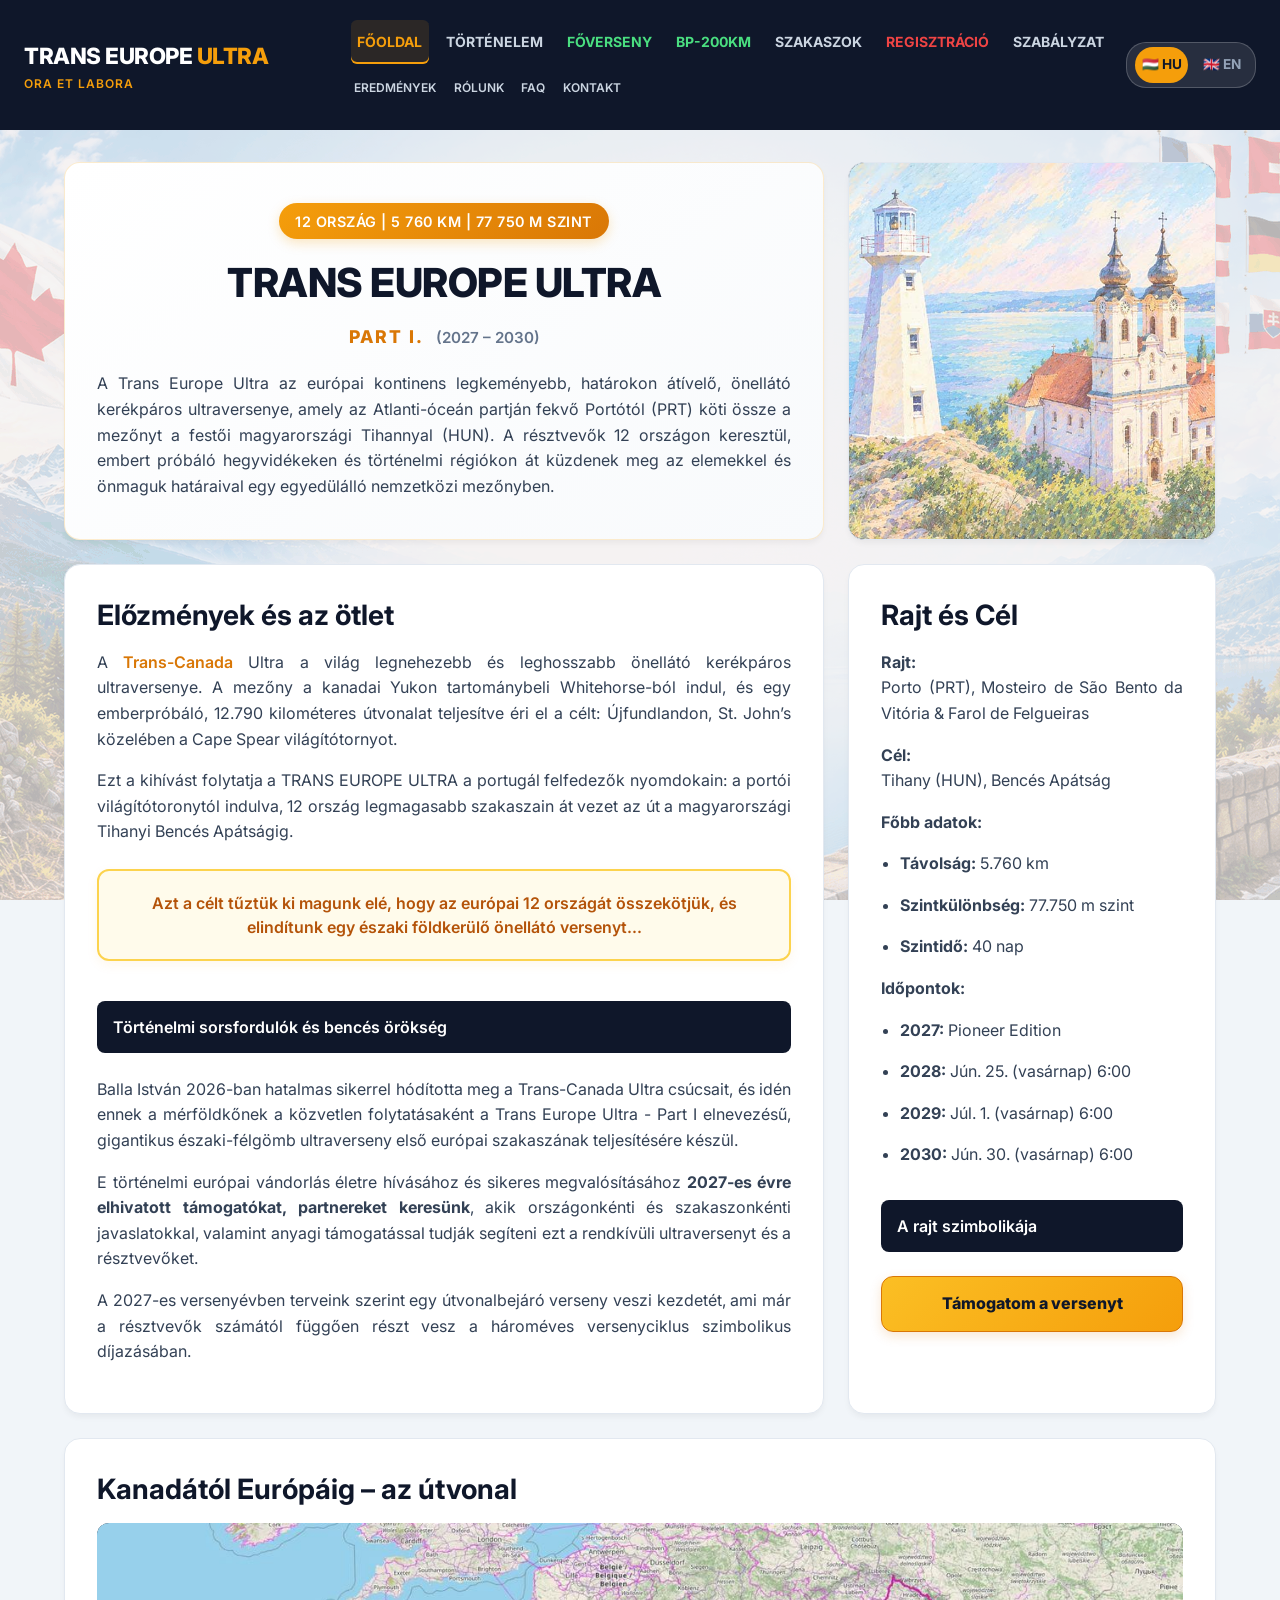
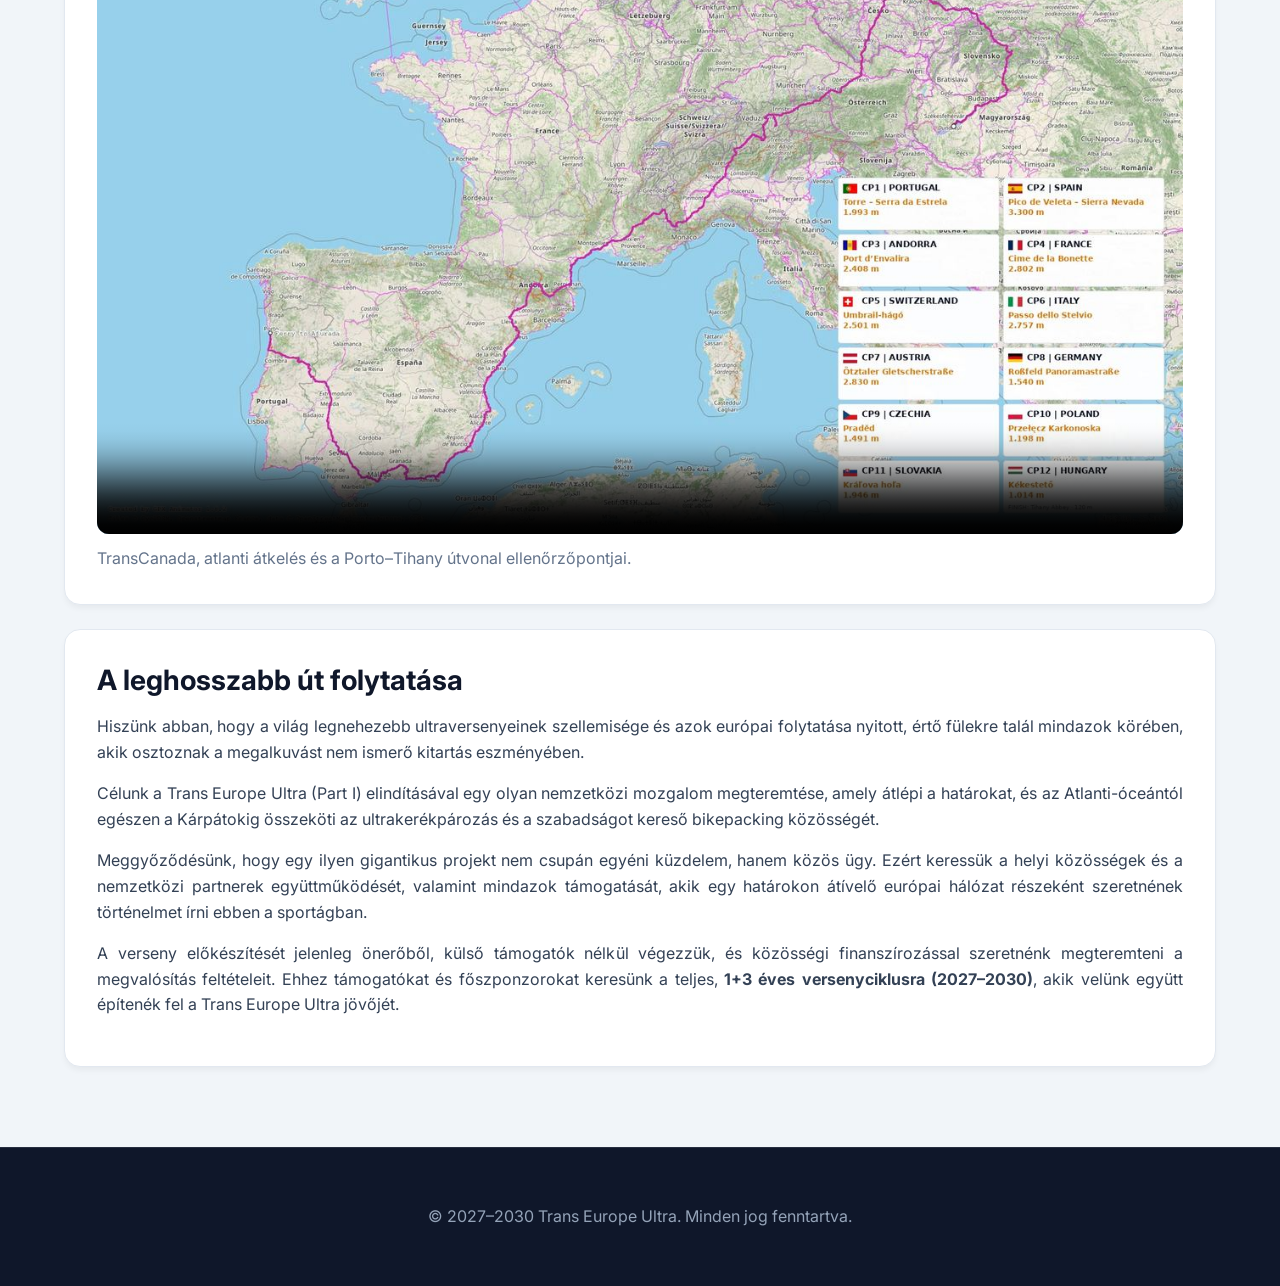
<file: index.html>
<!DOCTYPE html>
<html lang="hu">
<head>
  <meta charset="UTF-8">
  <meta name="viewport" content="width=device-width, initial-scale=1.0">
  <title>Trans Europe Ultra - Főoldal</title>
  <!-- Modern Google Fonts: Inter -->
  <link rel="preconnect" href="https://fonts.googleapis.com">
  <link rel="preconnect" href="https://fonts.gstatic.com" crossorigin>
  <link href="https://fonts.googleapis.com/css2?family=Inter:wght@300;400;500;600;700;800&display=swap" rel="stylesheet">
  
  <link rel="stylesheet" href="style.css">
  <style>
    body {
      font-family: 'Inter', sans-serif;
      text-align: left;
      font-size: 1rem; /* Egységes alap szövegtest méret */
      line-height: 1.6;
      color: #334155;
    }

    /* Egységes szövegtest és címsor méretek */
    p, li, .panel p {
      font-size: 1rem;
      text-align: justify;
      text-justify: inter-word;
      margin-bottom: 1rem;
    }

    h1 {
      font-size: 2.5rem;
      font-weight: 800;
      letter-spacing: -0.5px;
      color: #0f172a;
    }

    h2 {
      font-size: 1.75rem;
      font-weight: 700;
      color: #0f172a;
      margin-top: 0;
      margin-bottom: 1rem;
    }

    @media (max-width: 968px) {
      nav {
        flex-direction: column;
        gap: 1rem;
      }
      .nav-links {
        display: flex;
        flex-wrap: wrap;
        justify-content: center;
        gap: 0.5rem 1rem;
        padding: 0;
      }
    }

    .lang-switcher {
      display: flex;
      gap: 0.5rem;
      align-items: center;
      background: rgba(255, 255, 255, 0.1);
      padding: 0.25rem 0.5rem;
      border-radius: 20px;
      border: 1px solid rgba(255, 255, 255, 0.2);
    }
    .lang-switcher a {
      color: #94a3b8;
      text-decoration: none;
      font-size: 0.85rem;
      font-weight: bold;
      padding: 0.2rem 0.4rem;
      border-radius: 50px;
      transition: all 0.2s;
    }
    .lang-switcher a.active, .lang-switcher a:hover {
      background: #f59e0b;
      color: #0f172a;
    }

    .nav-links a.highlight-green {
      color: #4ade80 !important;
      font-weight: bold;
    }
    .nav-links a.highlight-green:hover {
      color: #86efac !important;
    }

    /* Pirosas kiemelés a regisztráció gombhoz */
    .nav-links a.highlight-red {
      color: #ef4444 !important;
      font-weight: bold;
    }
    .nav-links a.highlight-red:hover {
      color: #f87171 !important;
    }

    .hero-card {
      background: linear-gradient(145deg, #ffffff, #f8fafc);
      border: 1px solid rgba(245, 158, 11, 0.2);
    }
    .hero-badge {
      display: inline-block;
      background: linear-gradient(135deg, #f59e0b, #d97706);
      color: #ffffff;
      padding: 0.4rem 1rem;
      border-radius: 50px;
      font-weight: 600;
      font-size: 0.9rem;
      letter-spacing: 0.5px;
      box-shadow: 0 4px 12px rgba(245, 158, 11, 0.25);
      margin-bottom: 0.75rem;
    }

    /* Képdoboz szöveg nélkül, teljes magasságú kitöltéssel */
    .bento-image-card {
      padding: 0 !important;
      overflow: hidden;
      display: flex;
      flex-direction: column;
      background: #1e293b !important;
    }
    .image-wrapper {
      width: 100%;
      height: 100%;
      min-height: 280px;
      overflow: hidden;
    }
    .bento-image-card img {
      width: 100%;
      height: 100%;
      object-fit: cover;
      display: block;
      transition: transform 0.3s ease;
    }
    .bento-image-card:hover img {
      transform: scale(1.03);
    }

    /* Középre rendezett sárga kiemelt szövegdoboz */
    .highlight-box {
      background: #fffbeb;
      border: 2px solid #fcd34d;
      padding: 1.25rem 1.5rem;
      margin: 1.5rem 0;
      border-radius: 12px;
      text-align: center !important;
      font-weight: 600;
      font-size: 1rem;
      color: #b45309;
      box-shadow: 0 4px 12px rgba(245, 158, 11, 0.08);
      line-height: 1.5;
    }

    /* Külső hivatkozás stílusa a szövegen belül */
    .content-link {
      color: #d97706;
      text-decoration: none;
      font-weight: 600;
      transition: color 0.2s;
    }
    .content-link:hover {
      color: #b45309;
      text-decoration: underline;
    }

    /* Megnövelt, szellősebb lábléc */
    footer {
      padding: 3.5rem 1rem;
      margin-top: 5rem;
      background-color: #0f172a;
      color: #94a3b8;
      text-align: center;
      border-top: 1px solid rgba(255, 255, 255, 0.1);
    }
  </style>
  <link rel="stylesheet" href="responsive.css?v=20260930-bp200km">
  <script src="site.js" defer></script>
  <style id="header-typography">
/* Fő navigáció: nagyobb betűk és színes kiemelések. */
header .site-nav .nav-primary li,
header .site-nav .nav-primary a,
header .site-nav .nav-primary a:is(.active, :hover, :focus, :active) {
  font-size: 14px !important;
  font-weight: 700;
  line-height: 1.4;
  letter-spacing: normal;
}
header .site-nav .nav-primary a {
  padding: .45rem .4rem;
  border-radius: 6px;
  transition: background-color .2s, color .2s;
}
header .site-nav .nav-primary a:hover {
  background: rgba(255, 255, 255, .08);
}
header .site-nav .nav-primary a.active {
  background: rgba(245, 158, 11, .12);
  color: #f59e0b;
  box-shadow: inset 0 -2px #f59e0b;
}
header .site-nav .nav-primary a.highlight-green { color: #4ade80 !important; }
header .site-nav .nav-primary a.highlight-green:hover { background: rgba(74, 222, 128, .10); color: #86efac !important; }
header .site-nav .nav-primary a.highlight-green.active { background: rgba(74, 222, 128, .12); box-shadow: inset 0 -2px #4ade80; }
header .site-nav .nav-primary a.highlight-red { color: #ef4444 !important; }
header .site-nav .nav-primary a.highlight-red:hover { background: rgba(239, 68, 68, .10); color: #f87171 !important; }
header .site-nav .nav-primary a.highlight-red.active { background: rgba(239, 68, 68, .12); box-shadow: inset 0 -2px #ef4444; }
header .site-nav .nav-secondary li,
header .site-nav .nav-secondary a,
header .site-nav .nav-secondary a:is(.active, :hover, :focus, :active) {
  font-size: 12px !important;
  line-height: 1.4;
  letter-spacing: normal;
}
  </style>
  <style>
    .support-action { margin-top: 1.5rem; text-align: center; }
    .support-button {
      display: inline-flex; align-items: center; justify-content: center;
      width: 100%; box-sizing: border-box; padding: .9rem 1rem;
      border: 1px solid #d97706; border-radius: 12px;
      background: linear-gradient(135deg, #fbbf24, #f59e0b);
      color: #0f172a; font: inherit; font-weight: 800; text-decoration: none;
      box-shadow: 0 4px 12px rgba(217, 119, 6, .18);
      transition: background .2s ease, box-shadow .2s ease;
    }
    a.support-button:hover { background: #fbbf24; box-shadow: 0 6px 16px rgba(217, 119, 6, .28); }
    .support-button:focus-visible { outline: 3px solid #0f172a; outline-offset: 4px; }
    .route-video-card { grid-column: 1 / -1; min-width: 0; }
    .route-video-card video {
      display: block;
      width: 100%;
      max-width: 100%;
      height: auto;
      aspect-ratio: 16 / 9;
      object-fit: contain;
      background: #0f172a;
      border-radius: 12px;
      margin-top: 1rem;
    }
    .route-video-card .video-caption { margin: .75rem 0 0; color: #64748b; font-size: .9rem; }
  </style>
</head>
<body>

  <header>
    <nav class="site-nav" aria-label="Fő navigáció">
      <div class="brand">
        <a href="index.html" class="logo">TRANS EUROPE <span>ULTRA</span></a>
        <span class="brand-motto">ORA ET LABORA</span>
      </div>
      <button class="menu-toggle" type="button" aria-controls="site-menu" aria-expanded="false">☰ Menü</button>
      <div class="nav-content" id="site-menu">
        <div class="nav-groups">
          <ul class="nav-links nav-primary">
            <li><a href="index.html" class="active" aria-current="page">FŐOLDAL</a></li>
            <li><a href="tortenelem.html">TÖRTÉNELEM</a></li>
            <li><a href="foverseny.html" class="highlight-green">FŐVERSENY</a></li>
            <li><a href="bikepacking-200.html" class="highlight-green">BP-200KM</a></li>
            <li><a href="szakaszok.html">SZAKASZOK</a></li>
            <li><a href="regisztracio.html" class="highlight-red">REGISZTRÁCIÓ</a></li>
            <li><a href="szabalyzat.html">SZABÁLYZAT</a></li>
          </ul>
          <ul class="nav-links nav-secondary">
            <li><a href="eredmenyek.html">EREDMÉNYEK</a></li>
            <li><a href="rolunk.html">RÓLUNK</a></li>
            <li><a href="faq.html">FAQ</a></li>
            <li><a href="kontakt.html">KONTAKT</a></li>
          </ul>
        </div>
        <div class="lang-switcher" aria-label="Nyelvválasztó">
          <a href="#" class="active" title="Magyar" lang="hu">🇭🇺 HU</a>
          <a href="#" title="English" lang="en">🇬🇧 EN</a>
        </div>
      </div>
    </nav>
  </header>

  <!-- BENTO GRID KEZDETE -->
  <div class="bento-container">

    <!-- 1. HERO / FŐ CÍM (Széles doboz: 2 oszlop) -->
    <div class="bento-card col-span-2 hero-card" style="text-align: center; padding: 2.5rem 2rem;">
      <span class="hero-badge">12 ORSZÁG | 5 760 KM | 77 750 M SZINT</span>
      
      <h1>TRANS EUROPE ULTRA</h1>
      
      <div style="margin-bottom: 1.25rem;">
        <span style="font-size: 1.1rem; font-weight: 800; color: #d97706; letter-spacing: 2px;">PART I.</span>
        <span style="font-weight: 600; color: #64748b; font-size: 0.95rem; margin-left: 0.5rem;">(2027 – 2030)</span>
      </div>

      <p style="max-width: 750px; margin: 0 auto;">
        A Trans Europe Ultra az európai kontinens legkeményebb, határokon átívelő, önellátó kerékpáros ultraversenye, amely az Atlanti-óceán partján fekvő Portótól (PRT) köti össze a mezőnyt a festői magyarországi Tihannyal (HUN). A résztvevők 12 országon keresztül, embert próbáló hegyvidékeken és történelmi régiókon át küzdenek meg az elemekkel és önmaguk határaival egy egyedülálló nemzetközi mezőnyben.
      </p>
    </div>

    <!-- 2. KÉP DOBOZ (1 oszlop) - Szöveg nélkül -->
    <div class="bento-card bento-image-card">
      <div class="image-wrapper">
        <img src="placeholder-hero.jpg" alt="Trans Europe Ultra - Kerékpáros kihívás">
      </div>
    </div>

<!-- 3. ELŐZMÉNYEK ÉS AZ ÖTLET (2 oszlop) -->
    <div class="bento-card col-span-2">
      <h2>Előzmények és az ötlet</h2>
      <p>A <a href="https://transcanadabikerace.com/en/" target="_blank" class="content-link">Trans-Canada</a> Ultra a világ legnehezebb és leghosszabb önellátó kerékpáros ultraversenye. A mezőny a kanadai Yukon tartománybeli Whitehorse-ból indul, és egy emberpróbáló, 12.790 kilométeres útvonalat teljesítve éri el a célt: Újfundlandon, St. John’s közelében a Cape Spear világítótornyot.</p>
      <p>Ezt a kihívást folytatja a TRANS EUROPE ULTRA a portugál felfedezők nyomdokain: a portói világítótoronytól indulva, 12 ország legmagasabb szakaszain át vezet az út a magyarországi Tihanyi Bencés Apátságig.</p>
      
      <!-- Középre rendezett sárga kiemelt szövegdoboz -->
      <div class="highlight-box">
        Azt a célt tűztük ki magunk elé, hogy az európai 12 országát összekötjük, és elindítunk egy északi földkerülő önellátó versenyt...
      </div>

      <button class="accordion-btn">Történelmi sorsfordulók és bencés örökség</button>
      <div class="panel">
        <p>Amikor 1504-ben a portugál tengerészek feltérképezték Újfundland partjait, a mai St. John’s vidékét Terra de Bacalhaos néven jegyezték fel. Az utazás szellemi ívét a bencés örökség keretezi: Portóban a történelmi São Bento kolostorok őrzik a rend atlanti-óceáni jelenlétét, míg a célvonal a Tihanyi Bencés Apátságnál várja a célba érkezőket („Ora et labora”).</p>
      </div>

      <div class="supporter-intro" style="margin-top: 1.5rem;">
        <p>Balla István 2026-ban hatalmas sikerrel hódította meg a Trans-Canada Ultra csúcsait, és idén ennek a mérföldkőnek a közvetlen folytatásaként a Trans Europe Ultra - Part I elnevezésű, gigantikus északi-félgömb ultraverseny első európai szakaszának teljesítésére készül.</p>
        <p>E történelmi európai vándorlás életre hívásához és sikeres megvalósításához <strong>2027-es évre elhivatott támogatókat, partnereket keresünk</strong>, akik országonkénti és szakaszonkénti javaslatokkal, valamint anyagi támogatással tudják segíteni ezt a rendkívüli ultraversenyt és a résztvevőket.</p>
        <p>A 2027-es versenyévben terveink szerint egy útvonalbejáró verseny veszi kezdetét, ami már a résztvevők számától függően részt vesz a hároméves versenyciklus szimbolikus díjazásában.</p>
      </div>
    </div>

    <!-- 4. HELYSZÍNI RAJT ÉS CÉL (1 oszlop) -->
    <div class="bento-card">
      <h2>Rajt és Cél</h2>
      <p><strong>Rajt:</strong><br>Porto (PRT), Mosteiro de São Bento da Vitória & Farol de Felgueiras</p>
      <p><strong>Cél:</strong><br>Tihany (HUN), Bencés Apátság</p>
      
      <p style="margin-top: 1rem;"><strong>Főbb adatok:</strong></p>
      <ul style="padding-left: 1.2rem; margin: 0.5rem 0; text-align: left;">
        <li><strong>Távolság:</strong> 5.760 km</li>
        <li><strong>Szintkülönbség:</strong> 77.750 m szint</li>
        <li><strong>Szintidő:</strong> 40 nap</li>
      </ul>

      <p style="margin-top: 1rem;"><strong>Időpontok:</strong></p>
      <ul style="padding-left: 1.2rem; margin: 0.5rem 0; text-align: left;">
        <li><strong>2027:</strong> Pioneer Edition</li>
        <li><strong>2028:</strong> Jún. 25. (vasárnap) 6:00</li>
        <li><strong>2029:</strong> Júl. 1. (vasárnap) 6:00</li>
        <li><strong>2030:</strong> Jún. 30. (vasárnap) 6:00</li>
      </ul>
      
      <button class="accordion-btn" style="margin-top: 1rem;">A rajt szimbolikája</button>
      <div class="panel">
        <p>A rajt a nyári napforduló és Szent János napja köré fonódik, amikor Porto lakói a Douro folyón ünneplnek.</p>
      </div>
      <div class="support-action">
        <!-- A Stripe-link megadásakor cseréld a gombot erre:
        <a class="support-button" href="STRIPE_LINK" target="_blank" rel="noopener noreferrer">Támogatom a versenyt</a>
        -->
        <button class="support-button" type="button" disabled>Támogatom a versenyt</button>
      </div>
    </div>

    <!-- KÜLÖN VIDEÓDOBOZ -->
    <section class="bento-card route-video-card" aria-labelledby="route-video-title">
      <h2 id="route-video-title">Kanadától Európáig – az útvonal</h2>
      <video poster="route-video-poster.jpg" controls playsinline aria-label="TransCanada és Trans Europe Ultra útvonalanimáció" preload="none">
        <source src="Trans_Europe_Ultra_V7_Smooth_Zoom.mp4" type="video/mp4">
        A böngésződ nem támogatja a videólejátszást.
        <a href="Trans_Europe_Ultra_V7_Smooth_Zoom.mp4">A videó letöltése</a>
      </video>
      <p class="video-caption">TransCanada, atlanti átkelés és a Porto–Tihany útvonal ellenőrzőpontjai.</p>
    </section>

    <section class="bento-card" style="grid-column: 1 / -1;" aria-labelledby="support-vision-title">
      <h2 id="support-vision-title">A leghosszabb út folytatása</h2>
      <p>Hiszünk abban, hogy a világ legnehezebb ultraversenyeinek szellemisége és azok európai folytatása nyitott, értő fülekre talál mindazok körében, akik osztoznak a megalkuvást nem ismerő kitartás eszményében.</p>
      <p>Célunk a Trans Europe Ultra (Part I) elindításával egy olyan nemzetközi mozgalom megteremtése, amely átlépi a határokat, és az Atlanti-óceántól egészen a Kárpátokig összeköti az ultrakerékpározás és a szabadságot kereső bikepacking közösségét.</p>
      <p>Meggyőződésünk, hogy egy ilyen gigantikus projekt nem csupán egyéni küzdelem, hanem közös ügy. Ezért keressük a helyi közösségek és a nemzetközi partnerek együttműködését, valamint mindazok támogatását, akik egy határokon átívelő európai hálózat részeként szeretnének történelmet írni ebben a sportágban.</p>
      <p>A verseny előkészítését jelenleg önerőből, külső támogatók nélkül végezzük, és közösségi finanszírozással szeretnénk megteremteni a megvalósítás feltételeit. Ehhez támogatókat és főszponzorokat keresünk a teljes, <strong>1+3 éves versenyciklusra (2027–2030)</strong>, akik velünk együtt építenék fel a Trans Europe Ultra jövőjét.</p>
    </section>

  </div>
  <!-- BENTO GRID VÉGE -->

  <footer>
    <p>&copy; 2027–2030 Trans Europe Ultra. Minden jog fenntartva.</p>
  </footer>

  
</body>
</html>
</file>
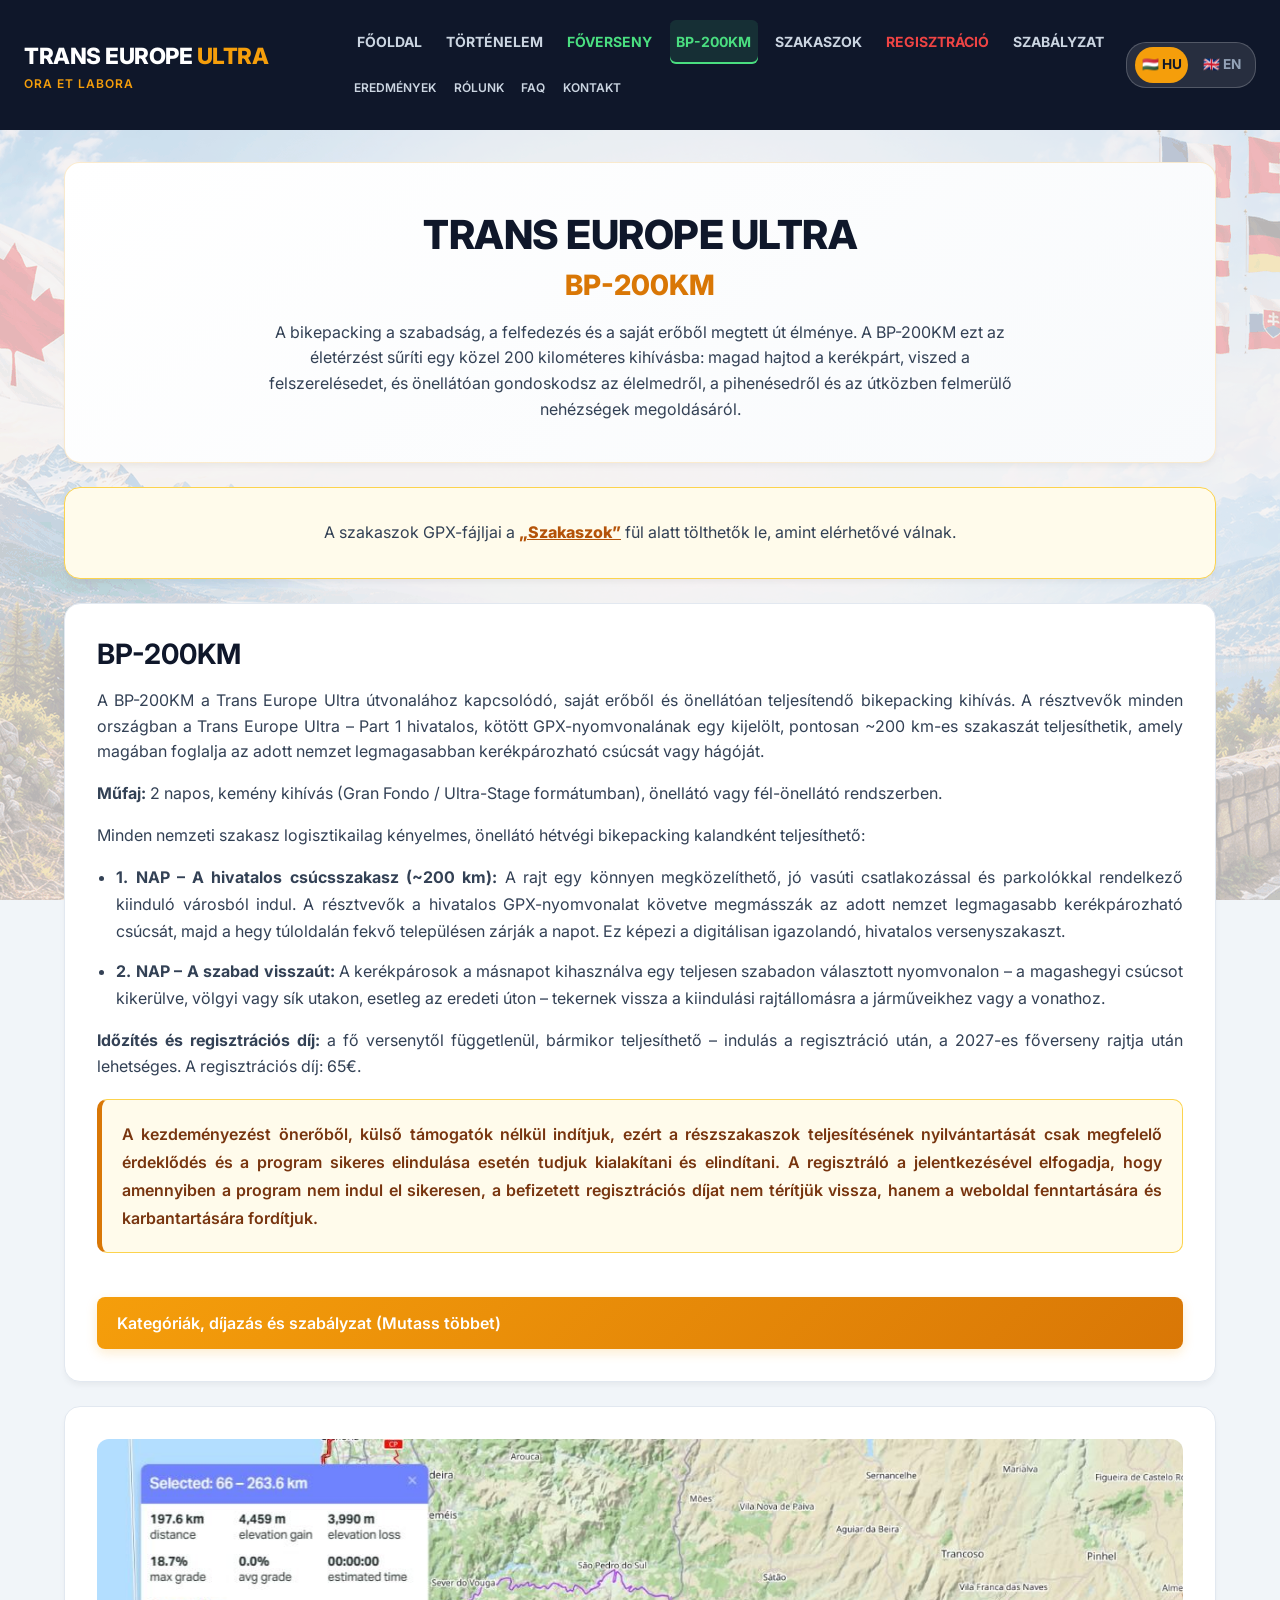
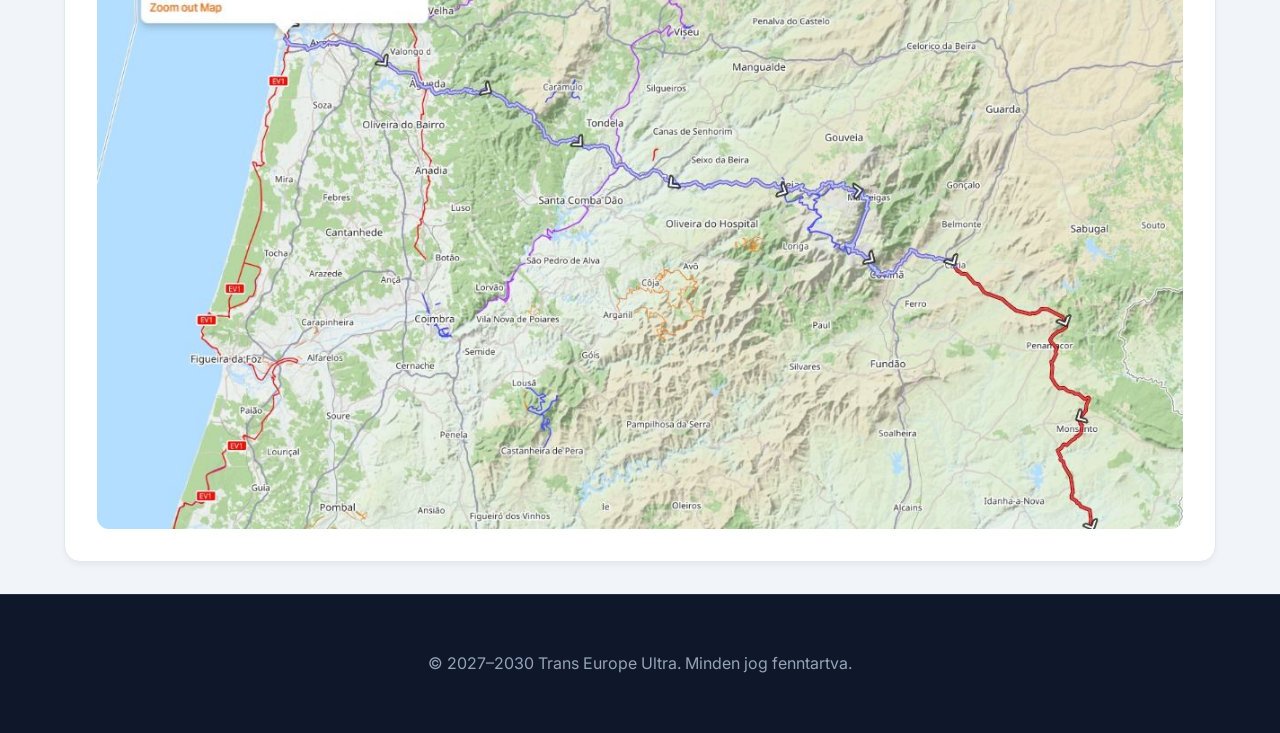
<file: bikepacking-200.html>
<!DOCTYPE html>
<html lang="hu">
<head>
  <meta charset="UTF-8">
  <meta name="viewport" content="width=device-width, initial-scale=1.0">
  <title>Trans Europe Ultra - BP-200KM</title>
  <!-- Modern Google Fonts: Inter -->
  <link rel="preconnect" href="https://fonts.googleapis.com">
  <link rel="preconnect" href="https://fonts.gstatic.com" crossorigin>
  <link href="https://fonts.googleapis.com/css2?family=Inter:wght@300;400;500;600;700;800&display=swap" rel="stylesheet">
  
  <link rel="stylesheet" href="style.css">
  <style>
    body {
      font-family: 'Inter', sans-serif;
      text-align: left;
    }

    /* Alapértelmezett sorkizárás a bekezdésekre */
    p, .bento-card p:not(.highlight-box) {
      text-align: justify;
      text-justify: inter-word;
    }

    /* Reszponzív navigáció */
    @media (max-width: 968px) {
      nav {
        flex-direction: column;
        gap: 1rem;
      }
      .nav-links {
        display: flex;
        flex-wrap: wrap;
        justify-content: center;
        gap: 0.5rem 1rem;
        padding: 0;
      }
    }

    .lang-switcher {
      display: flex;
      gap: 0.5rem;
      align-items: center;
      background: rgba(255, 255, 255, 0.1);
      padding: 0.25rem 0.5rem;
      border-radius: 20px;
      border: 1px solid rgba(255, 255, 255, 0.2);
    }
    .lang-switcher a {
      color: #94a3b8;
      text-decoration: none;
      font-size: 0.85rem;
      font-weight: bold;
      padding: 0.2rem 0.4rem;
      border-radius: 50px;
      transition: all 0.2s;
    }
    .lang-switcher a.active, .lang-switcher a:hover {
      background: #f59e0b;
      color: #0f172a;
    }

    .nav-links a.highlight-green {
      color: #4ade80 !important;
      font-weight: bold;
    }
    .nav-links a.highlight-green:hover {
      color: #86efac !important;
    }

    /* Pirosas kiemelés a regisztráció gombhoz */
    .nav-links a.highlight-red {
      color: #ef4444 !important;
      font-weight: bold;
    }
    .nav-links a.highlight-red:hover {
      color: #f87171 !important;
    }

    .hero-card {
      background: linear-gradient(145deg, #ffffff, #f8fafc);
      border: 1px solid rgba(245, 158, 11, 0.2);
    }
    .hero-badge {
      display: inline-block;
      background: linear-gradient(135deg, #f59e0b, #d97706);
      color: #ffffff;
      padding: 0.4rem 1rem;
      border-radius: 50px;
      font-weight: 600;
      font-size: 0.9rem;
      letter-spacing: 0.5px;
      box-shadow: 0 4px 12px rgba(245, 158, 11, 0.25);
      margin-bottom: 0.75rem;
    }

    /* Táblázat stílus a bento kártyákhoz igazítva */
    table.challenge-table {
      width: 100%;
      border-collapse: collapse;
      margin-top: 1rem;
      color: #0f172a;
      background: #ffffff;
      border-radius: 8px;
      overflow: hidden;
      box-shadow: 0 2px 6px rgba(0,0,0,0.05);
    }
    table.challenge-table th, table.challenge-table td {
      border: 1px solid #e2e8f0;
      padding: 0.85rem;
      text-align: left;
      font-size: 0.95rem;
    }
    table.challenge-table th {
      background: #0f172a;
      color: #f59e0b;
      font-weight: 600;
    }
    table.challenge-table tr:nth-child(even) {
      background: #f8fafc;
    }

    /* Harmonika (Accordion) gomb stílusa */
    .accordion-btn {
      background: linear-gradient(135deg, #f59e0b, #d97706);
      color: white;
      cursor: pointer;
      padding: 1rem 1.25rem;
      width: 100%;
      border: none;
      text-align: left;
      outline: none;
      font-size: 1rem;
      font-weight: 600;
      border-radius: 8px;
      margin-top: 1.5rem;
      transition: background 0.3s;
      box-shadow: 0 4px 12px rgba(245, 158, 11, 0.2);
    }
    .accordion-btn:hover, .accordion-btn.active {
      background: linear-gradient(135deg, #d97706, #b45309);
    }
    .panel {
      padding: 0 0.5rem;
      display: none;
      overflow: hidden;
      margin-top: 1rem;
    }

    footer {
      padding: 3.5rem 1rem;
      margin-top: 5rem;
      background-color: #0f172a;
      color: #94a3b8;
      text-align: center;
      border-top: 1px solid rgba(255, 255, 255, 0.1);
    }

    html { min-height: 100%; }
    body { min-height: 100vh; margin: 0; padding-bottom: 0; display: flex; flex-direction: column; }
    body > header, body > .bento-container { flex-shrink: 0; }
    body > footer { margin-top: auto; margin-bottom: 0; flex-shrink: 0; }
    .stage-download-notice { grid-column: 1 / -1; background: #fffbeb; border: 1px solid #fcd34d; }
    .bento-card.stage-download-notice p { margin: 0; text-align: center !important; }
    .stage-download-notice a { color: #b45309; font-weight: 800; text-decoration: underline; }

    .bento-card p.registration-notice {
      background: #fffbeb; border: 1px solid #fcd34d; border-left: 5px solid #d97706;
      border-radius: 10px; padding: 1.25rem; margin: 1.25rem 0;
      color: #78350f; font-weight: 600; line-height: 1.75;
    }
    .bp-image-placeholder {
      min-height: 240px; display: flex; align-items: center; justify-content: center;
      background: #ffffff; border: 1px solid #e2e8f0;
    }
    .bp-image-placeholder p { margin: 0; text-align: center; color: #64748b; }
  </style>
  <link rel="stylesheet" href="responsive.css?v=20260930-bp200km">
  <script src="site.js" defer></script>
  <style id="header-typography">
/* Fő navigáció: nagyobb betűk és színes kiemelések. */
header .site-nav .nav-primary li,
header .site-nav .nav-primary a,
header .site-nav .nav-primary a:is(.active, :hover, :focus, :active) {
  font-size: 14px !important;
  font-weight: 700;
  line-height: 1.4;
  letter-spacing: normal;
}
header .site-nav .nav-primary a {
  padding: .45rem .4rem;
  border-radius: 6px;
  transition: background-color .2s, color .2s;
}
header .site-nav .nav-primary a:hover {
  background: rgba(255, 255, 255, .08);
}
header .site-nav .nav-primary a.active {
  background: rgba(245, 158, 11, .12);
  color: #f59e0b;
  box-shadow: inset 0 -2px #f59e0b;
}
header .site-nav .nav-primary a.highlight-green { color: #4ade80 !important; }
header .site-nav .nav-primary a.highlight-green:hover { background: rgba(74, 222, 128, .10); color: #86efac !important; }
header .site-nav .nav-primary a.highlight-green.active { background: rgba(74, 222, 128, .12); box-shadow: inset 0 -2px #4ade80; }
header .site-nav .nav-primary a.highlight-red { color: #ef4444 !important; }
header .site-nav .nav-primary a.highlight-red:hover { background: rgba(239, 68, 68, .10); color: #f87171 !important; }
header .site-nav .nav-primary a.highlight-red.active { background: rgba(239, 68, 68, .12); box-shadow: inset 0 -2px #ef4444; }
header .site-nav .nav-secondary li,
header .site-nav .nav-secondary a,
header .site-nav .nav-secondary a:is(.active, :hover, :focus, :active) {
  font-size: 12px !important;
  line-height: 1.4;
  letter-spacing: normal;
}
  </style>
</head>
<body>

  <header>
    <nav class="site-nav" aria-label="Fő navigáció">
      <div class="brand">
        <a href="index.html" class="logo">TRANS EUROPE <span>ULTRA</span></a>
        <span class="brand-motto">ORA ET LABORA</span>
      </div>
      <button class="menu-toggle" type="button" aria-controls="site-menu" aria-expanded="false">☰ Menü</button>
      <div class="nav-content" id="site-menu">
        <div class="nav-groups">
          <ul class="nav-links nav-primary">
            <li><a href="index.html">FŐOLDAL</a></li>
            <li><a href="tortenelem.html">TÖRTÉNELEM</a></li>
            <li><a href="foverseny.html" class="highlight-green">FŐVERSENY</a></li>
            <li><a href="bikepacking-200.html" class="highlight-green active" aria-current="page">BP-200KM</a></li>
            <li><a href="szakaszok.html">SZAKASZOK</a></li>
            <li><a href="regisztracio.html" class="highlight-red">REGISZTRÁCIÓ</a></li>
            <li><a href="szabalyzat.html">SZABÁLYZAT</a></li>
          </ul>
          <ul class="nav-links nav-secondary">
            <li><a href="eredmenyek.html">EREDMÉNYEK</a></li>
            <li><a href="rolunk.html">RÓLUNK</a></li>
            <li><a href="faq.html">FAQ</a></li>
            <li><a href="kontakt.html">KONTAKT</a></li>
          </ul>
        </div>
        <div class="lang-switcher" aria-label="Nyelvválasztó">
          <a href="#" class="active" title="Magyar" lang="hu">🇭🇺 HU</a>
          <a href="#" title="English" lang="en">🇬🇧 EN</a>
        </div>
      </div>
    </nav>
  </header>

  <!-- BENTO GRID KEZDETE -->
  <div class="bento-container">

    <!-- HERO / FŐ CÍM -->
    <div class="bento-card col-span-2 hero-card" style="text-align: center; padding: 2.5rem 2rem;">
      <h1 style="font-size: 2.5rem; font-weight: 800; letter-spacing: -0.5px; margin: 0.5rem 0; color: #0f172a;">TRANS EUROPE ULTRA</h1>
      <h2 style="font-size: 1.75rem; font-weight: 800; margin: 0 0 1rem; color: #d97706;">BP-200KM</h2>
      <p style="font-size: 1.05rem; color: #334155; max-width: 750px; margin: 0 auto; text-align: center; line-height: 1.6;">
        A bikepacking a szabadság, a felfedezés és a saját erőből megtett út élménye. A BP-200KM ezt az életérzést sűríti egy közel 200 kilométeres kihívásba: magad hajtod a kerékpárt, viszed a felszerelésedet, és önellátóan gondoskodsz az élelmedről, a pihenésedről és az útközben felmerülő nehézségek megoldásáról.
      </p>
    </div>

    <div class="bento-card col-span-2 stage-download-notice">
      <p>A szakaszok GPX-fájljai a <a href="szakaszok.html">„Szakaszok”</a> fül alatt tölthetők le, amint elérhetővé válnak.</p>
    </div>

    <!-- BP-200KM KIHÍVÁS -->
    <div class="bento-card col-span-2">
      <h2 style="color: #0f172a; font-weight: 700; margin-top: 0;">BP-200KM</h2>
      <p>A BP-200KM a Trans Europe Ultra útvonalához kapcsolódó, saját erőből és önellátóan teljesítendő bikepacking kihívás. A résztvevők minden országban a Trans Europe Ultra – Part 1 hivatalos, kötött GPX-nyomvonalának egy kijelölt, pontosan ~200 km-es szakaszát teljesíthetik, amely magában foglalja az adott nemzet legmagasabban kerékpározható csúcsát vagy hágóját.</p>
      <p style="margin-top: 0.75rem;"><strong>Műfaj:</strong> 2 napos, kemény kihívás (Gran Fondo / Ultra-Stage formátumban), önellátó vagy fél-önellátó rendszerben.</p>
      <p style="margin-top: 0.75rem;">Minden nemzeti szakasz logisztikailag kényelmes, önellátó hétvégi bikepacking kalandként teljesíthető:</p>
      
      <ul style="margin-top: 1rem; padding-left: 1.2rem; line-height: 1.7;">
        <li style="margin-bottom: 0.75rem;"><strong>1. NAP – A hivatalos csúcsszakasz (~200 km):</strong> A rajt egy könnyen megközelíthető, jó vasúti csatlakozással és parkolókkal rendelkező kiinduló városból indul. A résztvevők a hivatalos GPX-nyomvonalat követve megmásszák az adott nemzet legmagasabb kerékpározható csúcsát, majd a hegy túloldalán fekvő településen zárják a napot. Ez képezi a digitálisan igazolandó, hivatalos versenyszakaszt.</li>
        <li><strong>2. NAP – A szabad visszaút:</strong> A kerékpárosok a másnapot kihasználva egy teljesen szabadon választott nyomvonalon – a magashegyi csúcsot kikerülve, völgyi vagy sík utakon, esetleg az eredeti úton – tekernek vissza a kiindulási rajtállomásra a járműveikhez vagy a vonathoz.</li>
      </ul>
      
      <p style="margin-top: 1rem;"><strong>Időzítés és regisztrációs díj:</strong> a fő versenytől függetlenül, bármikor teljesíthető – indulás a regisztráció után, a 2027-es főverseny rajtja után lehetséges. A regisztrációs díj: 65€.</p>
      <p class="registration-notice">A kezdeményezést önerőből, külső támogatók nélkül indítjuk, ezért a részszakaszok teljesítésének nyilvántartását csak megfelelő érdeklődés és a program sikeres elindulása esetén tudjuk kialakítani és elindítani. A regisztráló a jelentkezésével elfogadja, hogy amennyiben a program nem indul el sikeresen, a befizetett regisztrációs díjat nem térítjük vissza, hanem a weboldal fenntartására és karbantartására fordítjuk.</p>

      <button class="accordion-btn">Kategóriák, díjazás és szabályzat (Mutass többet)</button>
      <div class="panel">
        <h3 style="color: #d97706; margin-top: 1.5rem; font-size: 1.15rem;">Kategóriák és bélyegzőkönyv (Stage Passport):</h3>
        <ul style="margin-top: 0.5rem; padding-left: 1.2rem; line-height: 1.7;">
          <li><strong>Single Stage Finisher:</strong> A versenyző kiválaszt egyetlen országot (pl. a magyar, osztrák vagy spanyol 200 km-t) és azt teljesíti.</li>
          <li><strong>National Collector:</strong> A kerékpáros az évek során összegyűjtheti mind a 12 ország 200 km-es „királyi szakaszát”. A teljesítésről minden szakasz után hivatalos oklevelet és fém pecsétet kap a nyomtatott útkönyvébe (Stage Passport).</li>
          <li><strong>TEU-C 200 Grandmaster:</strong> Aki 3+1 éven belül mind a 12 nemzeti szakaszt teljesíti, megkapja a főversennyel egyenértékű Grandmaster elismerést.</li>
        </ul>

        <h3 style="color: #d97706; margin-top: 1.5rem; font-size: 1.15rem;">Teljesített szakaszok és díjazás:</h3>
        <div style="overflow-x: auto;">
          <div class="table-scroll" tabindex="0" role="region" aria-label="Görgethető táblázat"><table class="challenge-table">
            <thead>
              <tr>
                <th>Teljesített szakaszok</th>
                <th>Fokozat / titulus</th>
                <th>Fizikai díj és elismerés</th>
              </tr>
            </thead>
            <tbody>
              <tr>
                <td>1 szakasz (~200 km)</td>
                <td>Stage Finisher</td>
                <td>Névre szóló oklevél</td>
              </tr>
              <tr>
                <td>3 szakasz (~600 km)</td>
                <td>TEU Trilogy Finisher (Bronz)</td>
                <td>Bronz Trilogy érem, szőtt mez-felvarró, „3-Star” Passport-pecsét</td>
              </tr>
              <tr>
                <td>6 szakasz (~1.200 km)</td>
                <td>Half-Way Climber (Ezüst)</td>
                <td>Ezüst érem, egyedi TEU Challenge kerékpáros mez (limitált kiadás)</td>
              </tr>
              <tr>
                <td>9 szakasz (~1.800 km)</td>
                <td>Master Explorer (Arany)</td>
                <td>Arany érem, + VIP rajtjogosultság</td>
              </tr>
              <tr>
                <td>12 szakasz (~2.400 km)</td>
                <td>TEU Grandmaster (Gyémánt)</td>
                <td>A főversennyel egyenértékű Grandmaster trófea, örökös rajtszám-visszavonás és ingyenes nevezés a főversenyre</td>
              </tr>
            </tbody>
          </table></div>
        </div>

        <h3 style="color: #d97706; margin-top: 1.5rem; font-size: 1.15rem;">BP-200KM – Regisztráció és teljesítési szabályzat</h3>
        <ol style="margin-top: 0.5rem; padding-left: 1.2rem; line-height: 1.7;">
          <li style="margin-bottom: 0.75rem;"><strong>A 1+3 éves regisztrációs modell (2027–2030):</strong> Egyetlen regisztráció (65€) = 4 szezonos jogosultság. A kerékpáros egyetlen nevezéssel kiváltja a Digital Stage Passport-ot, amely a 2027-es Pioneer (Úttörő) évben indul, és további 3 éven át (2028, 2029, 2030) érvényes. Rugalmas időbeosztás: 4 teljes szezon áll rendelkezésre a saját tempóban, tetszőleges sorrendben történő teljesítéshez.</li>
          <li><strong>Önbevallásos igazolási rendszer (Honor System):</strong> Bürokráciamentes, digitális igazolás a kerékpáros közösségi platformokon keresztül. Egyéni teljesítés a megadott időablakban. Beküldés: Strava hivatkozás, Garmin Connect / Komoot link vagy a letöltött GPX fájl feltöltése az online profilra. Jóváhagyás: a szervezők ellenőrzik a nyomvonal egyezőségét és az adott nemzeti csúcs érintését, ezt követően a szakasz „TELJESÍTVE” státuszt kap a digitális útlevélben.</li>
        </ol>
      </div>
    </div>

    <!-- Kép feltöltésekor a helyőrző szöveg helyére img elem kerülhet. -->
    <div class="bento-card col-span-2 bp-image-placeholder" aria-label="Bikepacking kép helye">
      <img src="bikepacking.jpg" alt="Bikepacking kaland" style="display: block; width: 100%; height: auto; border-radius: 12px;" loading="lazy">
    </div>


</div>
  <!-- BENTO GRID VÉGE -->

  <footer>
    <p>&copy; 2027–2030 Trans Europe Ultra. Minden jog fenntartva.</p>
  </footer>

  
</body>
</html>
</file>
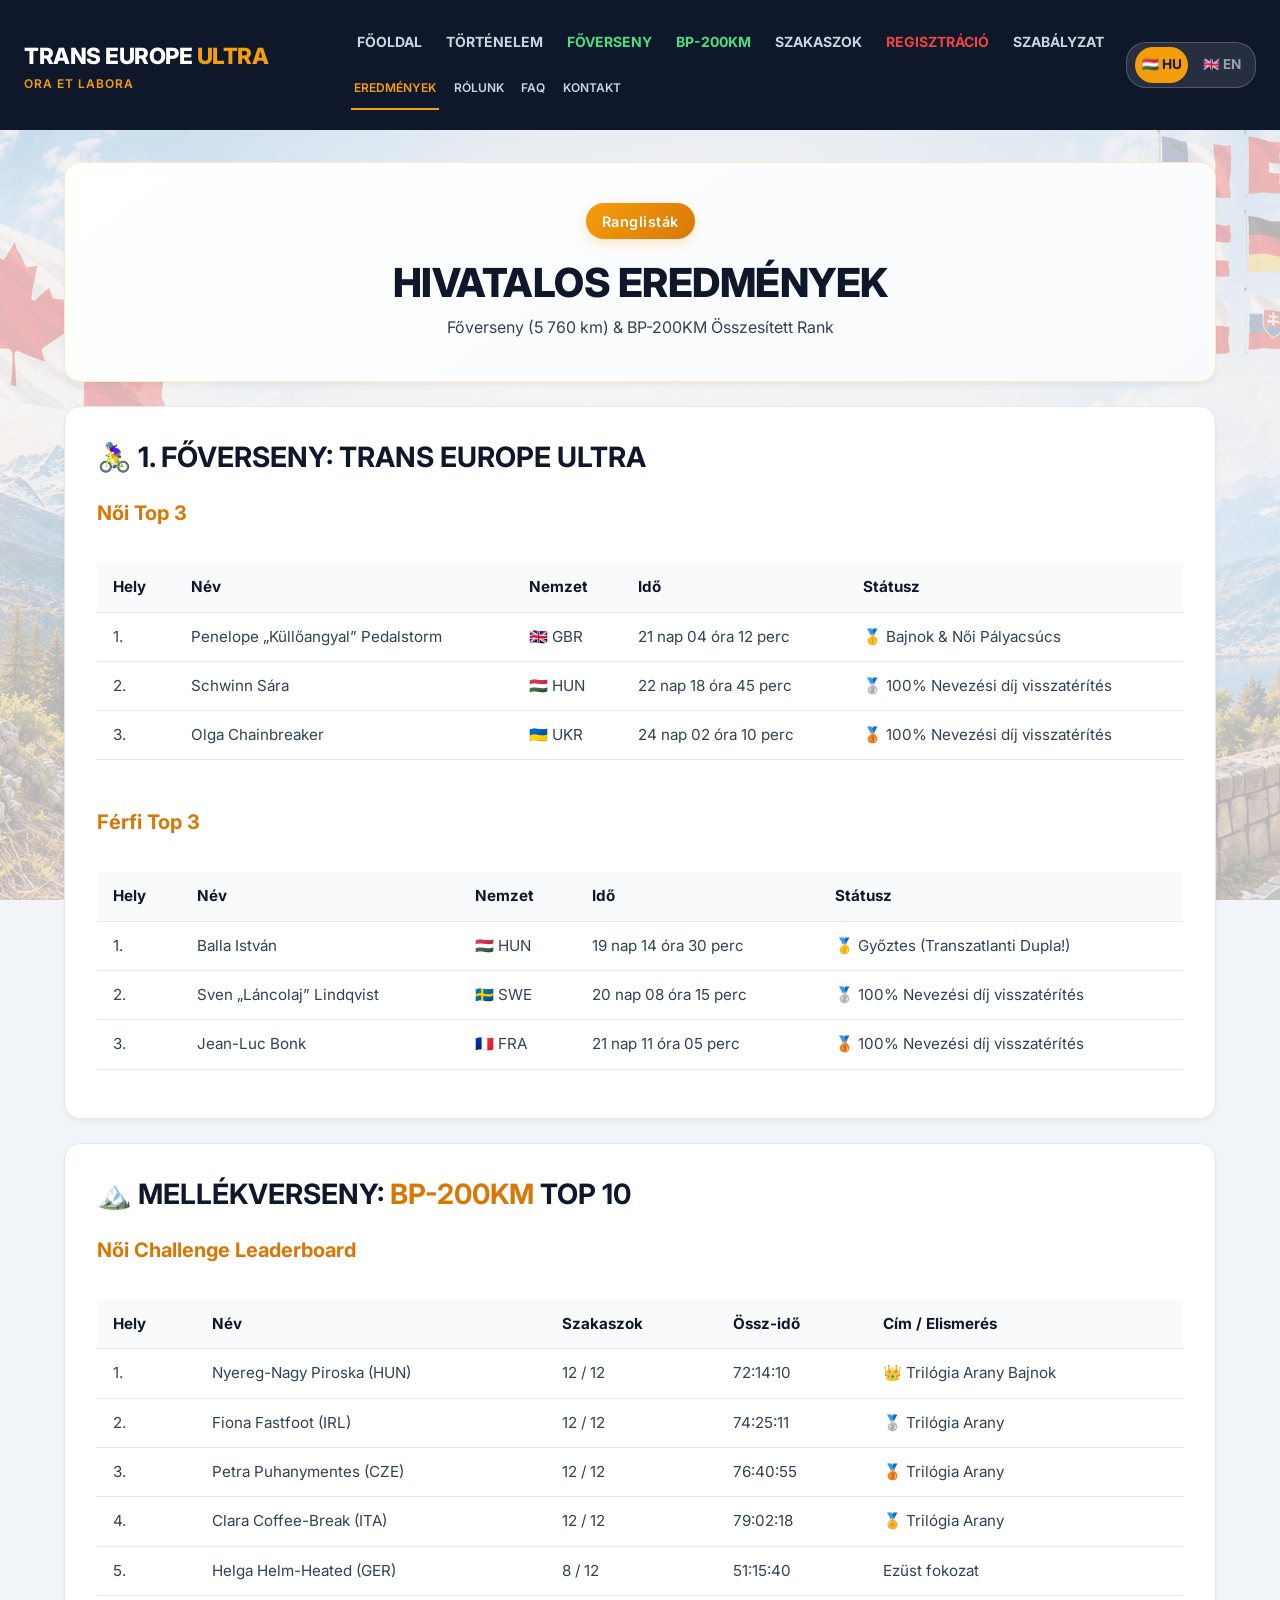
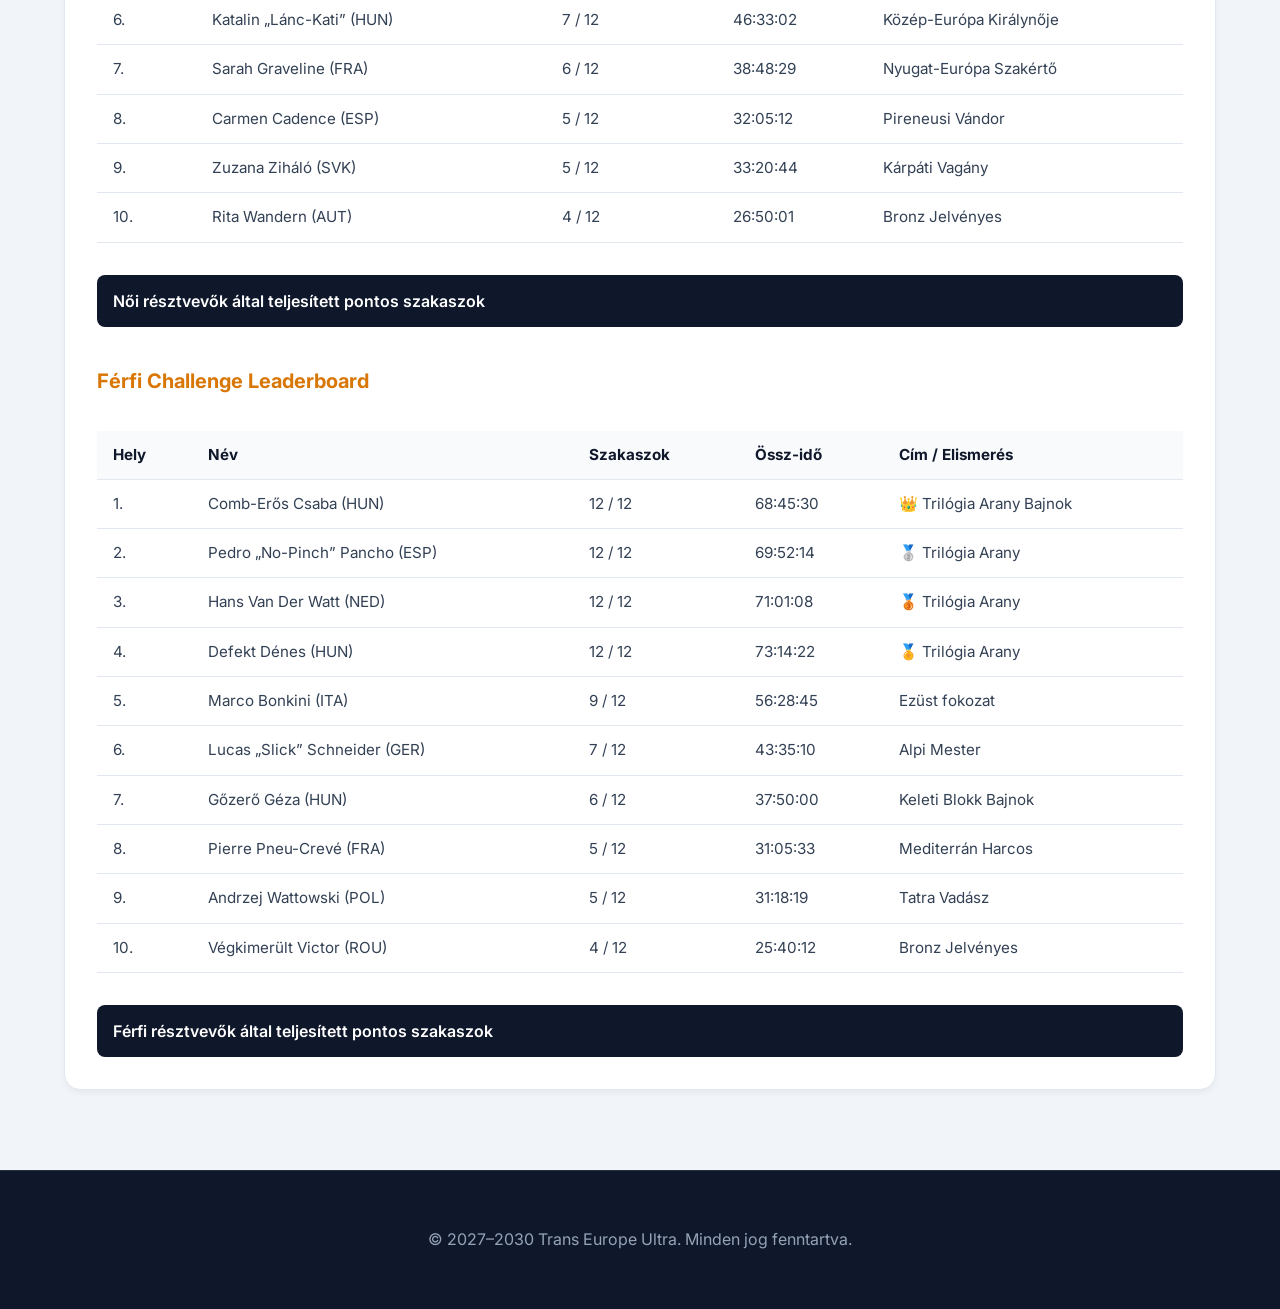
<file: eredmenyek.html>
<!DOCTYPE html>
<html lang="hu">
<head>
  <meta charset="UTF-8">
  <meta name="viewport" content="width=device-width, initial-scale=1.0">
  <title>Trans Europe Ultra - Eredmények</title>
  <!-- Modern Google Fonts: Inter -->
  <link rel="preconnect" href="https://fonts.googleapis.com">
  <link rel="preconnect" href="https://fonts.gstatic.com" crossorigin>
  <link href="https://fonts.googleapis.com/css2?family=Inter:wght@300;400;500;600;700;800&display=swap" rel="stylesheet">
  
  <link rel="stylesheet" href="style.css">
  <style>
    body {
      font-family: 'Inter', sans-serif;
      text-align: left;
    }

    /* Alapértelmezett sorkizárás a bekezdésekre */
    p, .bento-card p:not(.highlight-box) {
      text-align: justify;
      text-justify: inter-word;
    }

    /* Reszponzív navigáció */
    @media (max-width: 968px) {
      nav {
        flex-direction: column;
        gap: 1rem;
      }
      .nav-links {
        display: flex;
        flex-wrap: wrap;
        justify-content: center;
        gap: 0.5rem 1rem;
        padding: 0;
      }
    }

    .lang-switcher {
      display: flex;
      gap: 0.5rem;
      align-items: center;
      background: rgba(255, 255, 255, 0.1);
      padding: 0.25rem 0.5rem;
      border-radius: 20px;
      border: 1px solid rgba(255, 255, 255, 0.2);
    }
    .lang-switcher a {
      color: #94a3b8;
      text-decoration: none;
      font-size: 0.85rem;
      font-weight: bold;
      padding: 0.2rem 0.4rem;
      border-radius: 50px;
      transition: all 0.2s;
    }
    .lang-switcher a.active, .lang-switcher a:hover {
      background: #f59e0b;
      color: #0f172a;
    }

    .nav-links a.highlight-green {
      color: #4ade80 !important;
      font-weight: bold;
    }
    .nav-links a.highlight-green:hover {
      color: #86efac !important;
    }

    /* Pirosas kiemelés a regisztráció gombhoz */
    .nav-links a.highlight-red {
      color: #ef4444 !important;
      font-weight: bold;
    }
    .nav-links a.highlight-red:hover {
      color: #f87171 !important;
    }

    .hero-card {
      background: linear-gradient(145deg, #ffffff, #f8fafc);
      border: 1px solid rgba(245, 158, 11, 0.2);
    }
    .hero-badge {
      display: inline-block;
      background: linear-gradient(135deg, #f59e0b, #d97706);
      color: #ffffff;
      padding: 0.4rem 1rem;
      border-radius: 50px;
      font-weight: 600;
      font-size: 0.9rem;
      letter-spacing: 0.5px;
      box-shadow: 0 4px 12px rgba(245, 158, 11, 0.25);
      margin-bottom: 0.75rem;
    }

    /* Sárga kiemelések a szövegekben (kivéve a felső boxot) */
    .yellow-highlight {
      color: #d97706;
      font-weight: 700;
    }

    /* Táblázatok modernizálása a bento dizájnhoz */
    table {
      width: 100%;
      border-collapse: collapse;
      margin: 1rem 0;
      font-size: 0.95rem;
    }
    th, td {
      padding: 0.75rem 1rem;
      text-align: left;
      border-bottom: 1px solid #e2e8f0;
    }
    th {
      background-color: #f8fafc;
      color: #0f172a;
      font-weight: 700;
    }
    tr:hover {
      background-color: #f1f5f9;
    }

    /* Harmonika stílus */
    .accordion-btn {
      background-color: #0f172a;
      color: white;
      cursor: pointer;
      padding: 1rem;
      width: 100%;
      border: none;
      text-align: left;
      outline: none;
      font-size: 1rem;
      font-weight: 600;
      border-radius: 8px;
      transition: 0.3s;
      margin-top: 1rem;
    }
    .accordion-btn.active, .accordion-btn:hover {
      background-color: #1e293b;
    }
    .panel {
      padding: 0 1rem;
      display: none;
      background-color: #f8fafc;
      overflow: hidden;
      border-radius: 0 0 8px 8px;
      border: 1px solid #e2e8f0;
      border-top: none;
    }
    .panel ul {
      padding: 1rem 0 1rem 1.5rem;
      margin: 0;
    }
    .panel li {
      margin-bottom: 0.5rem;
    }

    footer {
      padding: 3.5rem 1rem;
      margin-top: 5rem;
      background-color: #0f172a;
      color: #94a3b8;
      text-align: center;
      border-top: 1px solid rgba(255, 255, 255, 0.1);
    }
  </style>
  <link rel="stylesheet" href="responsive.css?v=20260930-bp200km">
  <script src="site.js" defer></script>
  <style id="header-typography">
/* Fő navigáció: nagyobb betűk és színes kiemelések. */
header .site-nav .nav-primary li,
header .site-nav .nav-primary a,
header .site-nav .nav-primary a:is(.active, :hover, :focus, :active) {
  font-size: 14px !important;
  font-weight: 700;
  line-height: 1.4;
  letter-spacing: normal;
}
header .site-nav .nav-primary a {
  padding: .45rem .4rem;
  border-radius: 6px;
  transition: background-color .2s, color .2s;
}
header .site-nav .nav-primary a:hover {
  background: rgba(255, 255, 255, .08);
}
header .site-nav .nav-primary a.active {
  background: rgba(245, 158, 11, .12);
  color: #f59e0b;
  box-shadow: inset 0 -2px #f59e0b;
}
header .site-nav .nav-primary a.highlight-green { color: #4ade80 !important; }
header .site-nav .nav-primary a.highlight-green:hover { background: rgba(74, 222, 128, .10); color: #86efac !important; }
header .site-nav .nav-primary a.highlight-green.active { background: rgba(74, 222, 128, .12); box-shadow: inset 0 -2px #4ade80; }
header .site-nav .nav-primary a.highlight-red { color: #ef4444 !important; }
header .site-nav .nav-primary a.highlight-red:hover { background: rgba(239, 68, 68, .10); color: #f87171 !important; }
header .site-nav .nav-primary a.highlight-red.active { background: rgba(239, 68, 68, .12); box-shadow: inset 0 -2px #ef4444; }
header .site-nav .nav-secondary li,
header .site-nav .nav-secondary a,
header .site-nav .nav-secondary a:is(.active, :hover, :focus, :active) {
  font-size: 12px !important;
  line-height: 1.4;
  letter-spacing: normal;
}
  </style>
</head>
<body>

  <header>
    <nav class="site-nav" aria-label="Fő navigáció">
      <div class="brand">
        <a href="index.html" class="logo">TRANS EUROPE <span>ULTRA</span></a>
        <span class="brand-motto">ORA ET LABORA</span>
      </div>
      <button class="menu-toggle" type="button" aria-controls="site-menu" aria-expanded="false">☰ Menü</button>
      <div class="nav-content" id="site-menu">
        <div class="nav-groups">
          <ul class="nav-links nav-primary">
            <li><a href="index.html">FŐOLDAL</a></li>
            <li><a href="tortenelem.html">TÖRTÉNELEM</a></li>
            <li><a href="foverseny.html" class="highlight-green">FŐVERSENY</a></li>
            <li><a href="bikepacking-200.html" class="highlight-green">BP-200KM</a></li>
            <li><a href="szakaszok.html">SZAKASZOK</a></li>
            <li><a href="regisztracio.html" class="highlight-red">REGISZTRÁCIÓ</a></li>
            <li><a href="szabalyzat.html">SZABÁLYZAT</a></li>
          </ul>
          <ul class="nav-links nav-secondary">
            <li><a href="eredmenyek.html" class="active" aria-current="page">EREDMÉNYEK</a></li>
            <li><a href="rolunk.html">RÓLUNK</a></li>
            <li><a href="faq.html">FAQ</a></li>
            <li><a href="kontakt.html">KONTAKT</a></li>
          </ul>
        </div>
        <div class="lang-switcher" aria-label="Nyelvválasztó">
          <a href="#" class="active" title="Magyar" lang="hu">🇭🇺 HU</a>
          <a href="#" title="English" lang="en">🇬🇧 EN</a>
        </div>
      </div>
    </nav>
  </header>

  <!-- BENTO GRID KEZDETE -->
  <div class="bento-container">

    <!-- HERO / FŐ CÍM (Felső box: sárga nélkül, sötét szöveggel) -->
    <div class="bento-card col-span-2 hero-card" style="text-align: center; padding: 2.5rem 2rem;">
      <span class="hero-badge">Ranglisták</span>
      <h1 style="font-size: 2.2rem; font-weight: 800; letter-spacing: -0.5px; margin: 0.5rem 0; color: #0f172a;">HIVATALOS EREDMÉNYEK</h1>
      <p style="font-size: 1.05rem; color: #334155; max-width: 750px; margin: 0 auto; text-align: center; line-height: 1.6;">
        Főverseny (5 760 km) & BP-200KM Összesített Rank
      </p>
    </div>

    <!-- FŐVERSENY -->
    <div class="bento-card col-span-2">
      <h2 style="color: #0f172a; font-weight: 700; margin-top: 0;">🚴‍♀️ 1. FŐVERSENY: TRANS EUROPE ULTRA</h2>
      
      <h3 style="color: #d97706; margin-top: 1.5rem; font-weight: 700;">Női Top 3</h3>
      <div style="overflow-x: auto;">
        <div class="table-scroll" tabindex="0" role="region" aria-label="Görgethető táblázat"><table>
          <thead>
            <tr>
              <th>Hely</th>
              <th>Név</th>
              <th>Nemzet</th>
              <th>Idő</th>
              <th>Státusz</th>
            </tr>
          </thead>
          <tbody>
            <tr>
              <td>1.</td>
              <td>Penelope „Küllőangyal” Pedalstorm</td>
              <td>🇬🇧 GBR</td>
              <td>21 nap 04 óra 12 perc</td>
              <td>🥇 Bajnok & Női Pályacsúcs</td>
            </tr>
            <tr>
              <td>2.</td>
              <td>Schwinn Sára</td>
              <td>🇭🇺 HUN</td>
              <td>22 nap 18 óra 45 perc</td>
              <td>🥈 100% Nevezési díj visszatérítés</td>
            </tr>
            <tr>
              <td>3.</td>
              <td>Olga Chainbreaker</td>
              <td>🇺🇦 UKR</td>
              <td>24 nap 02 óra 10 perc</td>
              <td>🥉 100% Nevezési díj visszatérítés</td>
            </tr>
          </tbody>
        </table></div>
      </div>

      <h3 style="color: #d97706; margin-top: 2rem; font-weight: 700;">Férfi Top 3</h3>
      <div style="overflow-x: auto;">
        <div class="table-scroll" tabindex="0" role="region" aria-label="Görgethető táblázat"><table>
          <thead>
            <tr>
              <th>Hely</th>
              <th>Név</th>
              <th>Nemzet</th>
              <th>Idő</th>
              <th>Státusz</th>
            </tr>
          </thead>
          <tbody>
            <tr>
              <td>1.</td>
              <td>Balla István</td>
              <td>🇭🇺 HUN</td>
              <td>19 nap 14 óra 30 perc</td>
              <td>🥇 Győztes (Transzatlanti Dupla!)</td>
            </tr>
            <tr>
              <td>2.</td>
              <td>Sven „Láncolaj” Lindqvist</td>
              <td>🇸🇪 SWE</td>
              <td>20 nap 08 óra 15 perc</td>
              <td>🥈 100% Nevezési díj visszatérítés</td>
            </tr>
            <tr>
              <td>3.</td>
              <td>Jean-Luc Bonk</td>
              <td>🇫🇷 FRA</td>
              <td>21 nap 11 óra 05 perc</td>
              <td>🥉 100% Nevezési díj visszatérítés</td>
            </tr>
          </tbody>
        </table></div>
      </div>
    </div>

    <!-- MELLÉKVERSENY LEADERBOARD -->
    <div class="bento-card col-span-2">
      <h2 style="color: #0f172a; font-weight: 700; margin-top: 0;">🏔️ MELLÉKVERSENY: <span class="yellow-highlight">BP-200KM</span> TOP 10</h2>

      <h3 style="color: #d97706; margin-top: 1.5rem; font-weight: 700;">Női Challenge Leaderboard</h3>
      <div style="overflow-x: auto;">
        <div class="table-scroll" tabindex="0" role="region" aria-label="Görgethető táblázat"><table>
          <thead>
            <tr>
              <th>Hely</th>
              <th>Név</th>
              <th>Szakaszok</th>
              <th>Össz-idő</th>
              <th>Cím / Elismerés</th>
            </tr>
          </thead>
          <tbody>
            <tr><td>1.</td><td>Nyereg-Nagy Piroska (HUN)</td><td>12 / 12</td><td>72:14:10</td><td>👑 Trilógia Arany Bajnok</td></tr>
            <tr><td>2.</td><td>Fiona Fastfoot (IRL)</td><td>12 / 12</td><td>74:25:11</td><td>🥈 Trilógia Arany</td></tr>
            <tr><td>3.</td><td>Petra Puhanymentes (CZE)</td><td>12 / 12</td><td>76:40:55</td><td>🥉 Trilógia Arany</td></tr>
            <tr><td>4.</td><td>Clara Coffee-Break (ITA)</td><td>12 / 12</td><td>79:02:18</td><td>🏅 Trilógia Arany</td></tr>
            <tr><td>5.</td><td>Helga Helm-Heated (GER)</td><td>8 / 12</td><td>51:15:40</td><td>Ezüst fokozat</td></tr>
            <tr><td>6.</td><td>Katalin „Lánc-Kati” (HUN)</td><td>7 / 12</td><td>46:33:02</td><td>Közép-Európa Királynője</td></tr>
            <tr><td>7.</td><td>Sarah Graveline (FRA)</td><td>6 / 12</td><td>38:48:29</td><td>Nyugat-Európa Szakértő</td></tr>
            <tr><td>8.</td><td>Carmen Cadence (ESP)</td><td>5 / 12</td><td>32:05:12</td><td>Pireneusi Vándor</td></tr>
            <tr><td>9.</td><td>Zuzana Ziháló (SVK)</td><td>5 / 12</td><td>33:20:44</td><td>Kárpáti Vagány</td></tr>
            <tr><td>10.</td><td>Rita Wandern (AUT)</td><td>4 / 12</td><td>26:50:01</td><td>Bronz Jelvényes</td></tr>
          </tbody>
        </table></div>
      </div>

      <button class="accordion-btn">Női résztvevők által teljesített pontos szakaszok</button>
      <div class="panel">
        <ul>
          <li><strong>Nyereg-Nagy Piroska (12):</strong> POR, ESP, AND, FRA, SUI, ITA, AUT, GER, CZE, POL, SVK, HUN</li>
          <li><strong>Fiona Fastfoot (12):</strong> POR, ESP, AND, FRA, SUI, ITA, AUT, GER, CZE, POL, SVK, HUN</li>
          <li><strong>Petra Puhanymentes (12):</strong> POR, ESP, AND, FRA, SUI, ITA, AUT, GER, CZE, POL, SVK, HUN</li>
          <li><strong>Clara Coffee-Break (12):</strong> POR, ESP, AND, FRA, SUI, ITA, AUT, GER, CZE, POL, SVK, HUN</li>
          <li><strong>Helga Helm-Heated (8):</strong> POR, ESP, FRA, SUI, ITA, AUT, GER, CZE</li>
          <li><strong>Katalin „Lánc-Kati” (7):</strong> AUT, GER, CZE, POL, SVK, HUN, ITA</li>
          <li><strong>Sarah Graveline (6):</strong> POR, ESP, AND, FRA, SUI, ITA</li>
          <li><strong>Carmen Cadence (5):</strong> POR, ESP, AND, FRA, SUI</li>
          <li><strong>Zuzana Ziháló (5):</strong> GER, CZE, POL, SVK, HUN</li>
          <li><strong>Rita Wandern (4):</strong> SUI, ITA, AUT, GER</li>
        </ul>
      </div>

      <h3 style="color: #d97706; margin-top: 2.5rem; font-weight: 700;">Férfi Challenge Leaderboard</h3>
      <div style="overflow-x: auto;">
        <div class="table-scroll" tabindex="0" role="region" aria-label="Görgethető táblázat"><table>
          <thead>
            <tr>
              <th>Hely</th>
              <th>Név</th>
              <th>Szakaszok</th>
              <th>Össz-idő</th>
              <th>Cím / Elismerés</th>
            </tr>
          </thead>
          <tbody>
            <tr><td>1.</td><td>Comb-Erős Csaba (HUN)</td><td>12 / 12</td><td>68:45:30</td><td>👑 Trilógia Arany Bajnok</td></tr>
            <tr><td>2.</td><td>Pedro „No-Pinch” Pancho (ESP)</td><td>12 / 12</td><td>69:52:14</td><td>🥈 Trilógia Arany</td></tr>
            <tr><td>3.</td><td>Hans Van Der Watt (NED)</td><td>12 / 12</td><td>71:01:08</td><td>🥉 Trilógia Arany</td></tr>
            <tr><td>4.</td><td>Defekt Dénes (HUN)</td><td>12 / 12</td><td>73:14:22</td><td>🏅 Trilógia Arany</td></tr>
            <tr><td>5.</td><td>Marco Bonkini (ITA)</td><td>9 / 12</td><td>56:28:45</td><td>Ezüst fokozat</td></tr>
            <tr><td>6.</td><td>Lucas „Slick” Schneider (GER)</td><td>7 / 12</td><td>43:35:10</td><td>Alpi Mester</td></tr>
            <tr><td>7.</td><td>Gőzerő Géza (HUN)</td><td>6 / 12</td><td>37:50:00</td><td>Keleti Blokk Bajnok</td></tr>
            <tr><td>8.</td><td>Pierre Pneu-Crevé (FRA)</td><td>5 / 12</td><td>31:05:33</td><td>Mediterrán Harcos</td></tr>
            <tr><td>9.</td><td>Andrzej Wattowski (POL)</td><td>5 / 12</td><td>31:18:19</td><td>Tatra Vadász</td></tr>
            <tr><td>10.</td><td>Végkimerült Victor (ROU)</td><td>4 / 12</td><td>25:40:12</td><td>Bronz Jelvényes</td></tr>
          </tbody>
        </table></div>
      </div>

      <button class="accordion-btn">Férfi résztvevők által teljesített pontos szakaszok</button>
      <div class="panel">
        <ul>
          <li><strong>Comb-Erős Csaba (12):</strong> POR, ESP, AND, FRA, SUI, ITA, AUT, GER, CZE, POL, SVK, HUN</li>
          <li><strong>Pedro „No-Pinch” Pancho (12):</strong> POR, ESP, AND, FRA, SUI, ITA, AUT, GER, CZE, POL, SVK, HUN</li>
          <li><strong>Hans Van Der Watt (12):</strong> POR, ESP, AND, FRA, SUI, ITA, AUT, GER, CZE, POL, SVK, HUN</li>
          <li><strong>Defekt Dénes (12):</strong> POR, ESP, AND, FRA, SUI, ITA, AUT, GER, CZE, POL, SVK, HUN</li>
          <li><strong>Marco Bonkini (9):</strong> POR, ESP, AND, FRA, SUI, ITA, AUT, GER, CZE</li>
          <li><strong>Lucas „Slick” Schneider (7):</strong> FRA, SUI, ITA, AUT, GER, CZE, POL</li>
          <li><strong>Gőzerő Géza (6):</strong> AUT, GER, CZE, POL, SVK, HUN</li>
          <li><strong>Pierre Pneu-Crevé (5):</strong> POR, ESP, AND, FRA, ITA</li>
          <li><strong>Andrzej Wattowski (5):</strong> GER, CZE, POL, SVK, HUN</li>
          <li><strong>Végkimerült Victor (4):</strong> CZE, POL, SVK, HUN</li>
        </ul>
      </div>
    </div>

  </div>
  <!-- BENTO GRID VÉGE -->

  <footer>
    <p>&copy; 2027–2030 Trans Europe Ultra. Minden jog fenntartva.</p>
  </footer>

  
</body>
</html>
</file>
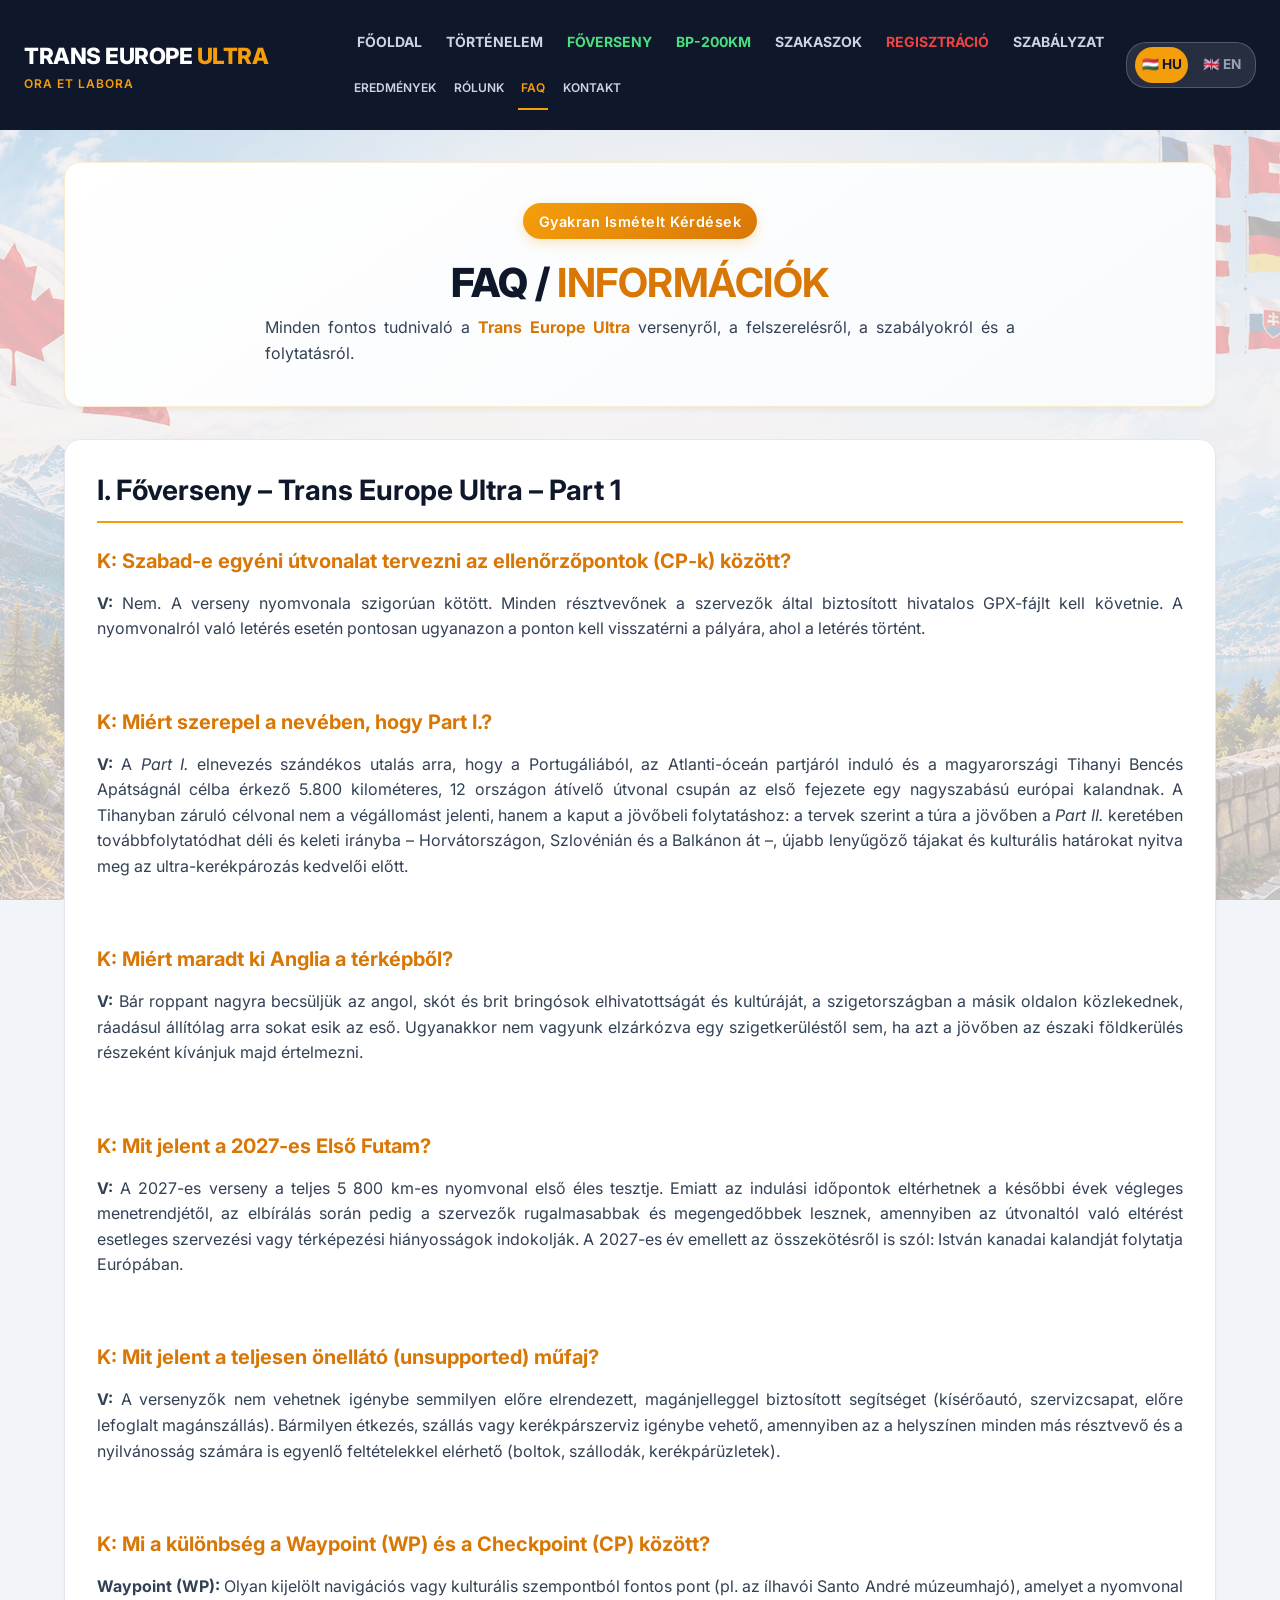
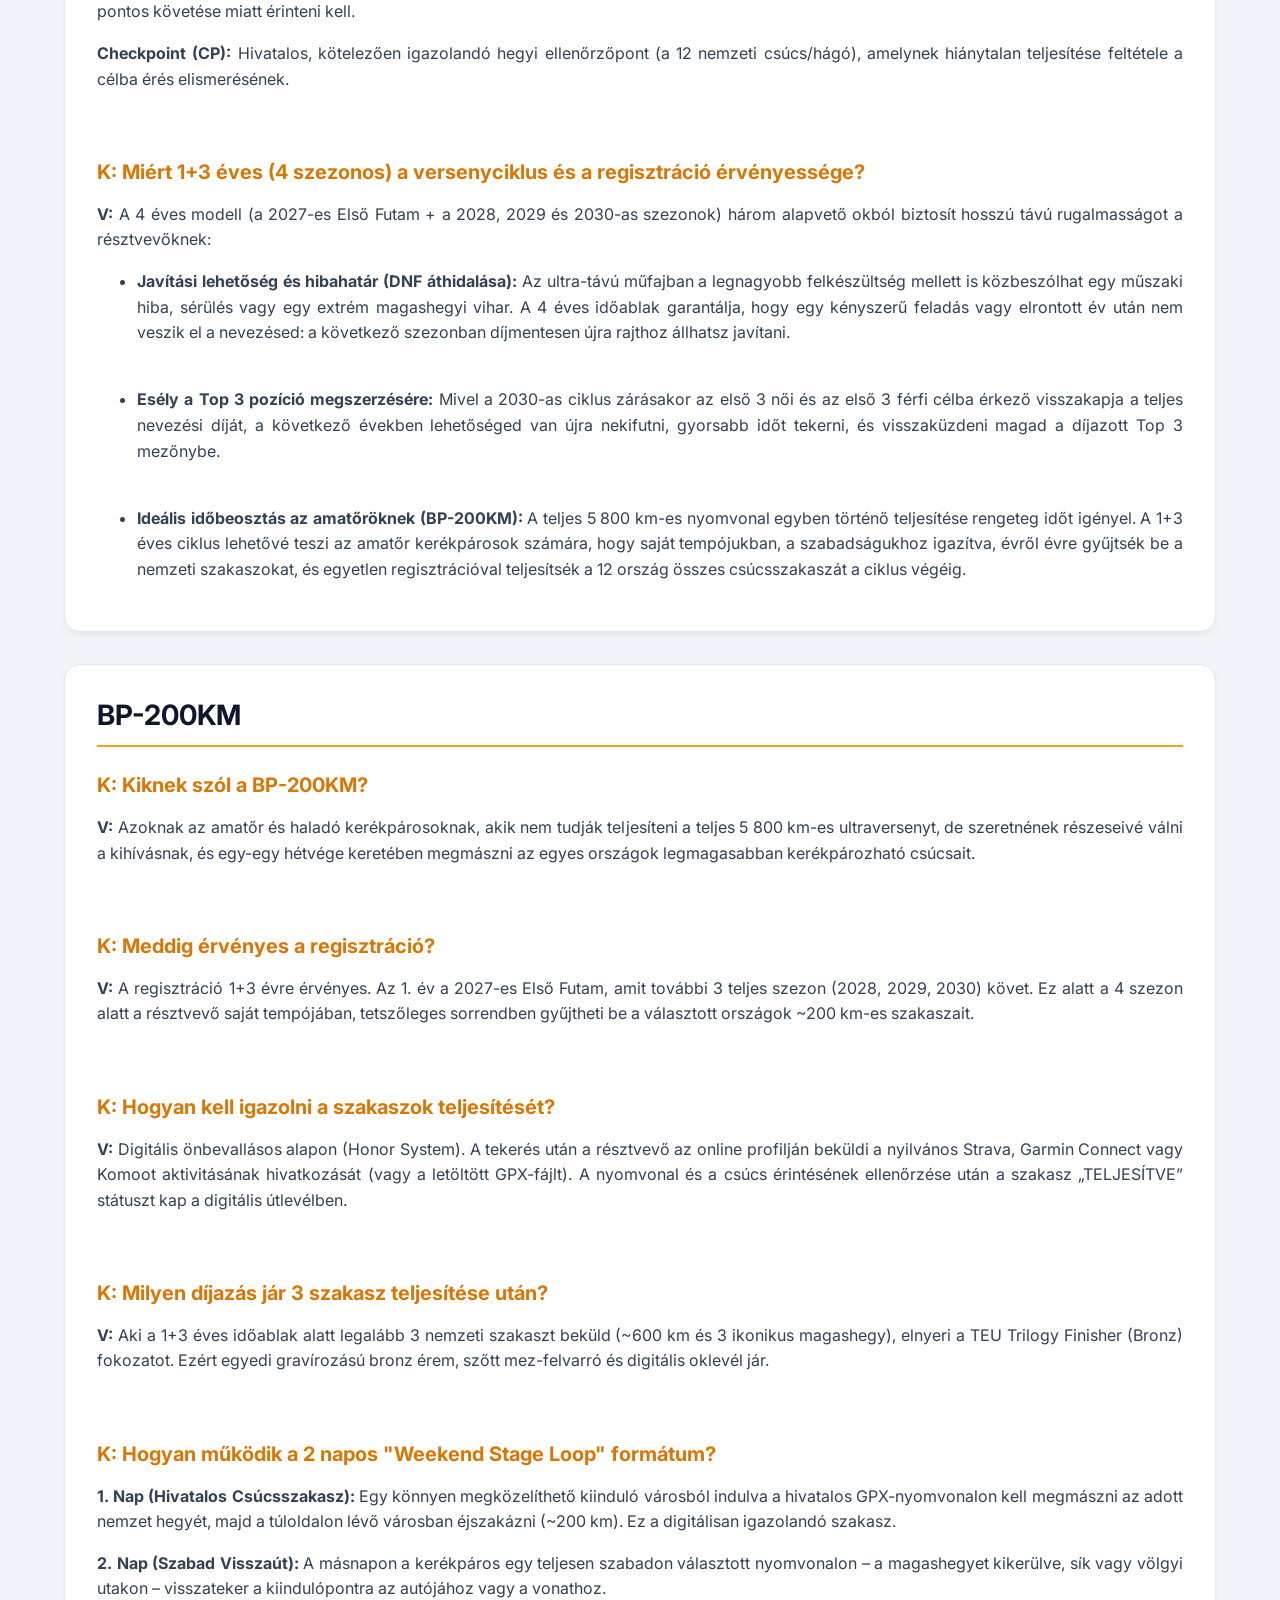
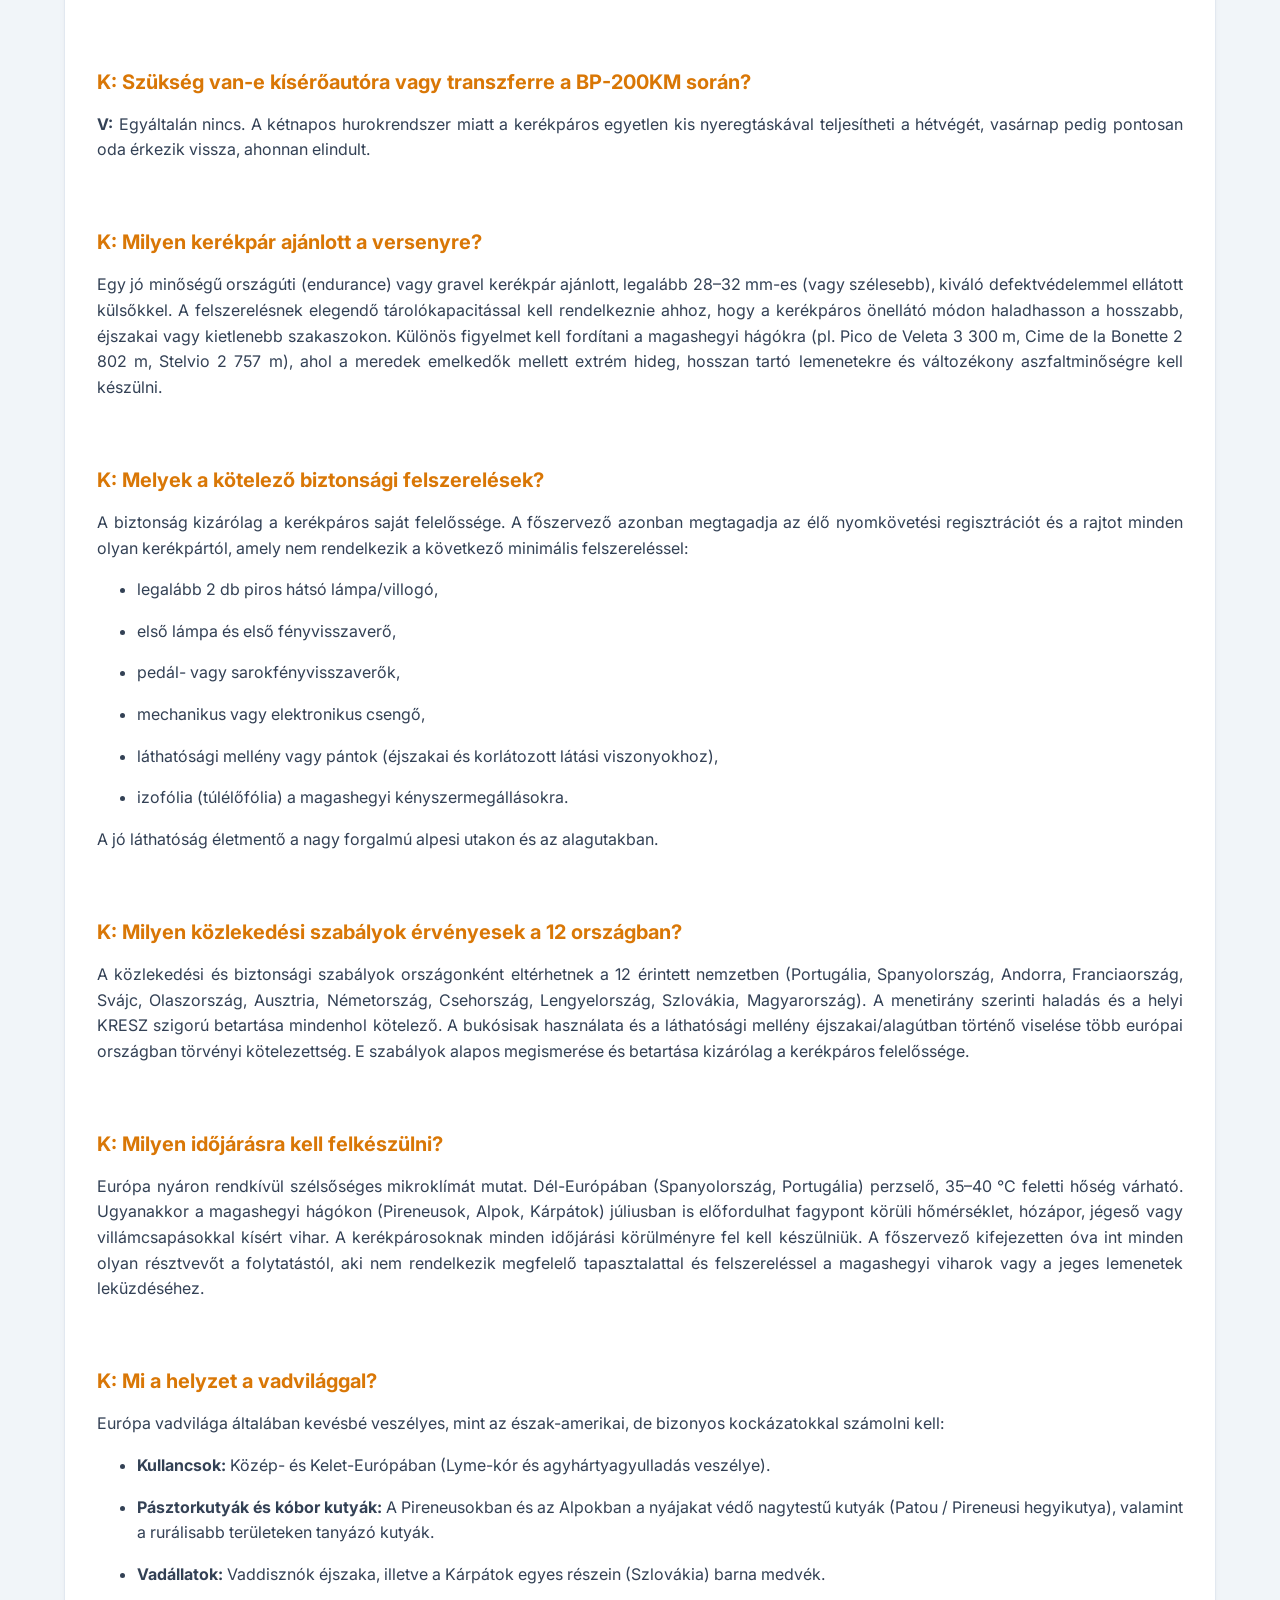
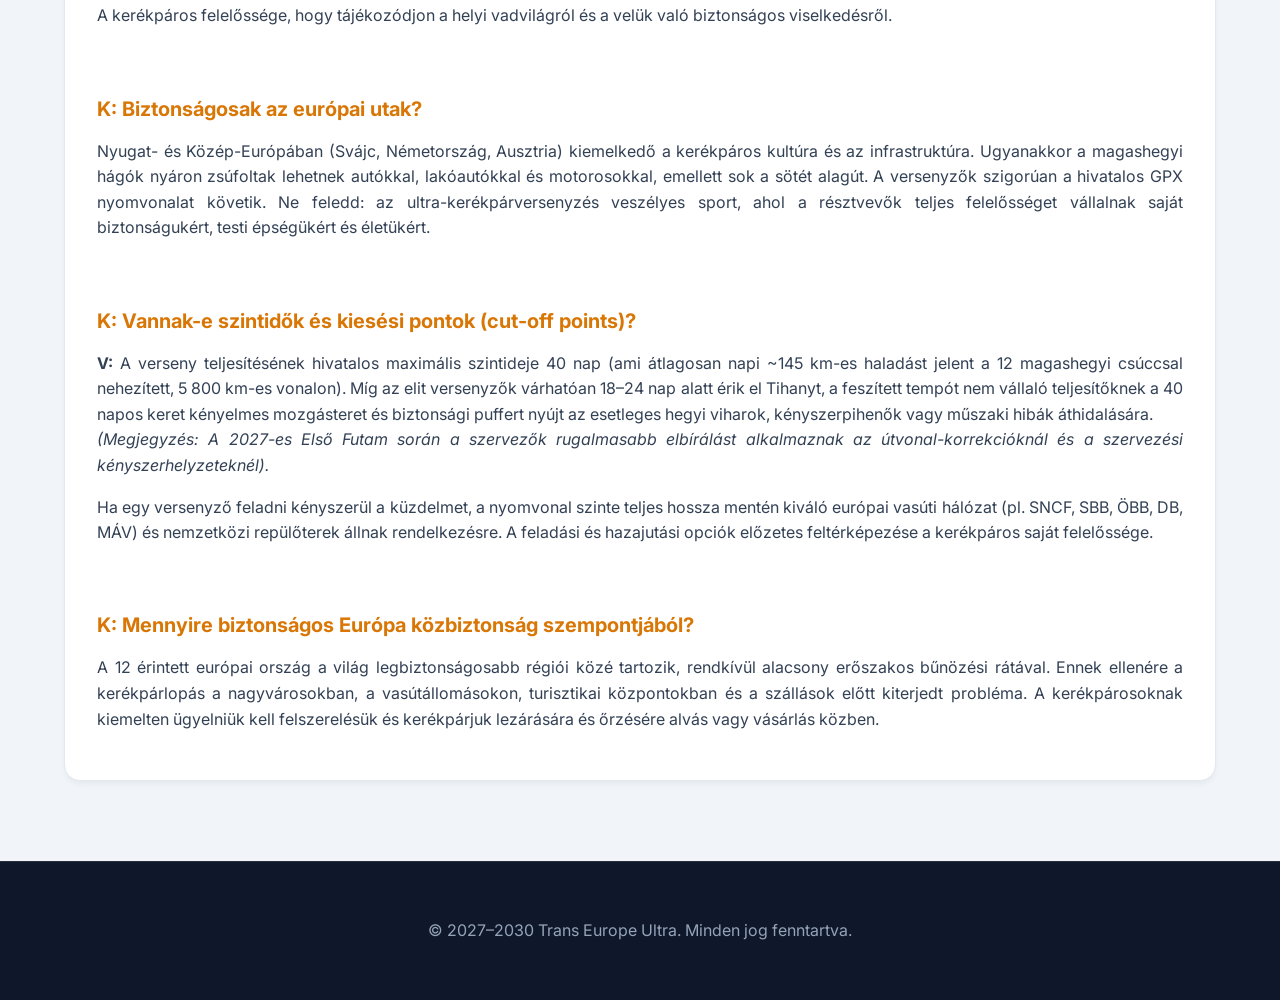
<file: faq.html>
<!DOCTYPE html>
<html lang="hu">
<head>
  <meta charset="UTF-8">
  <meta name="viewport" content="width=device-width, initial-scale=1.0">
  <title>Trans Europe Ultra - FAQ</title>
  <!-- Modern Google Fonts: Inter -->
  <link rel="preconnect" href="https://fonts.googleapis.com">
  <link rel="preconnect" href="https://fonts.gstatic.com" crossorigin>
  <link href="https://fonts.googleapis.com/css2?family=Inter:wght@300;400;500;600;700;800&display=swap" rel="stylesheet">
  
  <link rel="stylesheet" href="style.css">
  <style>
    body {
      font-family: 'Inter', sans-serif;
      text-align: left;
    }

    /* Alapértelmezett sorkizárás a bekezdésekre */
    p, .card p {
      text-align: justify;
      text-justify: inter-word;
    }

    /* Reszponzív navigáció */
    @media (max-width: 968px) {
      nav {
        flex-direction: column;
        gap: 1rem;
      }
      .nav-links {
        display: flex;
        flex-wrap: wrap;
        justify-content: center;
        gap: 0.5rem 1rem;
        padding: 0;
      }
    }

    .lang-switcher {
      display: flex;
      gap: 0.5rem;
      align-items: center;
      background: rgba(255, 255, 255, 0.1);
      padding: 0.25rem 0.5rem;
      border-radius: 20px;
      border: 1px solid rgba(255, 255, 255, 0.2);
    }
    .lang-switcher a {
      color: #94a3b8;
      text-decoration: none;
      font-size: 0.85rem;
      font-weight: bold;
      padding: 0.2rem 0.4rem;
      border-radius: 50px;
      transition: all 0.2s;
    }
    .lang-switcher a.active, .lang-switcher a:hover {
      background: #f59e0b;
      color: #0f172a;
    }

    .nav-links a.highlight-green {
      color: #4ade80 !important;
      font-weight: bold;
    }
    .nav-links a.highlight-green:hover {
      color: #86efac !important;
    }

    /* Pirosas kiemelés a regisztráció gombhoz */
    .nav-links a.highlight-red {
      color: #ef4444 !important;
      font-weight: bold;
    }
    .nav-links a.highlight-red:hover {
      color: #f87171 !important;
    }

    .hero-card {
      background: linear-gradient(145deg, #ffffff, #f8fafc);
      border: 1px solid rgba(245, 158, 11, 0.2);
      border-radius: 16px;
      padding: 2.5rem 2rem;
      text-align: center;
      margin-bottom: 2rem;
      box-shadow: 0 4px 6px -1px rgba(0, 0, 0, 0.05);
    }
    .hero-badge {
      display: inline-block;
      background: linear-gradient(135deg, #f59e0b, #d97706);
      color: #ffffff;
      padding: 0.4rem 1rem;
      border-radius: 50px;
      font-weight: 600;
      font-size: 0.9rem;
      letter-spacing: 0.5px;
      box-shadow: 0 4px 12px rgba(245, 158, 11, 0.25);
      margin-bottom: 0.75rem;
    }

    /* Sárga kiemelések a szövegekben */
    .yellow-highlight {
      color: #d97706;
      font-weight: 700;
    }

    .card {
      background: #ffffff;
      border-radius: 16px;
      padding: 2.5rem;
      margin-bottom: 2rem;
      border: 1px solid #e2e8f0;
      box-shadow: 0 4px 6px -1px rgba(0, 0, 0, 0.05);
    }

    .card h2 {
      color: #0f172a;
      border-bottom: 2px solid #f59e0b;
      padding-bottom: 0.75rem;
      margin-top: 0;
      margin-bottom: 1.5rem;
    }

    .card h3 {
      color: #1e293b;
      margin-top: 1.5rem;
      margin-bottom: 0.5rem;
    }

    /* Kérdések sárga kiemelése */
    .faq-question {
      color: #d97706 !important;
    }

    footer {
      padding: 3.5rem 1rem;
      margin-top: 5rem;
      background-color: #0f172a;
      color: #94a3b8;
      text-align: center;
      border-top: 1px solid rgba(255, 255, 255, 0.1);
    }
  </style>
  <link rel="stylesheet" href="responsive.css?v=20260930-bp200km">
  <script src="site.js" defer></script>
  <style id="header-typography">
/* Fő navigáció: nagyobb betűk és színes kiemelések. */
header .site-nav .nav-primary li,
header .site-nav .nav-primary a,
header .site-nav .nav-primary a:is(.active, :hover, :focus, :active) {
  font-size: 14px !important;
  font-weight: 700;
  line-height: 1.4;
  letter-spacing: normal;
}
header .site-nav .nav-primary a {
  padding: .45rem .4rem;
  border-radius: 6px;
  transition: background-color .2s, color .2s;
}
header .site-nav .nav-primary a:hover {
  background: rgba(255, 255, 255, .08);
}
header .site-nav .nav-primary a.active {
  background: rgba(245, 158, 11, .12);
  color: #f59e0b;
  box-shadow: inset 0 -2px #f59e0b;
}
header .site-nav .nav-primary a.highlight-green { color: #4ade80 !important; }
header .site-nav .nav-primary a.highlight-green:hover { background: rgba(74, 222, 128, .10); color: #86efac !important; }
header .site-nav .nav-primary a.highlight-green.active { background: rgba(74, 222, 128, .12); box-shadow: inset 0 -2px #4ade80; }
header .site-nav .nav-primary a.highlight-red { color: #ef4444 !important; }
header .site-nav .nav-primary a.highlight-red:hover { background: rgba(239, 68, 68, .10); color: #f87171 !important; }
header .site-nav .nav-primary a.highlight-red.active { background: rgba(239, 68, 68, .12); box-shadow: inset 0 -2px #ef4444; }
header .site-nav .nav-secondary li,
header .site-nav .nav-secondary a,
header .site-nav .nav-secondary a:is(.active, :hover, :focus, :active) {
  font-size: 12px !important;
  line-height: 1.4;
  letter-spacing: normal;
}
  </style>
</head>
<body>

  <header>
    <nav class="site-nav" aria-label="Fő navigáció">
      <div class="brand">
        <a href="index.html" class="logo">TRANS EUROPE <span>ULTRA</span></a>
        <span class="brand-motto">ORA ET LABORA</span>
      </div>
      <button class="menu-toggle" type="button" aria-controls="site-menu" aria-expanded="false">☰ Menü</button>
      <div class="nav-content" id="site-menu">
        <div class="nav-groups">
          <ul class="nav-links nav-primary">
            <li><a href="index.html">FŐOLDAL</a></li>
            <li><a href="tortenelem.html">TÖRTÉNELEM</a></li>
            <li><a href="foverseny.html" class="highlight-green">FŐVERSENY</a></li>
            <li><a href="bikepacking-200.html" class="highlight-green">BP-200KM</a></li>
            <li><a href="szakaszok.html">SZAKASZOK</a></li>
            <li><a href="regisztracio.html" class="highlight-red">REGISZTRÁCIÓ</a></li>
            <li><a href="szabalyzat.html">SZABÁLYZAT</a></li>
          </ul>
          <ul class="nav-links nav-secondary">
            <li><a href="eredmenyek.html">EREDMÉNYEK</a></li>
            <li><a href="rolunk.html">RÓLUNK</a></li>
            <li><a href="faq.html" class="active" aria-current="page">FAQ</a></li>
            <li><a href="kontakt.html">KONTAKT</a></li>
          </ul>
        </div>
        <div class="lang-switcher" aria-label="Nyelvválasztó">
          <a href="#" class="active" title="Magyar" lang="hu">🇭🇺 HU</a>
          <a href="#" title="English" lang="en">🇬🇧 EN</a>
        </div>
      </div>
    </nav>
  </header>

  <div class="container" style="max-width: 1000px; margin: 2rem auto; padding: 0 1rem;">
    <section class="hero-card">
      <span class="hero-badge">Gyakran Ismételt Kérdések</span>
      <h1 style="font-size: 2.2rem; font-weight: 800; letter-spacing: -0.5px; margin: 0.5rem 0; color: #0f172a;">FAQ / <span class="yellow-highlight">INFORMÁCIÓK</span></h1>
      <p style="font-size: 1.05rem; color: #334155; max-width: 750px; margin: 0 auto; line-height: 1.6;">
        Minden fontos tudnivaló a <span class="yellow-highlight">Trans Europe Ultra</span> versenyről, a felszerelésről, a szabályokról és a folytatásról.
      </p>
    </section>

    <!-- FŐVERSENY SZEKCIÓ -->
    <div class="card">
      <h2>I. Főverseny – Trans Europe Ultra – Part 1</h2>
      
      <h3 class="faq-question">K: Szabad-e egyéni útvonalat tervezni az ellenőrzőpontok (CP-k) között?</h3>
      <p><strong>V:</strong> Nem. A verseny nyomvonala szigorúan kötött. Minden résztvevőnek a szervezők által biztosított hivatalos GPX-fájlt kell követnie. A nyomvonalról való letérés esetén pontosan ugyanazon a ponton kell visszatérni a pályára, ahol a letérés történt.</p>

      <br>
      <h3 class="faq-question">K: Miért szerepel a nevében, hogy Part I.?</h3>
      <p><strong>V:</strong> A <em>Part I.</em> elnevezés szándékos utalás arra, hogy a Portugáliából, az Atlanti-óceán partjáról induló és a magyarországi Tihanyi Bencés Apátságnál célba érkező 5.800 kilométeres, 12 országon átívelő útvonal csupán az első fejezete egy nagyszabású európai kalandnak. A Tihanyban záruló célvonal nem a végállomást jelenti, hanem a kaput a jövőbeli folytatáshoz: a tervek szerint a túra a jövőben a <em>Part II.</em> keretében továbbfolytatódhat déli és keleti irányba – Horvátországon, Szlovénián és a Balkánon át –, újabb lenyűgöző tájakat és kulturális határokat nyitva meg az ultra-kerékpározás kedvelői előtt.</p>

      <br>
      <h3 class="faq-question">K: Miért maradt ki Anglia a térképből?</h3>
      <p><strong>V:</strong> Bár roppant nagyra becsüljük az angol, skót és brit bringósok elhivatottságát és kultúráját, a szigetországban a másik oldalon közlekednek, ráadásul állítólag arra sokat esik az eső. Ugyanakkor nem vagyunk elzárkózva egy szigetkerüléstől sem, ha azt a jövőben az északi földkerülés részeként kívánjuk majd értelmezni.</p>

      <br>
      <h3 class="faq-question">K: Mit jelent a 2027-es Első Futam?</h3>
      <p><strong>V:</strong> A 2027-es verseny a teljes 5 800 km-es nyomvonal első éles tesztje. Emiatt az indulási időpontok eltérhetnek a későbbi évek végleges menetrendjétől, az elbírálás során pedig a szervezők rugalmasabbak és megengedőbbek lesznek, amennyiben az útvonaltól való eltérést esetleges szervezési vagy térképezési hiányosságok indokolják. A 2027-es év emellett az összekötésről is szól: István kanadai kalandját folytatja Európában.</p>

      <br>
      <h3 class="faq-question">K: Mit jelent a teljesen önellátó (unsupported) műfaj?</h3>
      <p><strong>V:</strong> A versenyzők nem vehetnek igénybe semmilyen előre elrendezett, magánjelleggel biztosított segítséget (kísérőautó, szervizcsapat, előre lefoglalt magánszállás). Bármilyen étkezés, szállás vagy kerékpárszerviz igénybe vehető, amennyiben az a helyszínen minden más résztvevő és a nyilvánosság számára is egyenlő feltételekkel elérhető (boltok, szállodák, kerékpárüzletek).</p>

      <br>
      <h3 class="faq-question">K: Mi a különbség a Waypoint (WP) és a Checkpoint (CP) között?</h3>
      <p><strong>Waypoint (WP):</strong> Olyan kijelölt navigációs vagy kulturális szempontból fontos pont (pl. az ílhavói Santo André múzeumhajó), amelyet a nyomvonal pontos követése miatt érinteni kell.</p>
      <p><strong>Checkpoint (CP):</strong> Hivatalos, kötelezően igazolandó hegyi ellenőrzőpont (a 12 nemzeti csúcs/hágó), amelynek hiánytalan teljesítése feltétele a célba érés elismerésének.</p>

      <br>
      <h3 class="faq-question">K: Miért 1+3 éves (4 szezonos) a versenyciklus és a regisztráció érvényessége?</h3>
      <p><strong>V:</strong> A 4 éves modell (a 2027-es Első Futam + a 2028, 2029 és 2030-as szezonok) három alapvető okból biztosít hosszú távú rugalmasságot a résztvevőknek:</p>
      <ul>
        <li>
          <strong>Javítási lehetőség és hibahatár (DNF áthidalása):</strong> Az ultra-távú műfajban a legnagyobb felkészültség mellett is közbeszólhat egy műszaki hiba, sérülés vagy egy extrém magashegyi vihar. A 4 éves időablak garantálja, hogy egy kényszerű feladás vagy elrontott év után nem veszik el a nevezésed: a következő szezonban díjmentesen újra rajthoz állhatsz javítani.
        </li>

        <br>

        <li>
          <strong>Esély a Top 3 pozíció megszerzésére:</strong> Mivel a 2030-as ciklus zárásakor az első 3 női és az első 3 férfi célba érkező visszakapja a teljes nevezési díját, a következő években lehetőséged van újra nekifutni, gyorsabb időt tekerni, és visszaküzdeni magad a díjazott Top 3 mezőnybe.
        </li>

        <br>

        <li>
          <strong>Ideális időbeosztás az amatőröknek (BP-200KM):</strong> A teljes 5 800 km-es nyomvonal egyben történő teljesítése rengeteg időt igényel. A 1+3 éves ciklus lehetővé teszi az amatőr kerékpárosok számára, hogy saját tempójukban, a szabadságukhoz igazítva, évről évre gyűjtsék be a nemzeti szakaszokat, és egyetlen regisztrációval teljesítsék a 12 ország összes csúcsszakaszát a ciklus végéig.
        </li>
      </ul>
    </div>

    <!-- BP-200KM SZEKCIÓ -->
    <div class="card">
      <h2>BP-200KM</h2>
      
      <h3 class="faq-question">K: Kiknek szól a BP-200KM?</h3>
      <p><strong>V:</strong> Azoknak az amatőr és haladó kerékpárosoknak, akik nem tudják teljesíteni a teljes 5 800 km-es ultraversenyt, de szeretnének részeseivé válni a kihívásnak, és egy-egy hétvége keretében megmászni az egyes országok legmagasabban kerékpározható csúcsait.</p>

      <br>
      <h3 class="faq-question">K: Meddig érvényes a regisztráció?</h3>
      <p><strong>V:</strong> A regisztráció 1+3 évre érvényes. Az 1. év a 2027-es Első Futam, amit további 3 teljes szezon (2028, 2029, 2030) követ. Ez alatt a 4 szezon alatt a résztvevő saját tempójában, tetszőleges sorrendben gyűjtheti be a választott országok ~200 km-es szakaszait.</p>

      <br>
      <h3 class="faq-question">K: Hogyan kell igazolni a szakaszok teljesítését?</h3>
      <p><strong>V:</strong> Digitális önbevallásos alapon (Honor System). A tekerés után a résztvevő az online profilján beküldi a nyilvános Strava, Garmin Connect vagy Komoot aktivitásának hivatkozását (vagy a letöltött GPX-fájlt). A nyomvonal és a csúcs érintésének ellenőrzése után a szakasz „TELJESÍTVE” státuszt kap a digitális útlevélben.</p>

      <br>
      <h3 class="faq-question">K: Milyen díjazás jár 3 szakasz teljesítése után?</h3>
      <p><strong>V:</strong> Aki a 1+3 éves időablak alatt legalább 3 nemzeti szakaszt beküld (~600 km és 3 ikonikus magashegy), elnyeri a TEU Trilogy Finisher (Bronz) fokozatot. Ezért egyedi gravírozású bronz érem, szőtt mez-felvarró és digitális oklevél jár.</p>

      <br>
      <h3 class="faq-question">K: Hogyan működik a 2 napos "Weekend Stage Loop" formátum?</h3>
      <p><strong>1. Nap (Hivatalos Csúcsszakasz):</strong> Egy könnyen megközelíthető kiinduló városból indulva a hivatalos GPX-nyomvonalon kell megmászni az adott nemzet hegyét, majd a túloldalon lévő városban éjszakázni (~200 km). Ez a digitálisan igazolandó szakasz.</p>
      <p><strong>2. Nap (Szabad Visszaút):</strong> A másnapon a kerékpáros egy teljesen szabadon választott nyomvonalon – a magashegyet kikerülve, sík vagy völgyi utakon – visszateker a kiindulópontra az autójához vagy a vonathoz.</p>

      <br>
      <h3 class="faq-question">K: Szükség van-e kísérőautóra vagy transzferre a BP-200KM során?</h3>
      <p><strong>V:</strong> Egyáltalán nincs. A kétnapos hurokrendszer miatt a kerékpáros egyetlen kis nyeregtáskával teljesítheti a hétvégét, vasárnap pedig pontosan oda érkezik vissza, ahonnan elindult.</p>

      <br>
      <h3 class="faq-question">K: Milyen kerékpár ajánlott a versenyre?</h3>
      <p>Egy jó minőségű országúti (endurance) vagy gravel kerékpár ajánlott, legalább 28–32 mm-es (vagy szélesebb), kiváló defektvédelemmel ellátott külsőkkel. A felszerelésnek elegendő tárolókapacitással kell rendelkeznie ahhoz, hogy a kerékpáros önellátó módon haladhasson a hosszabb, éjszakai vagy kietlenebb szakaszokon. Különös figyelmet kell fordítani a magashegyi hágókra (pl. Pico de Veleta 3 300 m, Cime de la Bonette 2 802 m, Stelvio 2 757 m), ahol a meredek emelkedők mellett extrém hideg, hosszan tartó lemenetekre és változékony aszfaltminőségre kell készülni.</p>

      <br>
      <h3 class="faq-question">K: Melyek a kötelező biztonsági felszerelések?</h3>
      <p>A biztonság kizárólag a kerékpáros saját felelőssége. A főszervező azonban megtagadja az élő nyomkövetési regisztrációt és a rajtot minden olyan kerékpártól, amely nem rendelkezik a következő minimális felszereléssel:</p>
      <ul>
        <li>legalább 2 db piros hátsó lámpa/villogó,</li>
        <li>első lámpa és első fényvisszaverő,</li>
        <li>pedál- vagy sarokfényvisszaverők,</li>
        <li>mechanikus vagy elektronikus csengő,</li>
        <li>láthatósági mellény vagy pántok (éjszakai és korlátozott látási viszonyokhoz),</li>
        <li>izofólia (túlélőfólia) a magashegyi kényszermegállásokra.</li>
      </ul>
      <p>A jó láthatóság életmentő a nagy forgalmú alpesi utakon és az alagutakban.</p>

      <br>
      <h3 class="faq-question">K: Milyen közlekedési szabályok érvényesek a 12 országban?</h3>
      <p>A közlekedési és biztonsági szabályok országonként eltérhetnek a 12 érintett nemzetben (Portugália, Spanyolország, Andorra, Franciaország, Svájc, Olaszország, Ausztria, Németország, Csehország, Lengyelország, Szlovákia, Magyarország). A menetirány szerinti haladás és a helyi KRESZ szigorú betartása mindenhol kötelező. A bukósisak használata és a láthatósági mellény éjszakai/alagútban történő viselése több európai országban törvényi kötelezettség. E szabályok alapos megismerése és betartása kizárólag a kerékpáros felelőssége.</p>

      <br>
      <h3 class="faq-question">K: Milyen időjárásra kell felkészülni?</h3>
      <p>Európa nyáron rendkívül szélsőséges mikroklímát mutat. Dél-Európában (Spanyolország, Portugália) perzselő, 35–40 °C feletti hőség várható. Ugyanakkor a magashegyi hágókon (Pireneusok, Alpok, Kárpátok) júliusban is előfordulhat fagypont körüli hőmérséklet, hózápor, jégeső vagy villámcsapásokkal kísért vihar. A kerékpárosoknak minden időjárási körülményre fel kell készülniük. A főszervező kifejezetten óva int minden olyan résztvevőt a folytatástól, aki nem rendelkezik megfelelő tapasztalattal és felszereléssel a magashegyi viharok vagy a jeges lemenetek leküzdéséhez.</p>

      <br>
      <h3 class="faq-question">K: Mi a helyzet a vadvilággal?</h3>
      <p>Európa vadvilága általában kevésbé veszélyes, mint az észak-amerikai, de bizonyos kockázatokkal számolni kell:</p>
      <ul>
        <li><strong>Kullancsok:</strong> Közép- és Kelet-Európában (Lyme-kór és agyhártyagyulladás veszélye).</li>
        <li><strong>Pásztorkutyák és kóbor kutyák:</strong> A Pireneusokban és az Alpokban a nyájakat védő nagytestű kutyák (Patou / Pireneusi hegyikutya), valamint a rurálisabb területeken tanyázó kutyák.</li>
        <li><strong>Vadállatok:</strong> Vaddisznók éjszaka, illetve a Kárpátok egyes részein (Szlovákia) barna medvék.</li>
      </ul>
      <p>A kerékpáros felelőssége, hogy tájékozódjon a helyi vadvilágról és a velük való biztonságos viselkedésről.</p>

      <br>
      <h3 class="faq-question">K: Biztonságosak az európai utak?</h3>
      <p>Nyugat- és Közép-Európában (Svájc, Németország, Ausztria) kiemelkedő a kerékpáros kultúra és az infrastruktúra. Ugyanakkor a magashegyi hágók nyáron zsúfoltak lehetnek autókkal, lakóautókkal és motorosokkal, emellett sok a sötét alagút. A versenyzők szigorúan a hivatalos GPX nyomvonalat követik. Ne feledd: az ultra-kerékpárversenyzés veszélyes sport, ahol a résztvevők teljes felelősséget vállalnak saját biztonságukért, testi épségükért és életükért.</p>

      <br>
      <h3 class="faq-question">K: Vannak-e szintidők és kiesési pontok (cut-off points)?</h3>
      <p><strong>V:</strong> A verseny teljesítésének hivatalos maximális szintideje 40 nap (ami átlagosan napi ~145 km-es haladást jelent a 12 magashegyi csúccsal nehezített, 5 800 km-es vonalon). Míg az elit versenyzők várhatóan 18–24 nap alatt érik el Tihanyt, a feszített tempót nem vállaló teljesítőknek a 40 napos keret kényelmes mozgásteret és biztonsági puffert nyújt az esetleges hegyi viharok, kényszerpihenők vagy műszaki hibák áthidalására.<br><em>(Megjegyzés: A 2027-es Első Futam során a szervezők rugalmasabb elbírálást alkalmaznak az útvonal-korrekcióknál és a szervezési kényszerhelyzeteknél).</em></p>
      <p>Ha egy versenyző feladni kényszerül a küzdelmet, a nyomvonal szinte teljes hossza mentén kiváló európai vasúti hálózat (pl. SNCF, SBB, ÖBB, DB, MÁV) és nemzetközi repülőterek állnak rendelkezésre. A feladási és hazajutási opciók előzetes feltérképezése a kerékpáros saját felelőssége.</p>

      <br>
      <h3 class="faq-question">K: Mennyire biztonságos Európa közbiztonság szempontjából?</h3>
      <p>A 12 érintett európai ország a világ legbiztonságosabb régiói közé tartozik, rendkívül alacsony erőszakos bűnözési rátával. Ennek ellenére a kerékpárlopás a nagyvárosokban, a vasútállomásokon, turisztikai központokban és a szállások előtt kiterjedt probléma. A kerékpárosoknak kiemelten ügyelniük kell felszerelésük és kerékpárjuk lezárására és őrzésére alvás vagy vásárlás közben.</p>
    </div>
  </div>

  <footer>
    <p>&copy; 2027–2030 Trans Europe Ultra. Minden jog fenntartva.</p>
  </footer>
</body>
</html>
</file>
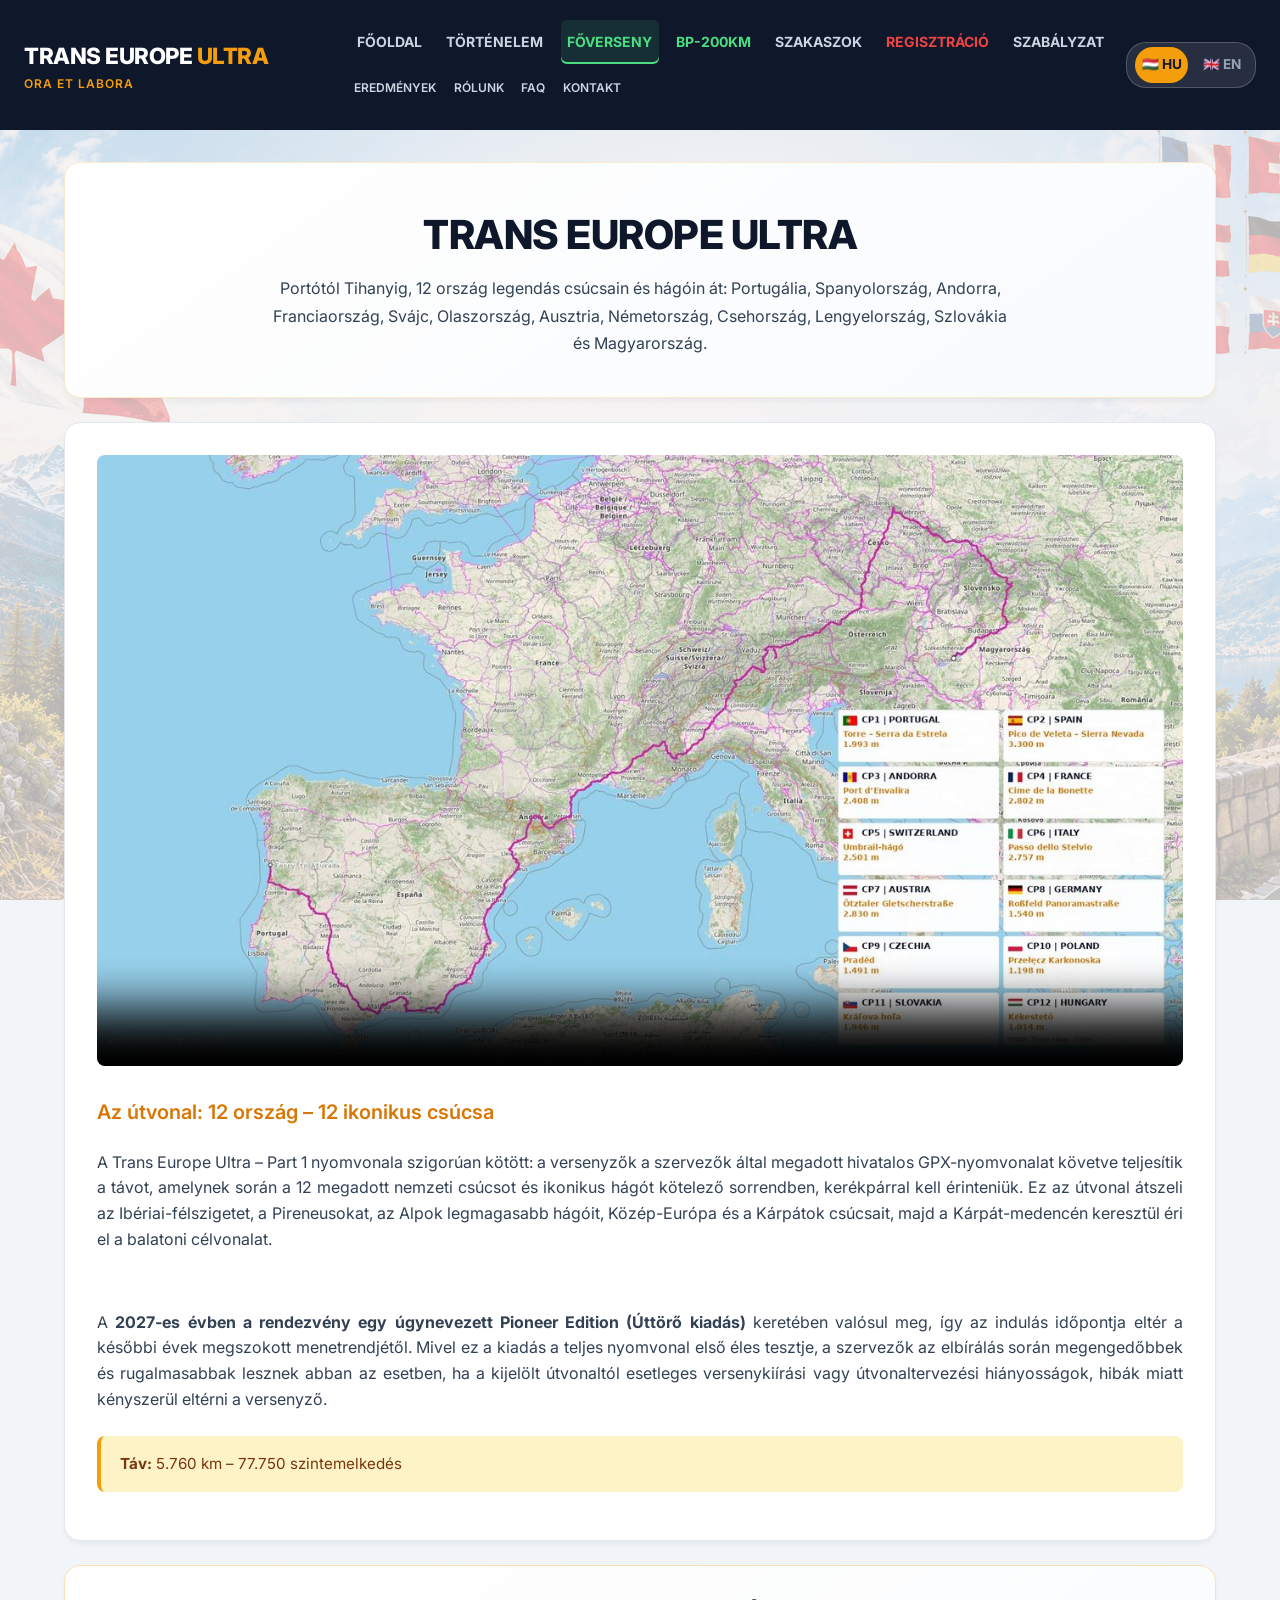
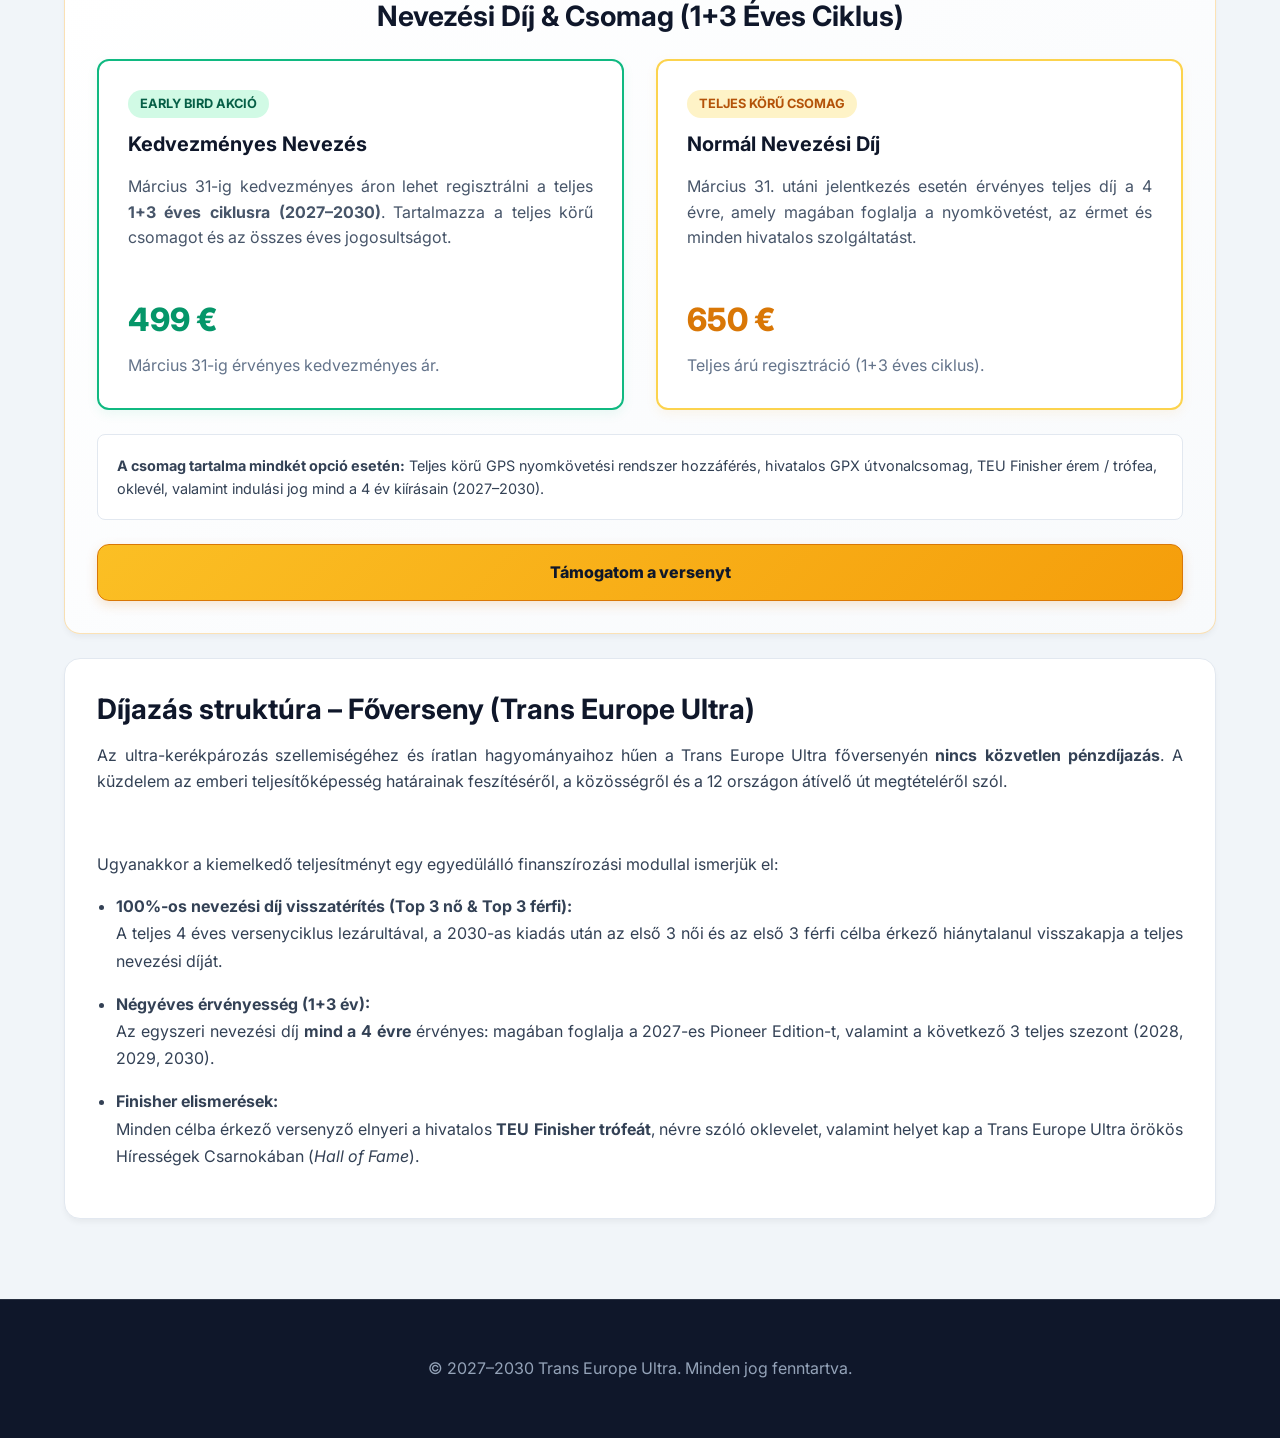
<file: foverseny.html>
<!DOCTYPE html>
<html lang="hu">
<head>
  <meta charset="UTF-8">
  <meta name="viewport" content="width=device-width, initial-scale=1.0">
  <title>Trans Europe Ultra - Főverseny</title>
  <!-- Modern Google Fonts: Inter -->
  <link rel="preconnect" href="https://fonts.googleapis.com">
  <link rel="preconnect" href="https://fonts.gstatic.com" crossorigin>
  <link href="https://fonts.googleapis.com/css2?family=Inter:wght@300;400;500;600;700;800&display=swap" rel="stylesheet">
  
  <link rel="stylesheet" href="style.css">
  <style>
    body {
      font-family: 'Inter', sans-serif;
      text-align: left;
    }

    /* Alapértelmezett sorkizárás a bekezdésekre */
    p, .bento-card p:not(.highlight-box) {
      text-align: justify;
      text-justify: inter-word;
    }

    @media (max-width: 968px) {
      nav {
        flex-direction: column;
        gap: 1rem;
      }
      .nav-links {
        display: flex;
        flex-wrap: wrap;
        justify-content: center;
        gap: 0.5rem 1rem;
        padding: 0;
      }
    }

    .lang-switcher {
      display: flex;
      gap: 0.5rem;
      align-items: center;
      background: rgba(255, 255, 255, 0.1);
      padding: 0.25rem 0.5rem;
      border-radius: 20px;
      border: 1px solid rgba(255, 255, 255, 0.2);
    }
    .lang-switcher a {
      color: #94a3b8;
      text-decoration: none;
      font-size: 0.85rem;
      font-weight: bold;
      padding: 0.2rem 0.4rem;
      border-radius: 50px;
      transition: all 0.2s;
    }
    .lang-switcher a.active, .lang-switcher a:hover {
      background: #f59e0b;
      color: #0f172a;
    }

    .nav-links a.highlight-green {
      color: #4ade80 !important;
      font-weight: bold;
    }
    .nav-links a.highlight-green:hover {
      color: #86efac !important;
    }

    /* Pirosas kiemelés a regisztráció gombhoz */
    .nav-links a.highlight-red {
      color: #ef4444 !important;
      font-weight: bold;
    }
    .nav-links a.highlight-red:hover {
      color: #f87171 !important;
    }

    .hero-card {
      background: linear-gradient(145deg, #ffffff, #f8fafc);
      border: 1px solid rgba(245, 158, 11, 0.2);
    }
    .hero-badge {
      display: inline-block;
      background: linear-gradient(135deg, #f59e0b, #d97706);
      color: #ffffff;
      padding: 0.4rem 1rem;
      border-radius: 50px;
      font-weight: 600;
      font-size: 0.9rem;
      letter-spacing: 0.5px;
      box-shadow: 0 4px 12px rgba(245, 158, 11, 0.25);
      margin-bottom: 0.75rem;
    }

    /* Kiemelt dobozok stílusa */
    .info-highlight-box {
      background: #fef3c7;
      border-left: 4px solid #f59e0b;
      padding: 1rem 1.2rem;
      margin: 1rem 0;
      border-radius: 8px;
      font-size: 0.95rem;
      color: #78350f;
    }

    h1 {
      font-family: 'Inter', sans-serif;
      font-size: 2.5rem;
      font-weight: 800;
      letter-spacing: -0.5px;
      color: #0f172a;
    }
    .support-action { margin-top: 1.5rem; text-align: center; }
    .support-button {
      display: inline-flex; align-items: center; justify-content: center;
      width: 100%; box-sizing: border-box; padding: .9rem 1rem;
      border: 1px solid #d97706; border-radius: 12px;
      background: linear-gradient(135deg, #fbbf24, #f59e0b);
      color: #0f172a; font: inherit; font-weight: 800; text-decoration: none;
      box-shadow: 0 4px 12px rgba(217, 119, 6, .18);
      transition: background .2s ease, box-shadow .2s ease;
    }
    a.support-button:hover { background: #fbbf24; box-shadow: 0 6px 16px rgba(217, 119, 6, .28); }
    .support-button:focus-visible { outline: 3px solid #0f172a; outline-offset: 4px; }
    .route-short-video {
      width: 100%; height: auto; display: block;
      border: 0; border-radius: 8px; margin: 0 0 2rem;
    }

    /* Garantált kétoszlopos Flexbox elrendezés a díjakhoz */
    .pricing-flex-container {
      display: flex;
      gap: 2rem;
      width: 100%;
    }
    .pricing-column {
      flex: 1;
      display: flex;
      flex-direction: column;
      justify-content: space-between;
      background: #ffffff;
      border-radius: 12px;
      padding: 1.8rem;
    }
    @media (max-width: 768px) {
      .pricing-flex-container {
        flex-direction: column;
      }
    }

    footer {
      padding: 3.5rem 1rem;
      margin-top: 5rem;
      background-color: #0f172a;
      color: #94a3b8;
      text-align: center;
      border-top: 1px solid rgba(255, 255, 255, 0.1);
    }
  </style>
  <link rel="stylesheet" href="responsive.css?v=20260930-bp200km">
  <script src="site.js" defer></script>
  <style id="header-typography">
/* Fő navigáció: nagyobb betűk és színes kiemelések. */
header .site-nav .nav-primary li,
header .site-nav .nav-primary a,
header .site-nav .nav-primary a:is(.active, :hover, :focus, :active) {
  font-size: 14px !important;
  font-weight: 700;
  line-height: 1.4;
  letter-spacing: normal;
}
header .site-nav .nav-primary a {
  padding: .45rem .4rem;
  border-radius: 6px;
  transition: background-color .2s, color .2s;
}
header .site-nav .nav-primary a:hover {
  background: rgba(255, 255, 255, .08);
}
header .site-nav .nav-primary a.active {
  background: rgba(245, 158, 11, .12);
  color: #f59e0b;
  box-shadow: inset 0 -2px #f59e0b;
}
header .site-nav .nav-primary a.highlight-green { color: #4ade80 !important; }
header .site-nav .nav-primary a.highlight-green:hover { background: rgba(74, 222, 128, .10); color: #86efac !important; }
header .site-nav .nav-primary a.highlight-green.active { background: rgba(74, 222, 128, .12); box-shadow: inset 0 -2px #4ade80; }
header .site-nav .nav-primary a.highlight-red { color: #ef4444 !important; }
header .site-nav .nav-primary a.highlight-red:hover { background: rgba(239, 68, 68, .10); color: #f87171 !important; }
header .site-nav .nav-primary a.highlight-red.active { background: rgba(239, 68, 68, .12); box-shadow: inset 0 -2px #ef4444; }
header .site-nav .nav-secondary li,
header .site-nav .nav-secondary a,
header .site-nav .nav-secondary a:is(.active, :hover, :focus, :active) {
  font-size: 12px !important;
  line-height: 1.4;
  letter-spacing: normal;
}
  </style>
</head>
<body>

  <header>
    <nav class="site-nav" aria-label="Fő navigáció">
      <div class="brand">
        <a href="index.html" class="logo">TRANS EUROPE <span>ULTRA</span></a>
        <span class="brand-motto">ORA ET LABORA</span>
      </div>
      <button class="menu-toggle" type="button" aria-controls="site-menu" aria-expanded="false">☰ Menü</button>
      <div class="nav-content" id="site-menu">
        <div class="nav-groups">
          <ul class="nav-links nav-primary">
            <li><a href="index.html">FŐOLDAL</a></li>
            <li><a href="tortenelem.html">TÖRTÉNELEM</a></li>
            <li><a href="foverseny.html" class="highlight-green active" aria-current="page">FŐVERSENY</a></li>
            <li><a href="bikepacking-200.html" class="highlight-green">BP-200KM</a></li>
            <li><a href="szakaszok.html">SZAKASZOK</a></li>
            <li><a href="regisztracio.html" class="highlight-red">REGISZTRÁCIÓ</a></li>
            <li><a href="szabalyzat.html">SZABÁLYZAT</a></li>
          </ul>
          <ul class="nav-links nav-secondary">
            <li><a href="eredmenyek.html">EREDMÉNYEK</a></li>
            <li><a href="rolunk.html">RÓLUNK</a></li>
            <li><a href="faq.html">FAQ</a></li>
            <li><a href="kontakt.html">KONTAKT</a></li>
          </ul>
        </div>
        <div class="lang-switcher" aria-label="Nyelvválasztó">
          <a href="#" class="active" title="Magyar" lang="hu">🇭🇺 HU</a>
          <a href="#" title="English" lang="en">🇬🇧 EN</a>
        </div>
      </div>
    </nav>
  </header>

  <!-- BENTO GRID KEZDETE -->
  <div class="bento-container">

    <!-- HERO / FŐ CÍM -->
    <div class="bento-card col-span-2 hero-card" style="text-align: center; padding: 2.5rem 2rem;">
      <h1>TRANS EUROPE ULTRA</h1>
      <p style="font-size: 0.95rem; color: #334155; max-width: 750px; margin: 0 auto; text-align: center; line-height: 1.7;">
        Portótól Tihanyig, 12 ország legendás csúcsain és hágóin át: Portugália, Spanyolország, Andorra, Franciaország, Svájc, Olaszország, Ausztria, Németország, Csehország, Lengyelország, Szlovákia és Magyarország.
      </p>
    </div>

    <!-- 1. FŐVERSENY SZEKCIÓ -->
    <div class="bento-card col-span-2">
      
      <video class="route-short-video" loop muted playsinline aria-label="Trans Europe Ultra rövid európai útvonalanimáció" controls poster="route-video-poster.jpg" preload="none">
        <source src="Europe_Ultra_Short.mp4" type="video/mp4">
        A böngésződ nem támogatja a videó lejátszását.
      </video>

      <h3 style="color: #d97706; font-weight: 600; margin-bottom: 1.5rem; font-size: 1.2rem;">Az útvonal: 12 ország – 12 ikonikus csúcsa</h3>
      
      <p>A Trans Europe Ultra – Part 1 nyomvonala szigorúan kötött: a versenyzők a szervezők által megadott hivatalos GPX-nyomvonalat követve teljesítik a távot, amelynek során a 12 megadott nemzeti csúcsot és ikonikus hágót kötelező sorrendben, kerékpárral kell érinteniük. Ez az útvonal átszeli az Ibériai-félszigetet, a Pireneusokat, az Alpok legmagasabb hágóit, Közép-Európa és a Kárpátok csúcsait, majd a Kárpát-medencén keresztül éri el a balatoni célvonalat.</p>
      <br>
      <p>A <strong>2027-es évben a rendezvény egy úgynevezett Pioneer Edition (Úttörő kiadás)</strong> keretében valósul meg, így az indulás időpontja eltér a későbbi évek megszokott menetrendjétől. Mivel ez a kiadás a teljes nyomvonal első éles tesztje, a szervezők az elbírálás során megengedőbbek és rugalmasabbak lesznek abban az esetben, ha a kijelölt útvonaltól esetleges versenykiírási vagy útvonaltervezési hiányosságok, hibák miatt kényszerül eltérni a versenyző.</p>
      
      <div class="info-highlight-box" style="margin-top: 1.5rem;">
        <strong>Táv:</strong> 5.760 km – 77.750 szintemelkedés
      </div>
    </div>

    <!-- 3. NEVEZÉSI DÍJ (Kétoszlopos elrendezés: Early Bird & Teljes árú csomag) -->
    <div class="bento-card col-span-2" style="background: linear-gradient(145deg, #ffffff, #f8fafc); border: 1px solid rgba(245, 158, 11, 0.3);">
      <h2 style="color: #0f172a; font-weight: 700; margin-top: 0; margin-bottom: 1.5rem; text-align: center;">Nevezési Díj & Csomag (1+3 Éves Ciklus)</h2>
      
      <div class="pricing-flex-container">
        
        <!-- 1. Oszlop: Early Bird Kedvezmény -->
        <div class="pricing-column" style="border: 2px solid #10b981; box-shadow: 0 4px 12px rgba(16,185,129,0.08);">
          <div>
            <span style="display: inline-block; background: #d1fae5; color: #065f46; padding: 0.25rem 0.75rem; border-radius: 20px; font-size: 0.8rem; font-weight: 700; margin-bottom: 0.75rem;">EARLY BIRD AKCIÓ</span>
            <h3 style="color: #0f172a; font-size: 1.4rem; margin-top: 0; margin-bottom: 0.5rem;">Kedvezményes Nevezés</h3>
            <p style="font-size: 0.95rem; color: #475569; margin-bottom: 1.2rem; text-align: justify;">
              Március 31-ig kedvezményes áron lehet regisztrálni a teljes <strong>1+3 éves ciklusra (2027–2030)</strong>. Tartalmazza a teljes körű csomagot és az összes éves jogosultságot.
            </p>
          </div>
          <div style="margin-top: 1.5rem;">
            <div style="font-size: 2rem; font-weight: 800; color: #059669; margin-bottom: 0.5rem;">499 €</div>
            <p style="font-size: 0.85rem; color: #64748b; margin: 0;">Március 31-ig érvényes kedvezményes ár.</p>
          </div>
        </div>

        <!-- 2. Oszlop: Hivatalos / Teljes áru nevezés -->
        <div class="pricing-column" style="border: 2px solid #fcd34d; box-shadow: 0 4px 12px rgba(245,158,11,0.08);">
          <div>
            <span style="display: inline-block; background: #fef3c7; color: #b45309; padding: 0.25rem 0.75rem; border-radius: 20px; font-size: 0.8rem; font-weight: 700; margin-bottom: 0.75rem;">TELJES KÖRŰ CSOMAG</span>
            <h3 style="color: #0f172a; font-size: 1.4rem; margin-top: 0; margin-bottom: 0.5rem;">Normál Nevezési Díj</h3>
            <p style="font-size: 0.95rem; color: #475569; margin-bottom: 1.2rem; text-align: justify;">
              Március 31. utáni jelentkezés esetén érvényes teljes díj a 4 évre, amely magában foglalja a nyomkövetést, az érmet és minden hivatalos szolgáltatást.
            </p>
          </div>
          <div style="margin-top: 1.5rem;">
            <div style="font-size: 2rem; font-weight: 800; color: #d97706; margin-bottom: 0.5rem;">650 €</div>
            <p style="font-size: 0.85rem; color: #64748b; margin: 0;">Teljes árú regisztráció (1+3 éves ciklus).</p>
          </div>
        </div>

      </div>

      <!-- Kiegészítő részletek a csomag tartalmáról alatta -->
      <div style="margin-top: 1.5rem; background: #ffffff; border: 1px solid #e2e8f0; border-radius: 8px; padding: 1.2rem; font-size: 0.9rem; color: #334155;">
        <strong>A csomag tartalma mindkét opció esetén:</strong> Teljes körű GPS nyomkövetési rendszer hozzáférés, hivatalos GPX útvonalcsomag, TEU Finisher érem / trófea, oklevél, valamint indulási jog mind a 4 év kiírásain (2027–2030).
      </div>
      <div class="support-action">
        <!-- Stripe-link megadásakor használd ezt:
        <a class="support-button" href="STRIPE_LINK" target="_blank" rel="noopener noreferrer">Támogatom a versenyt</a>
        -->
        <button class="support-button" type="button" disabled>Támogatom a versenyt</button>
      </div>
    </div>

    <!-- 2. FŐVERSENY DÍJAZÁS SZEKCIÓ -->
    <div class="bento-card col-span-2">
      <h2 style="color: #0f172a; font-weight: 700; margin-top: 0;">Díjazás struktúra – Főverseny (Trans Europe Ultra)</h2>
      <p>Az ultra-kerékpározás szellemiségéhez és íratlan hagyományaihoz hűen a Trans Europe Ultra főversenyén <strong>nincs közvetlen pénzdíjazás</strong>. A küzdelem az emberi teljesítőképesség határainak feszítéséről, a közösségről és a 12 országon átívelő út megtételéről szól.</p>
      <br>
      <p>Ugyanakkor a kiemelkedő teljesítményt egy egyedülálló finanszírozási modullal ismerjük el:</p>
      <ul style="margin-top: 1rem; padding-left: 1.2rem; line-height: 1.7;">
        <li style="margin-bottom: 1rem;">
          <strong>100%-os nevezési díj visszatérítés (Top 3 nő & Top 3 férfi):</strong><br>
          A teljes 4 éves versenyciklus lezárultával, a 2030-as kiadás után az első 3 női és az első 3 férfi célba érkező hiánytalanul visszakapja a teljes nevezési díját.
        </li>
        <li style="margin-bottom: 1rem;">
          <strong>Négyéves érvényesség (1+3 év):</strong><br>
          Az egyszeri nevezési díj <strong>mind a 4 évre</strong> érvényes: magában foglalja a 2027-es Pioneer Edition-t, valamint a következő 3 teljes szezont (2028, 2029, 2030).
        </li>
        <li>
          <strong>Finisher elismerések:</strong><br>
          Minden célba érkező versenyző elnyeri a hivatalos <strong>TEU Finisher trófeát</strong>, névre szóló oklevelet, valamint helyet kap a Trans Europe Ultra örökös Hírességek Csarnokában (<em>Hall of Fame</em>).
        </li>
      </ul>
    </div>

  </div>
  <!-- BENTO GRID VÉGE -->

  <footer>
    <p>&copy; 2027–2030 Trans Europe Ultra. Minden jog fenntartva.</p>
  </footer>

</body>
</html>
</file>
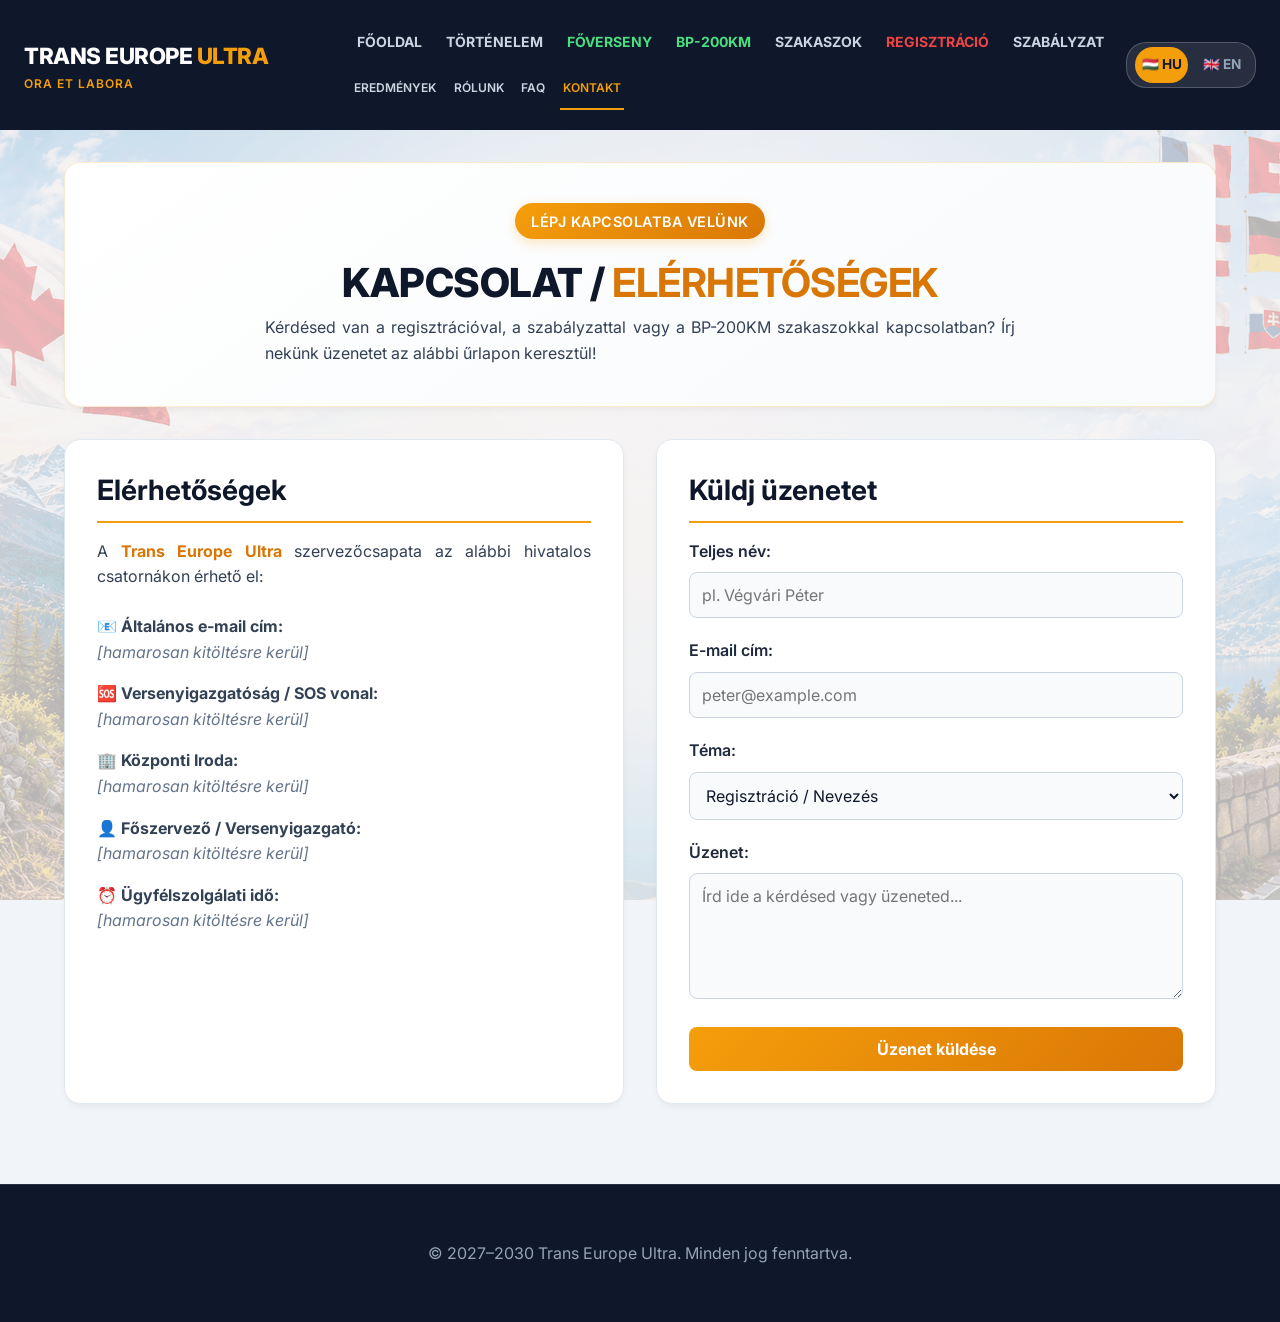
<file: kontakt.html>
<!DOCTYPE html>
<html lang="hu">
<head>
  <meta charset="UTF-8">
  <meta name="viewport" content="width=device-width, initial-scale=1.0">
  <title>Trans Europe Ultra - Kontakt</title>
  <!-- Modern Google Fonts: Inter -->
  <link rel="preconnect" href="https://fonts.googleapis.com">
  <link rel="preconnect" href="https://fonts.gstatic.com" crossorigin>
  <link href="https://fonts.googleapis.com/css2?family=Inter:wght@300;400;500;600;700;800&display=swap" rel="stylesheet">
  
  <link rel="stylesheet" href="style.css">
  <style>
    body {
      font-family: 'Inter', sans-serif;
      text-align: left;
    }

    /* Alapértelmezett sorkizárás a bekezdésekre */
    p, .card p {
      text-align: justify;
      text-justify: inter-word;
    }

    @media (max-width: 968px) {
      nav {
        flex-direction: column;
        gap: 1rem;
      }
      .nav-links {
        display: flex;
        flex-wrap: wrap;
        justify-content: center;
        gap: 0.5rem 1rem;
        padding: 0;
      }
    }

    .lang-switcher {
      display: flex;
      gap: 0.5rem;
      align-items: center;
      background: rgba(255, 255, 255, 0.1);
      padding: 0.25rem 0.5rem;
      border-radius: 20px;
      border: 1px solid rgba(255, 255, 255, 0.2);
    }
    .lang-switcher a {
      color: #94a3b8;
      text-decoration: none;
      font-size: 0.85rem;
      font-weight: bold;
      padding: 0.2rem 0.4rem;
      border-radius: 50px;
      transition: all 0.2s;
    }
    .lang-switcher a.active, .lang-switcher a:hover {
      background: #f59e0b;
      color: #0f172a;
    }

    .nav-links a.highlight-green {
      color: #4ade80 !important;
      font-weight: bold;
    }
    .nav-links a.highlight-green:hover {
      color: #86efac !important;
    }

    /* Pirosas kiemelés a regisztráció gombhoz */
    .nav-links a.highlight-red {
      color: #ef4444 !important;
      font-weight: bold;
    }
    .nav-links a.highlight-red:hover {
      color: #f87171 !important;
    }

    .hero-card {
      background: linear-gradient(145deg, #ffffff, #f8fafc);
      border: 1px solid rgba(245, 158, 11, 0.2);
      border-radius: 16px;
      padding: 2.5rem 2rem;
      text-align: center;
      margin-bottom: 2rem;
      box-shadow: 0 4px 6px -1px rgba(0, 0, 0, 0.05);
    }
    .hero-badge {
      display: inline-block;
      background: linear-gradient(135deg, #f59e0b, #d97706);
      color: #ffffff;
      padding: 0.4rem 1rem;
      border-radius: 50px;
      font-weight: 600;
      font-size: 0.9rem;
      letter-spacing: 0.5px;
      box-shadow: 0 4px 12px rgba(245, 158, 11, 0.25);
      margin-bottom: 0.75rem;
    }

    .yellow-highlight {
      color: #d97706;
      font-weight: 700;
    }

    .card {
      background: #ffffff;
      border-radius: 16px;
      padding: 2.5rem;
      margin-bottom: 2rem;
      border: 1px solid #e2e8f0;
      box-shadow: 0 4px 6px -1px rgba(0, 0, 0, 0.05);
    }

    .card h2 {
      color: #0f172a;
      border-bottom: 2px solid #f59e0b;
      padding-bottom: 0.75rem;
      margin-top: 0;
      margin-bottom: 1.5rem;
    }

    /* Form stílusok */
    .form-group {
      margin-bottom: 1.25rem;
    }
    .form-group label {
      display: block;
      font-weight: 600;
      color: #1e293b;
      margin-bottom: 0.5rem;
    }
    .form-group input, 
    .form-group textarea, 
    .form-group select {
      width: 100%;
      padding: 0.75rem;
      border: 1px solid #cbd5e1;
      border-radius: 8px;
      font-family: 'Inter', sans-serif;
      font-size: 1rem;
      color: #0f172a;
      background: #f8fafc;
      box-sizing: border-box;
      transition: border-color 0.2s;
    }
    .form-group input:focus, 
    .form-group textarea:focus, 
    .form-group select:focus {
      outline: none;
      border-color: #f59e0b;
      background: #ffffff;
    }
    .submit-btn {
      background: linear-gradient(135deg, #f59e0b, #d97706);
      color: #ffffff;
      font-weight: 700;
      padding: 0.75rem 1.5rem;
      border: none;
      border-radius: 8px;
      cursor: pointer;
      font-size: 1rem;
      transition: opacity 0.2s;
      width: 100%;
    }
    .submit-btn:hover {
      opacity: 0.9;
    }

    footer {
      padding: 3.5rem 1rem;
      margin-top: 5rem;
      background-color: #0f172a;
      color: #94a3b8;
      text-align: center;
      border-top: 1px solid rgba(255, 255, 255, 0.1);
    }
  </style>
  <link rel="stylesheet" href="responsive.css?v=20260930-bp200km">
  <script src="site.js" defer></script>
  <style id="header-typography">
/* Fő navigáció: nagyobb betűk és színes kiemelések. */
header .site-nav .nav-primary li,
header .site-nav .nav-primary a,
header .site-nav .nav-primary a:is(.active, :hover, :focus, :active) {
  font-size: 14px !important;
  font-weight: 700;
  line-height: 1.4;
  letter-spacing: normal;
}
header .site-nav .nav-primary a {
  padding: .45rem .4rem;
  border-radius: 6px;
  transition: background-color .2s, color .2s;
}
header .site-nav .nav-primary a:hover {
  background: rgba(255, 255, 255, .08);
}
header .site-nav .nav-primary a.active {
  background: rgba(245, 158, 11, .12);
  color: #f59e0b;
  box-shadow: inset 0 -2px #f59e0b;
}
header .site-nav .nav-primary a.highlight-green { color: #4ade80 !important; }
header .site-nav .nav-primary a.highlight-green:hover { background: rgba(74, 222, 128, .10); color: #86efac !important; }
header .site-nav .nav-primary a.highlight-green.active { background: rgba(74, 222, 128, .12); box-shadow: inset 0 -2px #4ade80; }
header .site-nav .nav-primary a.highlight-red { color: #ef4444 !important; }
header .site-nav .nav-primary a.highlight-red:hover { background: rgba(239, 68, 68, .10); color: #f87171 !important; }
header .site-nav .nav-primary a.highlight-red.active { background: rgba(239, 68, 68, .12); box-shadow: inset 0 -2px #ef4444; }
header .site-nav .nav-secondary li,
header .site-nav .nav-secondary a,
header .site-nav .nav-secondary a:is(.active, :hover, :focus, :active) {
  font-size: 12px !important;
  line-height: 1.4;
  letter-spacing: normal;
}
  </style>
</head>
<body>

  <header>
    <nav class="site-nav" aria-label="Fő navigáció">
      <div class="brand">
        <a href="index.html" class="logo">TRANS EUROPE <span>ULTRA</span></a>
        <span class="brand-motto">ORA ET LABORA</span>
      </div>
      <button class="menu-toggle" type="button" aria-controls="site-menu" aria-expanded="false">☰ Menü</button>
      <div class="nav-content" id="site-menu">
        <div class="nav-groups">
          <ul class="nav-links nav-primary">
            <li><a href="index.html">FŐOLDAL</a></li>
            <li><a href="tortenelem.html">TÖRTÉNELEM</a></li>
            <li><a href="foverseny.html" class="highlight-green">FŐVERSENY</a></li>
            <li><a href="bikepacking-200.html" class="highlight-green">BP-200KM</a></li>
            <li><a href="szakaszok.html">SZAKASZOK</a></li>
            <li><a href="regisztracio.html" class="highlight-red">REGISZTRÁCIÓ</a></li>
            <li><a href="szabalyzat.html">SZABÁLYZAT</a></li>
          </ul>
          <ul class="nav-links nav-secondary">
            <li><a href="eredmenyek.html">EREDMÉNYEK</a></li>
            <li><a href="rolunk.html">RÓLUNK</a></li>
            <li><a href="faq.html">FAQ</a></li>
            <li><a href="kontakt.html" class="active" aria-current="page">KONTAKT</a></li>
          </ul>
        </div>
        <div class="lang-switcher" aria-label="Nyelvválasztó">
          <a href="#" class="active" title="Magyar" lang="hu">🇭🇺 HU</a>
          <a href="#" title="English" lang="en">🇬🇧 EN</a>
        </div>
      </div>
    </nav>
  </header>

  <div class="container" style="max-width: 1000px; margin: 2rem auto; padding: 0 1rem;">
    
    <!-- HERO SZEKCIÓ -->
    <section class="hero-card">
      <span class="hero-badge">LÉPJ KAPCSOLATBA VELÜNK</span>
      <h1 style="font-size: 2.2rem; font-weight: 800; letter-spacing: -0.5px; margin: 0.5rem 0; color: #0f172a;">KAPCSOLAT / <span class="yellow-highlight">ELÉRHETŐSÉGEK</span></h1>
      <p style="font-size: 1.05rem; color: #334155; max-width: 750px; margin: 0 auto; line-height: 1.6;">
        Kérdésed van a regisztrációval, a szabályzattal vagy a BP-200KM szakaszokkal kapcsolatban? Írj nekünk üzenetet az alábbi űrlapon keresztül!
      </p>
    </section>

    <!-- KÉTOSZLOPOS ELRENDEZÉS (Grid) -->
    <div style="display: grid; grid-template-columns: 1fr 1fr; gap: 2rem; align-items: start;" class="contact-grid">
      
      <!-- BAL OLDAL: ELÉRHETŐSÉGEK (Üresen hagyva) -->
      <div class="card" style="margin-bottom: 0; height: 100%;">
        <h2>Elérhetőségek</h2>
        
        <p style="margin-bottom: 1.5rem;">
          A <span class="yellow-highlight">Trans Europe Ultra</span> szervezőcsapata az alábbi hivatalos csatornákon érhető el:
        </p>

        <p style="margin-bottom: 1rem;">
          <strong>📧 Általános e-mail cím:</strong><br>
          <span style="color: #64748b; font-style: italic;">[hamarosan kitöltésre kerül]</span>
        </p>

        <p style="margin-bottom: 1rem;">
          <strong>🆘 Versenyigazgatóság / SOS vonal:</strong><br>
          <span style="color: #64748b; font-style: italic;">[hamarosan kitöltésre kerül]</span>
        </p>

        <p style="margin-bottom: 1rem;">
          <strong>🏢 Központi Iroda:</strong><br>
          <span style="color: #64748b; font-style: italic;">[hamarosan kitöltésre kerül]</span>
        </p>

        <p style="margin-bottom: 1rem;">
          <strong>👤 Főszervező / Versenyigazgató:</strong><br>
          <span style="color: #64748b; font-style: italic;">[hamarosan kitöltésre kerül]</span>
        </p>

        <p style="margin-bottom: 0;">
          <strong>⏰ Ügyfélszolgálati idő:</strong><br>
          <span style="color: #64748b; font-style: italic;">[hamarosan kitöltésre kerül]</span>
        </p>
      </div>

      <!-- JOBB OLDAL: KAPCSOLATI ŰRLAP -->
      <div class="card" style="margin-bottom: 0;">
        <h2>Küldj üzenetet</h2>
        
        <form action="#" method="POST" onsubmit="event.preventDefault(); alert('Köszönjük üzeneted! Hamarosan válaszolunk.');">
          <div class="form-group">
            <label for="name">Teljes név:</label>
            <input type="text" id="name" name="name" placeholder="pl. Végvári Péter" required>
          </div>

          <div class="form-group">
            <label for="email">E-mail cím:</label>
            <input type="email" id="email" name="email" placeholder="peter@example.com" required>
          </div>

          <div class="form-group">
            <label for="subject">Téma:</label>
            <select id="subject" name="subject">
              <option value="regisztracio">Regisztráció / Nevezés</option>
              <option value="bikepacking">BP-200KM kérdések</option>
              <option value="szabalyzat">Szabályzat / Útvonal</option>
              <option value="szponzoracio">Szponzoráció / Sajtó</option>
              <option value="egyeb">Egyéb téma</option>
            </select>
          </div>

          <div class="form-group">
            <label for="message">Üzenet:</label>
            <textarea id="message" name="message" rows="5" placeholder="Írd ide a kérdésed vagy üzeneted..." required></textarea>
          </div>

          <button type="submit" class="submit-btn">Üzenet küldése</button>
        </form>
      </div>

    </div>

  </div>

  <footer>
    <p>&copy; 2027–2030 Trans Europe Ultra. Minden jog fenntartva.</p>
  </footer>
</body>
</html>
</file>
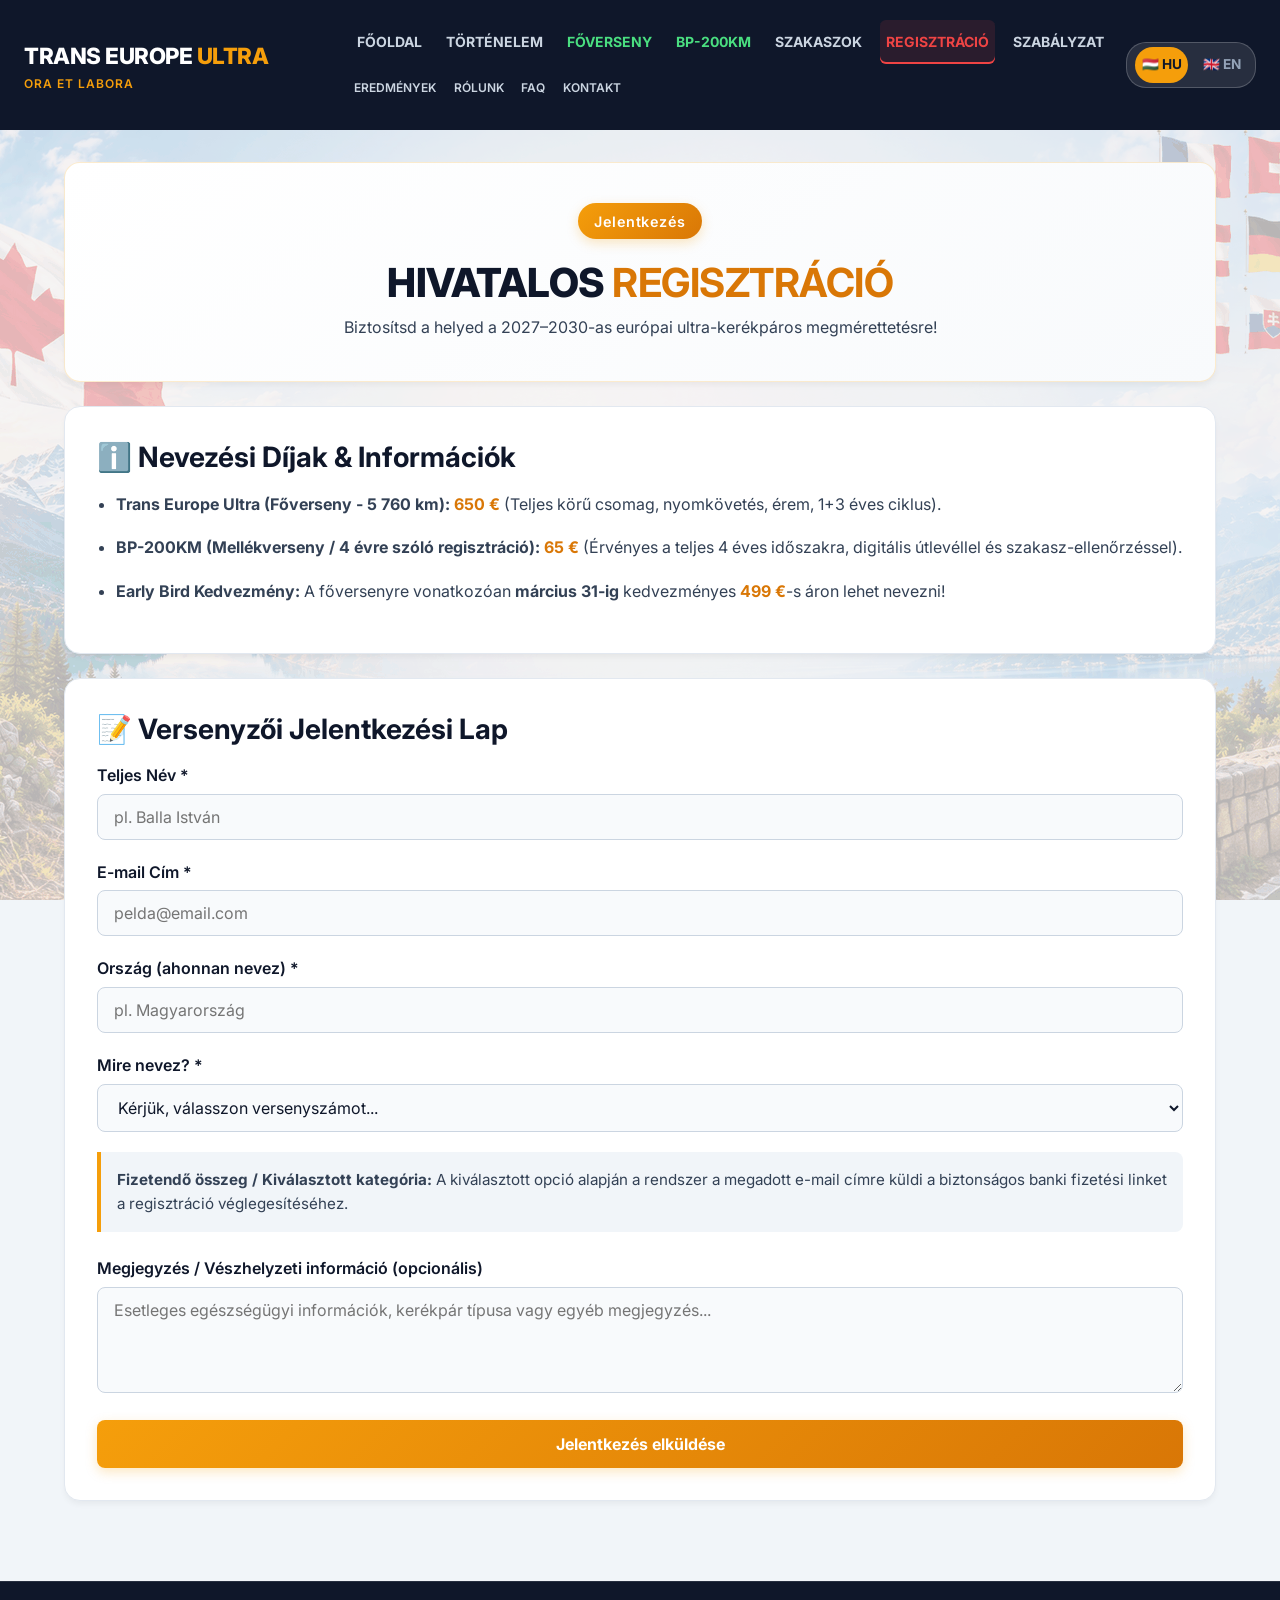
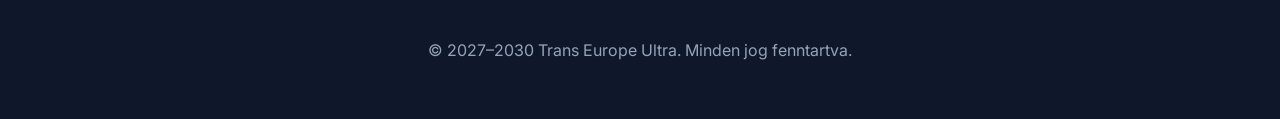
<file: regisztracio.html>
<!DOCTYPE html>
<html lang="hu">
<head>
  <meta charset="UTF-8">
  <meta name="viewport" content="width=device-width, initial-scale=1.0">
  <title>Trans Europe Ultra - Regisztráció</title>
  <!-- Modern Google Fonts: Inter -->
  <link rel="preconnect" href="https://fonts.googleapis.com">
  <link rel="preconnect" href="https://fonts.gstatic.com" crossorigin>
  <link href="https://fonts.googleapis.com/css2?family=Inter:wght@300;400;500;600;700;800&display=swap" rel="stylesheet">
  
  <link rel="stylesheet" href="style.css">
  <style>
    body {
      font-family: 'Inter', sans-serif;
      text-align: left;
    }

    /* Alapértelmezett sorkizárás a bekezdésekre */
    p, .bento-card p:not(.highlight-box) {
      text-align: justify;
      text-justify: inter-word;
    }

    /* Reszponzív navigáció */
    @media (max-width: 968px) {
      nav {
        flex-direction: column;
        gap: 1rem;
      }
      .nav-links {
        display: flex;
        flex-wrap: wrap;
        justify-content: center;
        gap: 0.5rem 1rem;
        padding: 0;
      }
    }

    .lang-switcher {
      display: flex;
      gap: 0.5rem;
      align-items: center;
      background: rgba(255, 255, 255, 0.1);
      padding: 0.25rem 0.5rem;
      border-radius: 20px;
      border: 1px solid rgba(255, 255, 255, 0.2);
    }
    .lang-switcher a {
      color: #94a3b8;
      text-decoration: none;
      font-size: 0.85rem;
      font-weight: bold;
      padding: 0.2rem 0.4rem;
      border-radius: 50px;
      transition: all 0.2s;
    }
    .lang-switcher a.active, .lang-switcher a:hover {
      background: #f59e0b;
      color: #0f172a;
    }

    .nav-links a.highlight-green {
      color: #4ade80 !important;
      font-weight: bold;
    }
    .nav-links a.highlight-green:hover {
      color: #86efac !important;
    }

    /* Pirosas kiemelés a regisztráció gombhoz */
    .nav-links a.highlight-red {
      color: #ef4444 !important;
      font-weight: bold;
    }
    .nav-links a.highlight-red:hover {
      color: #f87171 !important;
    }

    .hero-card {
      background: linear-gradient(145deg, #ffffff, #f8fafc);
      border: 1px solid rgba(245, 158, 11, 0.2);
    }
    .hero-badge {
      display: inline-block;
      background: linear-gradient(135deg, #f59e0b, #d97706);
      color: #ffffff;
      padding: 0.4rem 1rem;
      border-radius: 50px;
      font-weight: 600;
      font-size: 0.9rem;
      letter-spacing: 0.5px;
      box-shadow: 0 4px 12px rgba(245, 158, 11, 0.25);
      margin-bottom: 0.75rem;
    }

    .yellow-highlight {
      color: #d97706;
      font-weight: 700;
    }

    /* Űrlap stílusok */
    .form-group {
      margin-bottom: 1.25rem;
    }
    .form-group label {
      display: block;
      font-weight: 600;
      color: #0f172a;
      margin-bottom: 5px;
    }
    .form-group input, .form-group select, .form-group textarea {
      width: 100%;
      padding: 0.75rem 1rem;
      border: 1px solid #cbd5e1;
      border-radius: 8px;
      font-family: 'Inter', sans-serif;
      font-size: 1rem;
      background-color: #f8fafc;
      color: #0f172a;
      box-sizing: border-box;
    }
    .form-group input:focus, .form-group select:focus, .form-group textarea:focus {
      outline: none;
      border-color: #f59e0b;
      background-color: #ffffff;
      box-shadow: 0 0 0 3px rgba(245, 158, 11, 0.15);
    }

    .price-box {
      background: #f1f5f9;
      border-left: 4px solid #f59e0b;
      padding: 1rem;
      border-radius: 0 8px 8px 0;
      margin-bottom: 1.5rem;
      font-size: 0.95rem;
      color: #334155;
    }

    .submit-btn {
      background: linear-gradient(135deg, #f59e0b, #d97706);
      color: #ffffff;
      border: none;
      padding: 0.85rem 2rem;
      font-size: 1rem;
      font-weight: 700;
      border-radius: 8px;
      cursor: pointer;
      width: 100%;
      transition: all 0.2s;
      box-shadow: 0 4px 12px rgba(245, 158, 11, 0.25);
    }
    .submit-btn:hover {
      background: linear-gradient(135deg, #d97706, #b45309);
      transform: translateY(-1px);
    }

    footer {
      padding: 3.5rem 1rem;
      margin-top: 5rem;
      background-color: #0f172a;
      color: #94a3b8;
      text-align: center;
      border-top: 1px solid rgba(255, 255, 255, 0.1);
    }
  </style>
  <link rel="stylesheet" href="responsive.css?v=20260930-bp200km">
  <script src="site.js" defer></script>
  <style id="header-typography">
/* Fő navigáció: nagyobb betűk és színes kiemelések. */
header .site-nav .nav-primary li,
header .site-nav .nav-primary a,
header .site-nav .nav-primary a:is(.active, :hover, :focus, :active) {
  font-size: 14px !important;
  font-weight: 700;
  line-height: 1.4;
  letter-spacing: normal;
}
header .site-nav .nav-primary a {
  padding: .45rem .4rem;
  border-radius: 6px;
  transition: background-color .2s, color .2s;
}
header .site-nav .nav-primary a:hover {
  background: rgba(255, 255, 255, .08);
}
header .site-nav .nav-primary a.active {
  background: rgba(245, 158, 11, .12);
  color: #f59e0b;
  box-shadow: inset 0 -2px #f59e0b;
}
header .site-nav .nav-primary a.highlight-green { color: #4ade80 !important; }
header .site-nav .nav-primary a.highlight-green:hover { background: rgba(74, 222, 128, .10); color: #86efac !important; }
header .site-nav .nav-primary a.highlight-green.active { background: rgba(74, 222, 128, .12); box-shadow: inset 0 -2px #4ade80; }
header .site-nav .nav-primary a.highlight-red { color: #ef4444 !important; }
header .site-nav .nav-primary a.highlight-red:hover { background: rgba(239, 68, 68, .10); color: #f87171 !important; }
header .site-nav .nav-primary a.highlight-red.active { background: rgba(239, 68, 68, .12); box-shadow: inset 0 -2px #ef4444; }
header .site-nav .nav-secondary li,
header .site-nav .nav-secondary a,
header .site-nav .nav-secondary a:is(.active, :hover, :focus, :active) {
  font-size: 12px !important;
  line-height: 1.4;
  letter-spacing: normal;
}
  </style>
</head>
<body>

  <header>
    <nav class="site-nav" aria-label="Fő navigáció">
      <div class="brand">
        <a href="index.html" class="logo">TRANS EUROPE <span>ULTRA</span></a>
        <span class="brand-motto">ORA ET LABORA</span>
      </div>
      <button class="menu-toggle" type="button" aria-controls="site-menu" aria-expanded="false">☰ Menü</button>
      <div class="nav-content" id="site-menu">
        <div class="nav-groups">
          <ul class="nav-links nav-primary">
            <li><a href="index.html">FŐOLDAL</a></li>
            <li><a href="tortenelem.html">TÖRTÉNELEM</a></li>
            <li><a href="foverseny.html" class="highlight-green">FŐVERSENY</a></li>
            <li><a href="bikepacking-200.html" class="highlight-green">BP-200KM</a></li>
            <li><a href="szakaszok.html">SZAKASZOK</a></li>
            <li><a href="regisztracio.html" class="highlight-red active" aria-current="page">REGISZTRÁCIÓ</a></li>
            <li><a href="szabalyzat.html">SZABÁLYZAT</a></li>
          </ul>
          <ul class="nav-links nav-secondary">
            <li><a href="eredmenyek.html">EREDMÉNYEK</a></li>
            <li><a href="rolunk.html">RÓLUNK</a></li>
            <li><a href="faq.html">FAQ</a></li>
            <li><a href="kontakt.html">KONTAKT</a></li>
          </ul>
        </div>
        <div class="lang-switcher" aria-label="Nyelvválasztó">
          <a href="#" class="active" title="Magyar" lang="hu">🇭🇺 HU</a>
          <a href="#" title="English" lang="en">🇬🇧 EN</a>
        </div>
      </div>
    </nav>
  </header>

  <!-- BENTO CONTAINER -->
  <div class="bento-container">

    <!-- HERO / FŐ CÍM -->
    <div class="bento-card col-span-2 hero-card" style="text-align: center; padding: 2.5rem 2rem;">
      <span class="hero-badge">Jelentkezés</span>
      <h1 style="font-size: 2.2rem; font-weight: 800; letter-spacing: -0.5px; margin: 0.5rem 0; color: #0f172a;">HIVATALOS <span class="yellow-highlight">REGISZTRÁCIÓ</span></h1>
      <p style="font-size: 1.05rem; color: #334155; max-width: 750px; margin: 0 auto; text-align: center; line-height: 1.6;">
        Biztosítsd a helyed a 2027–2030-as európai ultra-kerékpáros megmérettetésre!
      </p>
    </div>

    <!-- INFORMÁCIÓS DOBOZ A DÍJAKRÓL -->
    <div class="bento-card col-span-2">
      <h2 style="color: #0f172a; font-weight: 700; margin-top: 0;">ℹ️ Nevezési Díjak & Információk</h2>
      <ul style="padding-left: 1.2rem; line-height: 1.7; color: #334155;">
        <li><strong>Trans Europe Ultra (Főverseny - 5 760 km):</strong> <span class="yellow-highlight">650 €</span> (Teljes körű csomag, nyomkövetés, érem, 1+3 éves ciklus).</li>
        <li><strong>BP-200KM (Mellékverseny / 4 évre szóló regisztráció):</strong> <span class="yellow-highlight">65 €</span> (Érvényes a teljes 4 éves időszakra, digitális útlevéllel és szakasz-ellenőrzéssel).</li>
        <li><strong>Early Bird Kedvezmény:</strong> A főversenyre vonatkozóan <strong>március 31-ig</strong> kedvezményes <span class="yellow-highlight">499 €</span>-s áron lehet nevezni!</li>
      </ul>
    </div>

    <!-- REGISZTRÁCIÓS ŰRLAP -->
    <div class="bento-card col-span-2">
      <h2 style="color: #0f172a; font-weight: 700; margin-top: 0;">📝 Versenyzői Jelentkezési Lap</h2>
      
      <form action="#" method="POST">
        
        <div class="form-group">
          <label for="fullname">Teljes Név *</label>
          <input type="text" id="fullname" name="fullname" required placeholder="pl. Balla István">
        </div>

        <div class="form-group">
          <label for="email">E-mail Cím *</label>
          <input type="email" id="email" name="email" required placeholder="pelda@email.com">
        </div>

        <div class="form-group">
          <label for="country">Ország (ahonnan nevez) *</label>
          <input type="text" id="country" name="country" required placeholder="pl. Magyarország">
        </div>

        <div class="form-group">
          <label for="category">Mire nevez? *</label>
          <select id="category" name="category" required>
            <option value="" disabled selected>Kérjük, válasszon versenyszámot...</option>
            <option value="foverseny_normal">Trans Europe Ultra (Főverseny) – 650 €</option>
            <option value="foverseny_earlybird">Trans Europe Ultra (Early Bird - március 31-ig) – 499 €</option>
            <option value="bikepacking200">BP-200KM (4 évre szóló regisztráció) – 65 €</option>
          </select>
        </div>

        <div class="price-box">
          <strong>Fizetendő összeg / Kiválasztott kategória:</strong> A kiválasztott opció alapján a rendszer a megadott e-mail címre küldi a biztonságos banki fizetési linket a regisztráció véglegesítéséhez.
        </div>

        <div class="form-group">
          <label for="message">Megjegyzés / Vészhelyzeti információ (opcionális)</label>
          <textarea id="message" name="message" rows="4" placeholder="Esetleges egészségügyi információk, kerékpár típusa vagy egyéb megjegyzés..."></textarea>
        </div>

        <button type="submit" class="submit-btn">Jelentkezés elküldése</button>
      </form>
    </div>

  </div>
  <!-- BENTO CONTAINER VÉGE -->

  <footer>
    <p>&copy; 2027–2030 Trans Europe Ultra. Minden jog fenntartva.</p>
  </footer>
</body>
</html>
</file>
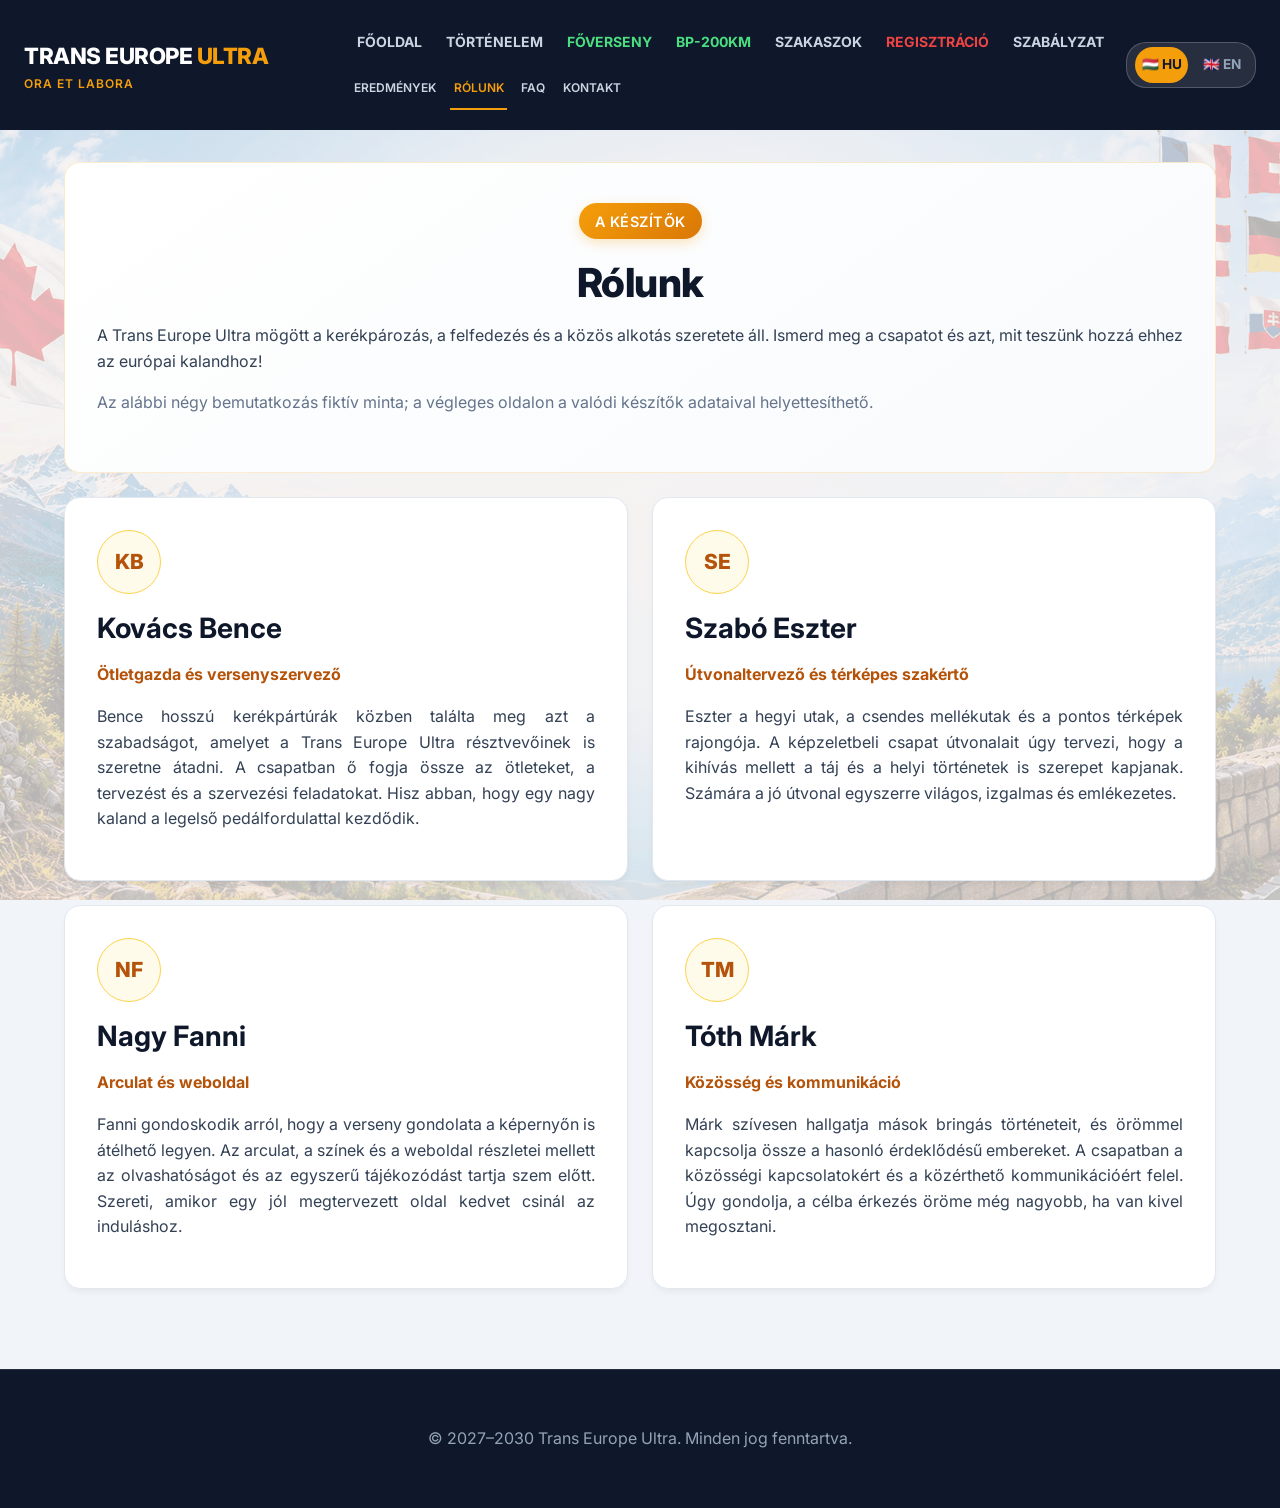
<file: rolunk.html>
<!DOCTYPE html>
<html lang="hu">
<head>
  <meta charset="UTF-8">
  <meta name="viewport" content="width=device-width, initial-scale=1.0">
  <title>Trans Europe Ultra – Rólunk</title>
  <link rel="preconnect" href="https://fonts.googleapis.com">
  <link rel="preconnect" href="https://fonts.gstatic.com" crossorigin>
  <link href="https://fonts.googleapis.com/css2?family=Inter:wght@300;400;500;600;700;800&display=swap" rel="stylesheet">
  <link rel="stylesheet" href="style.css">
  <link rel="stylesheet" href="responsive.css?v=20260930-bp200km">
  <script src="site.js" defer></script>
  <style id="header-typography">
/* Fő navigáció: nagyobb betűk és színes kiemelések. */
header .site-nav .nav-primary li,
header .site-nav .nav-primary a,
header .site-nav .nav-primary a:is(.active, :hover, :focus, :active) {
  font-size: 14px !important;
  font-weight: 700;
  line-height: 1.4;
  letter-spacing: normal;
}
header .site-nav .nav-primary a {
  padding: .45rem .4rem;
  border-radius: 6px;
  transition: background-color .2s, color .2s;
}
header .site-nav .nav-primary a:hover {
  background: rgba(255, 255, 255, .08);
}
header .site-nav .nav-primary a.active {
  background: rgba(245, 158, 11, .12);
  color: #f59e0b;
  box-shadow: inset 0 -2px #f59e0b;
}
header .site-nav .nav-primary a.highlight-green { color: #4ade80 !important; }
header .site-nav .nav-primary a.highlight-green:hover { background: rgba(74, 222, 128, .10); color: #86efac !important; }
header .site-nav .nav-primary a.highlight-green.active { background: rgba(74, 222, 128, .12); box-shadow: inset 0 -2px #4ade80; }
header .site-nav .nav-primary a.highlight-red { color: #ef4444 !important; }
header .site-nav .nav-primary a.highlight-red:hover { background: rgba(239, 68, 68, .10); color: #f87171 !important; }
header .site-nav .nav-primary a.highlight-red.active { background: rgba(239, 68, 68, .12); box-shadow: inset 0 -2px #ef4444; }
header .site-nav .nav-secondary li,
header .site-nav .nav-secondary a,
header .site-nav .nav-secondary a:is(.active, :hover, :focus, :active) {
  font-size: 12px !important;
  line-height: 1.4;
  letter-spacing: normal;
}
  </style>
</head>
<body>
<header>
    <nav class="site-nav" aria-label="Fő navigáció">
      <div class="brand">
        <a href="index.html" class="logo">TRANS EUROPE <span>ULTRA</span></a>
        <span class="brand-motto">ORA ET LABORA</span>
      </div>
      <button class="menu-toggle" type="button" aria-controls="site-menu" aria-expanded="false">☰ Menü</button>
      <div class="nav-content" id="site-menu">
        <div class="nav-groups">
          <ul class="nav-links nav-primary">
            <li><a href="index.html">FŐOLDAL</a></li>
            <li><a href="tortenelem.html">TÖRTÉNELEM</a></li>
            <li><a href="foverseny.html" class="highlight-green">FŐVERSENY</a></li>
            <li><a href="bikepacking-200.html" class="highlight-green">BP-200KM</a></li>
            <li><a href="szakaszok.html">SZAKASZOK</a></li>
            <li><a href="regisztracio.html" class="highlight-red">REGISZTRÁCIÓ</a></li>
            <li><a href="szabalyzat.html">SZABÁLYZAT</a></li>
          </ul>
          <ul class="nav-links nav-secondary">
            <li><a href="eredmenyek.html">EREDMÉNYEK</a></li>
            <li><a href="rolunk.html" class="active" aria-current="page">RÓLUNK</a></li>
            <li><a href="faq.html">FAQ</a></li>
            <li><a href="kontakt.html">KONTAKT</a></li>
          </ul>
        </div>
        <div class="lang-switcher" aria-label="Nyelvválasztó">
          <a href="#" class="active" title="Magyar" lang="hu">🇭🇺 HU</a>
          <a href="#" title="English" lang="en">🇬🇧 EN</a>
        </div>
      </div>
    </nav>
  </header>
  <main class="container">
    <section class="hero-card">
      <span class="hero-badge">A KÉSZÍTŐK</span>
      <h1>Rólunk</h1>
      <p>A Trans Europe Ultra mögött a kerékpározás, a felfedezés és a közös alkotás szeretete áll. Ismerd meg a csapatot és azt, mit teszünk hozzá ehhez az európai kalandhoz!</p>
      <p class="team-note">Az alábbi négy bemutatkozás fiktív minta; a végleges oldalon a valódi készítők adataival helyettesíthető.</p>
    </section>
    <section class="team-grid" aria-label="A készítők bemutatkozása">
      <article class="bento-card team-card">
        <span class="team-avatar" aria-hidden="true">KB</span>
        <h2>Kovács Bence</h2>
        <p class="team-role">Ötletgazda és versenyszervező</p>
        <p>Bence hosszú kerékpártúrák közben találta meg azt a szabadságot, amelyet a Trans Europe Ultra résztvevőinek is szeretne átadni. A csapatban ő fogja össze az ötleteket, a tervezést és a szervezési feladatokat. Hisz abban, hogy egy nagy kaland a legelső pedálfordulattal kezdődik.</p>
      </article>
      <article class="bento-card team-card">
        <span class="team-avatar" aria-hidden="true">SE</span>
        <h2>Szabó Eszter</h2>
        <p class="team-role">Útvonaltervező és térképes szakértő</p>
        <p>Eszter a hegyi utak, a csendes mellékutak és a pontos térképek rajongója. A képzeletbeli csapat útvonalait úgy tervezi, hogy a kihívás mellett a táj és a helyi történetek is szerepet kapjanak. Számára a jó útvonal egyszerre világos, izgalmas és emlékezetes.</p>
      </article>
      <article class="bento-card team-card">
        <span class="team-avatar" aria-hidden="true">NF</span>
        <h2>Nagy Fanni</h2>
        <p class="team-role">Arculat és weboldal</p>
        <p>Fanni gondoskodik arról, hogy a verseny gondolata a képernyőn is átélhető legyen. Az arculat, a színek és a weboldal részletei mellett az olvashatóságot és az egyszerű tájékozódást tartja szem előtt. Szereti, amikor egy jól megtervezett oldal kedvet csinál az induláshoz.</p>
      </article>
      <article class="bento-card team-card">
        <span class="team-avatar" aria-hidden="true">TM</span>
        <h2>Tóth Márk</h2>
        <p class="team-role">Közösség és kommunikáció</p>
        <p>Márk szívesen hallgatja mások bringás történeteit, és örömmel kapcsolja össze a hasonló érdeklődésű embereket. A csapatban a közösségi kapcsolatokért és a közérthető kommunikációért felel. Úgy gondolja, a célba érkezés öröme még nagyobb, ha van kivel megosztani.</p>
      </article>
    </section>
  </main>
  <footer>
    <p>&copy; 2027–2030 Trans Europe Ultra. Minden jog fenntartva.</p>
  </footer>
</body>
</html>
</file>
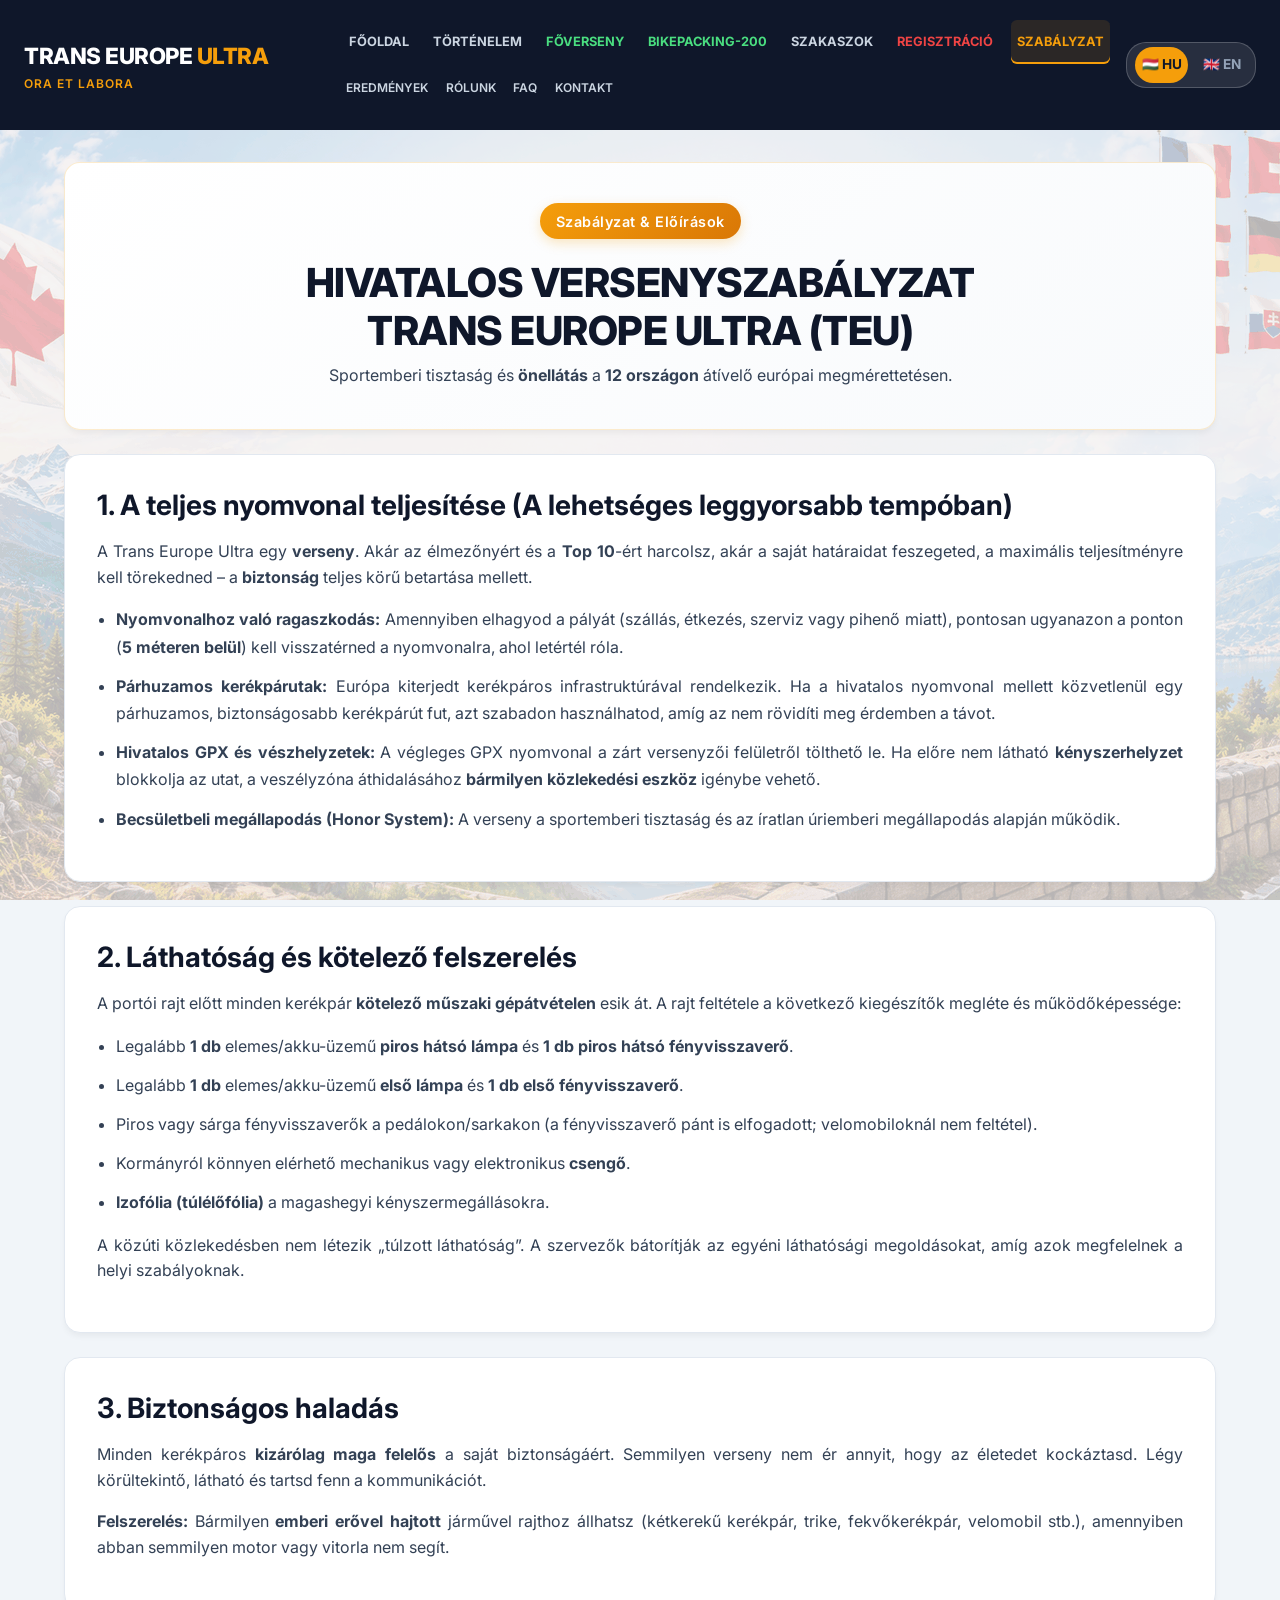
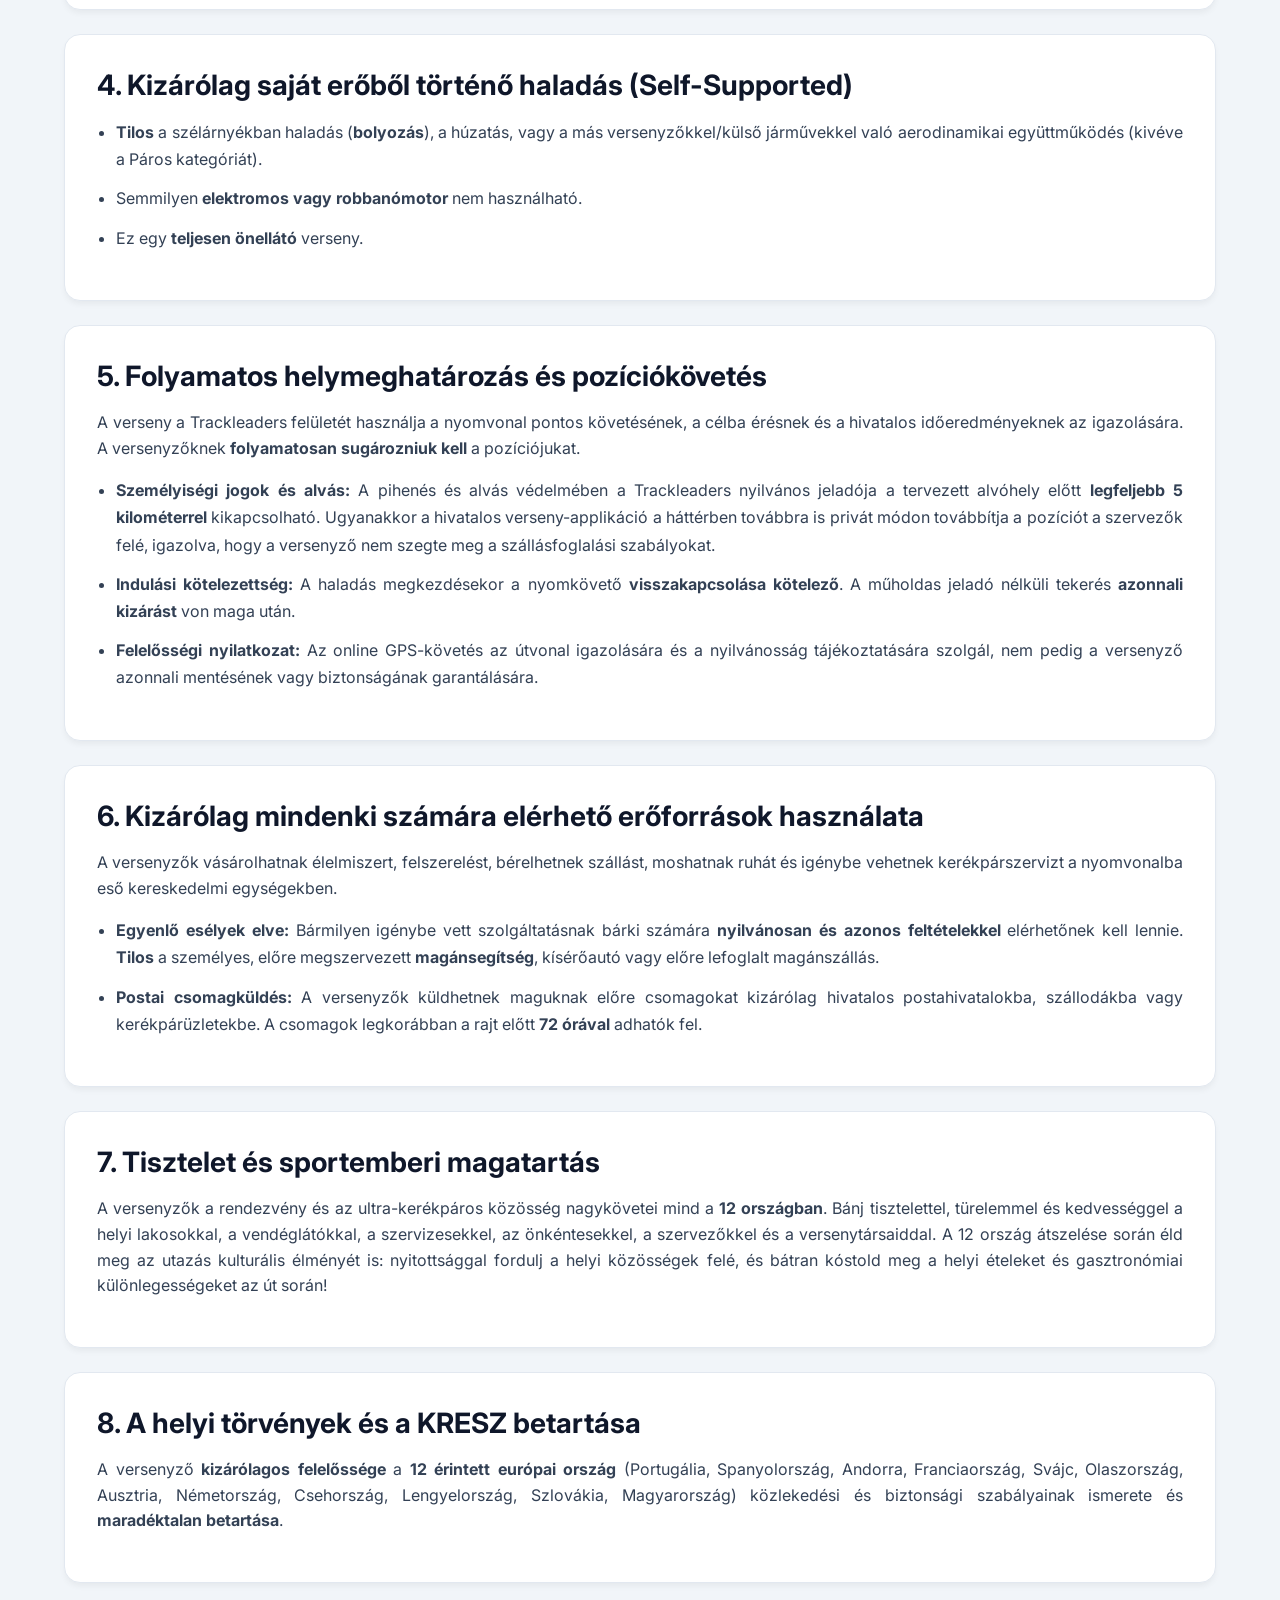
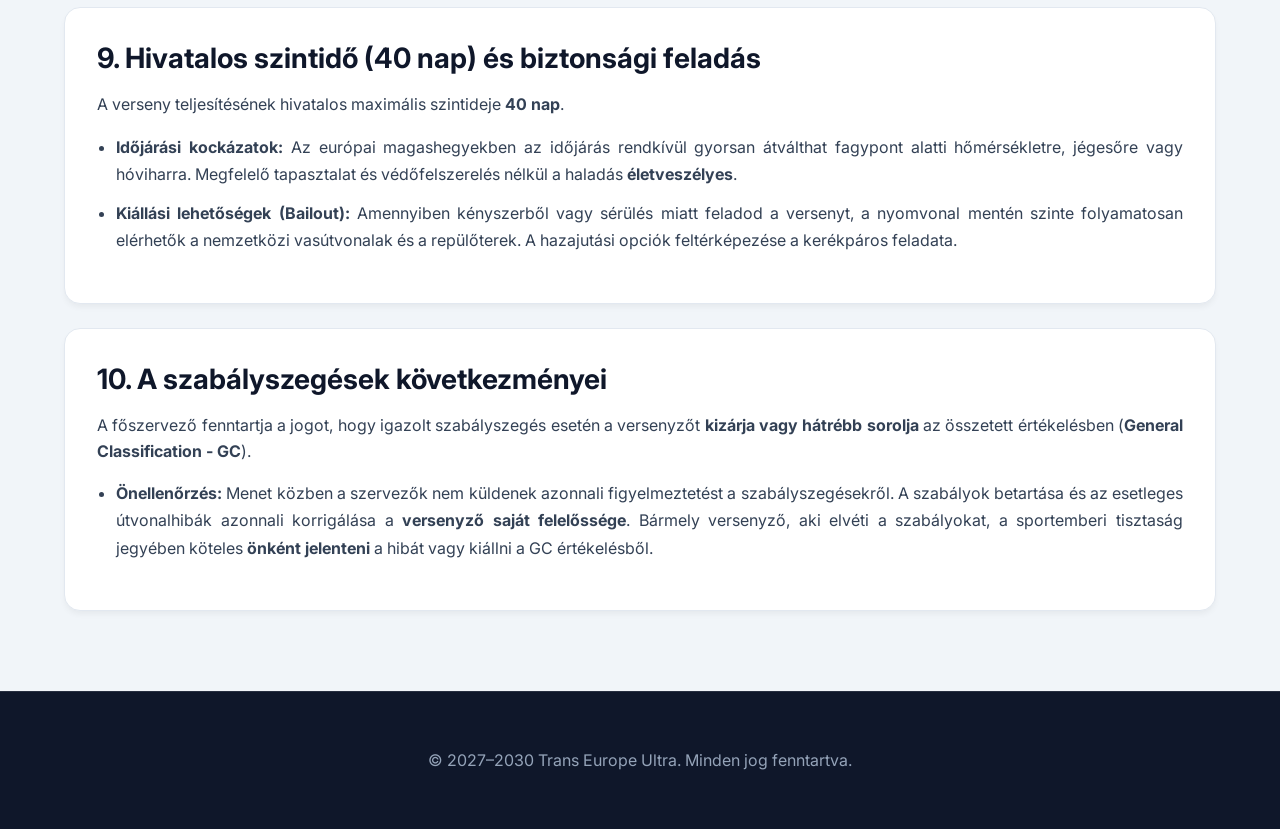
<file: szabalyzat.html>
<!DOCTYPE html>
<html lang="hu">
<head>
  <meta charset="UTF-8">
  <meta name="viewport" content="width=device-width, initial-scale=1.0">
  <title>Trans Europe Ultra - Szabályzat</title>
  <!-- Modern Google Fonts: Inter -->
  <link rel="preconnect" href="https://fonts.googleapis.com">
  <link rel="preconnect" href="https://fonts.gstatic.com" crossorigin>
  <link href="https://fonts.googleapis.com/css2?family=Inter:wght@300;400;500;600;700;800&display=swap" rel="stylesheet">
  
  <link rel="stylesheet" href="style.css">
  <style>
    body {
      font-family: 'Inter', sans-serif;
      text-align: left;
      font-size: 1rem;
      line-height: 1.6;
      color: #334155;
    }

    /* Alapértelmezett sorkizárás a bekezdésekre */
    p, .bento-card p:not(.highlight-box) {
      text-align: justify;
      text-justify: inter-word;
    }

    /* Reszponzív navigáció */
    @media (max-width: 968px) {
      nav {
        flex-direction: column;
        gap: 1rem;
      }
      .nav-links {
        display: flex;
        flex-wrap: wrap;
        justify-content: center;
        gap: 0.5rem 1rem;
        padding: 0;
      }
    }

    .lang-switcher {
      display: flex;
      gap: 0.5rem;
      align-items: center;
      background: rgba(255, 255, 255, 0.1);
      padding: 0.25rem 0.5rem;
      border-radius: 20px;
      border: 1px solid rgba(255, 255, 255, 0.2);
    }
    .lang-switcher a {
      color: #94a3b8;
      text-decoration: none;
      font-size: 0.85rem;
      font-weight: bold;
      padding: 0.2rem 0.4rem;
      border-radius: 50px;
      transition: all 0.2s;
    }
    .lang-switcher a.active, .lang-switcher a:hover {
      background: #f59e0b;
      color: #0f172a;
    }

    .nav-links a.highlight-green {
      color: #4ade80 !important;
      font-weight: bold;
    }
    .nav-links a.highlight-green:hover {
      color: #86efac !important;
    }

    /* Pirosas kiemelés a regisztráció gombhoz */
    .nav-links a.highlight-red {
      color: #ef4444 !important;
      font-weight: bold;
    }
    .nav-links a.highlight-red:hover {
      color: #f87171 !important;
    }

    .hero-card {
      background: linear-gradient(145deg, #ffffff, #f8fafc);
      border: 1px solid rgba(245, 158, 11, 0.2);
    }
    .hero-badge {
      display: inline-block;
      background: linear-gradient(135deg, #f59e0b, #d97706);
      color: #ffffff;
      padding: 0.4rem 1rem;
      border-radius: 50px;
      font-weight: 600;
      font-size: 0.9rem;
      letter-spacing: 0.5px;
      box-shadow: 0 4px 12px rgba(245, 158, 11, 0.25);
      margin-bottom: 0.75rem;
    }

    footer {
      padding: 3.5rem 1rem;
      margin-top: 5rem;
      background-color: #0f172a;
      color: #94a3b8;
      text-align: center;
      border-top: 1px solid rgba(255, 255, 255, 0.1);
    }
  </style>
  <link rel="stylesheet" href="responsive.css?v=20260930-v3">
  <script src="site.js" defer></script>
  <style id="header-typography">
    /* A menü betűmérete mobilon és asztali nézetben is állandó; a mobil elrendezést a közös CSS kezeli. */
    header .site-nav .nav-primary li,
    header .site-nav .nav-primary a,
    header .site-nav .nav-primary a:is(.active, :hover, :focus, :active) {
      font-size: 12.8px !important; line-height: 1.4; letter-spacing: normal;
    }
    header .site-nav .nav-secondary li,
    header .site-nav .nav-secondary a,
    header .site-nav .nav-secondary a:is(.active, :hover, :focus, :active) {
      font-size: 12px !important; line-height: 1.4; letter-spacing: normal;
    }

  </style>
</head>
<body>

  <header>
    <nav class="site-nav" aria-label="Fő navigáció">
      <div class="brand">
        <a href="index.html" class="logo">TRANS EUROPE <span>ULTRA</span></a>
        <span class="brand-motto">ORA ET LABORA</span>
      </div>
      <button class="menu-toggle" type="button" aria-controls="site-menu" aria-expanded="false">☰ Menü</button>
      <div class="nav-content" id="site-menu">
        <div class="nav-groups">
          <ul class="nav-links nav-primary">
            <li><a href="index.html">FŐOLDAL</a></li>
            <li><a href="tortenelem.html">TÖRTÉNELEM</a></li>
            <li><a href="foverseny.html" class="highlight-green">FŐVERSENY</a></li>
            <li><a href="bikepacking-200.html" class="highlight-green">BIKEPACKING-200</a></li>
            <li><a href="szakaszok.html">SZAKASZOK</a></li>
            <li><a href="regisztracio.html" class="highlight-red">REGISZTRÁCIÓ</a></li>
            <li><a href="szabalyzat.html" class="active" aria-current="page">SZABÁLYZAT</a></li>
          </ul>
          <ul class="nav-links nav-secondary">
            <li><a href="eredmenyek.html">EREDMÉNYEK</a></li>
            <li><a href="rolunk.html">RÓLUNK</a></li>
            <li><a href="faq.html">FAQ</a></li>
            <li><a href="kontakt.html">KONTAKT</a></li>
          </ul>
        </div>
        <div class="lang-switcher" aria-label="Nyelvválasztó">
          <a href="#" class="active" title="Magyar" lang="hu">🇭🇺 HU</a>
          <a href="#" title="English" lang="en">🇬🇧 EN</a>
        </div>
      </div>
    </nav>
  </header>

  <!-- BENTO GRID KEZDETE -->
  <div class="bento-container">

    <!-- HERO / FŐ CÍM -->
    <div class="bento-card col-span-2 hero-card" style="text-align: center; padding: 2.5rem 2rem;">
      <span class="hero-badge">Szabályzat & Előírások</span>
      <h1 style="font-size: 2.2rem; font-weight: 800; letter-spacing: -0.5px; margin: 0.5rem 0; color: #0f172a;">HIVATALOS VERSENYSZABÁLYZAT<br>TRANS EUROPE ULTRA (TEU)</h1>
      <p style="font-size: 1.05rem; color: #334155; max-width: 750px; margin: 0 auto; text-align: center; line-height: 1.6;">
        Sportemberi tisztaság és <strong>önellátás</strong> a <strong>12 országon</strong> átívelő európai megmérettetésen.
      </p>
    </div>

    <!-- 1. SZABÁLY -->
    <div class="bento-card col-span-2">
      <h2 style="color: #0f172a; font-weight: 700; margin-top: 0;">1. A teljes nyomvonal teljesítése (A lehetséges leggyorsabb tempóban)</h2>
      <p>A Trans Europe Ultra egy <strong>verseny</strong>. Akár az élmezőnyért és a <strong>Top 10</strong>-ért harcolsz, akár a saját határaidat feszegeted, a maximális teljesítményre kell törekedned – a <strong>biztonság</strong> teljes körű betartása mellett.</p>
      <ul style="margin-top: 1rem; padding-left: 1.2rem; line-height: 1.7;">
        <li style="margin-bottom: 0.75rem;"><strong>Nyomvonalhoz való ragaszkodás:</strong> Amennyiben elhagyod a pályát (szállás, étkezés, szerviz vagy pihenő miatt), pontosan ugyanazon a ponton (<strong>5 méteren belül</strong>) kell visszatérned a nyomvonalra, ahol letértél róla.</li>
        <li style="margin-bottom: 0.75rem;"><strong>Párhuzamos kerékpárutak:</strong> Európa kiterjedt kerékpáros infrastruktúrával rendelkezik. Ha a hivatalos nyomvonal mellett közvetlenül egy párhuzamos, biztonságosabb kerékpárút fut, azt szabadon használhatod, amíg az nem rövidíti meg érdemben a távot.</li>
        <li style="margin-bottom: 0.75rem;"><strong>Hivatalos GPX és vészhelyzetek:</strong> A végleges GPX nyomvonal a zárt versenyzői felületről tölthető le. Ha előre nem látható <strong>kényszerhelyzet</strong> blokkolja az utat, a veszélyzóna áthidalásához <strong>bármilyen közlekedési eszköz</strong> igénybe vehető.</li>
        <li><strong>Becsületbeli megállapodás (Honor System):</strong> A verseny a sportemberi tisztaság és az íratlan úriemberi megállapodás alapján működik.</li>
      </ul>
    </div>

    <!-- 2. SZABÁLY -->
    <div class="bento-card col-span-2">
      <h2 style="color: #0f172a; font-weight: 700; margin-top: 0;">2. Láthatóság és kötelező felszerelés</h2>
      <p>A portói rajt előtt minden kerékpár <strong>kötelező műszaki gépátvételen</strong> esik át. A rajt feltétele a következő kiegészítők megléte és működőképessége:</p>
      <ul style="margin-top: 1rem; padding-left: 1.2rem; line-height: 1.7;">
        <li style="margin-bottom: 0.75rem;">Legalább <strong>1 db</strong> elemes/akku-üzemű <strong>piros hátsó lámpa</strong> és <strong>1 db piros hátsó fényvisszaverő</strong>.</li>
        <li style="margin-bottom: 0.75rem;">Legalább <strong>1 db</strong> elemes/akku-üzemű <strong>első lámpa</strong> és <strong>1 db első fényvisszaverő</strong>.</li>
        <li style="margin-bottom: 0.75rem;">Piros vagy sárga fényvisszaverők a pedálokon/sarkakon (a fényvisszaverő pánt is elfogadott; velomobiloknál nem feltétel).</li>
        <li style="margin-bottom: 0.75rem;">Kormányról könnyen elérhető mechanikus vagy elektronikus <strong>csengő</strong>.</li>
        <li><strong>Izofólia (túlélőfólia)</strong> a magashegyi kényszermegállásokra.</li>
      </ul>
      <p style="margin-top: 1rem;">A közúti közlekedésben nem létezik „túlzott láthatóság”. A szervezők bátorítják az egyéni láthatósági megoldásokat, amíg azok megfelelnek a helyi szabályoknak.</p>
    </div>

    <!-- 3. SZABÁLY -->
    <div class="bento-card col-span-2">
      <h2 style="color: #0f172a; font-weight: 700; margin-top: 0;">3. Biztonságos haladás</h2>
      <p>Minden kerékpáros <strong>kizárólag maga felelős</strong> a saját biztonságáért. Semmilyen verseny nem ér annyit, hogy az életedet kockáztasd. Légy körültekintő, látható és tartsd fenn a kommunikációt.</p>
      <p style="margin-top: 0.75rem;"><strong>Felszerelés:</strong> Bármilyen <strong>emberi erővel hajtott</strong> járművel rajthoz állhatsz (kétkerekű kerékpár, trike, fekvőkerékpár, velomobil stb.), amennyiben abban semmilyen motor vagy vitorla nem segít.</p>
    </div>

    <!-- 4. SZABÁLY -->
    <div class="bento-card col-span-2">
      <h2 style="color: #0f172a; font-weight: 700; margin-top: 0;">4. Kizárólag saját erőből történő haladás (Self-Supported)</h2>
      <ul style="margin-top: 1rem; padding-left: 1.2rem; line-height: 1.7;">
        <li style="margin-bottom: 0.75rem;"><strong>Tilos</strong> a szélárnyékban haladás (<strong>bolyozás</strong>), a húzatás, vagy a más versenyzőkkel/külső járművekkel való aerodinamikai együttműködés (kivéve a Páros kategóriát).</li>
        <li style="margin-bottom: 0.75rem;">Semmilyen <strong>elektromos vagy robbanómotor</strong> nem használható.</li>
        <li>Ez egy <strong>teljesen önellátó</strong> verseny.</li>
      </ul>
    </div>

    <!-- 5. SZABÁLY -->
    <div class="bento-card col-span-2">
      <h2 style="color: #0f172a; font-weight: 700; margin-top: 0;">5. Folyamatos helymeghatározás és pozíciókövetés</h2>
      <p>A verseny a Trackleaders felületét használja a nyomvonal pontos követésének, a célba érésnek és a hivatalos időeredményeknek az igazolására. A versenyzőknek <strong>folyamatosan sugározniuk kell</strong> a pozíciójukat.</p>
      <ul style="margin-top: 1rem; padding-left: 1.2rem; line-height: 1.7;">
        <li style="margin-bottom: 0.75rem;"><strong>Személyiségi jogok és alvás:</strong> A pihenés és alvás védelmében a Trackleaders nyilvános jeladója a tervezett alvóhely előtt <strong>legfeljebb 5 kilométerrel</strong> kikapcsolható. Ugyanakkor a hivatalos verseny-applikáció a háttérben továbbra is privát módon továbbítja a pozíciót a szervezők felé, igazolva, hogy a versenyző nem szegte meg a szállásfoglalási szabályokat.</li>
        <li style="margin-bottom: 0.75rem;"><strong>Indulási kötelezettség:</strong> A haladás megkezdésekor a nyomkövető <strong>visszakapcsolása kötelező</strong>. A műholdas jeladó nélküli tekerés <strong>azonnali kizárást</strong> von maga után.</li>
        <li><strong>Felelősségi nyilatkozat:</strong> Az online GPS-követés az útvonal igazolására és a nyilvánosság tájékoztatására szolgál, nem pedig a versenyző azonnali mentésének vagy biztonságának garantálására.</li>
      </ul>
    </div>

    <!-- 6. SZABÁLY -->
    <div class="bento-card col-span-2">
      <h2 style="color: #0f172a; font-weight: 700; margin-top: 0;">6. Kizárólag mindenki számára elérhető erőforrások használata</h2>
      <p>A versenyzők vásárolhatnak élelmiszert, felszerelést, bérelhetnek szállást, moshatnak ruhát és igénybe vehetnek kerékpárszervizt a nyomvonalba eső kereskedelmi egységekben.</p>
      <ul style="margin-top: 1rem; padding-left: 1.2rem; line-height: 1.7;">
        <li style="margin-bottom: 0.75rem;"><strong>Egyenlő esélyek elve:</strong> Bármilyen igénybe vett szolgáltatásnak bárki számára <strong>nyilvánosan és azonos feltételekkel</strong> elérhetőnek kell lennie. <strong>Tilos</strong> a személyes, előre megszervezett <strong>magánsegítség</strong>, kísérőautó vagy előre lefoglalt magánszállás.</li>
        <li><strong>Postai csomagküldés:</strong> A versenyzők küldhetnek maguknak előre csomagokat kizárólag hivatalos postahivatalokba, szállodákba vagy kerékpárüzletekbe. A csomagok legkorábban a rajt előtt <strong>72 órával</strong> adhatók fel.</li>
      </ul>
    </div>

    <!-- 7. SZABÁLY -->
    <div class="bento-card col-span-2">
      <h2 style="color: #0f172a; font-weight: 700; margin-top: 0;">7. Tisztelet és sportemberi magatartás</h2>
      <p>A versenyzők a rendezvény és az ultra-kerékpáros közösség nagykövetei mind a <strong>12 országban</strong>. Bánj tisztelettel, türelemmel és kedvességgel a helyi lakosokkal, a vendéglátókkal, a szervizesekkel, az önkéntesekkel, a szervezőkkel és a versenytársaiddal. A 12 ország átszelése során éld meg az utazás kulturális élményét is: nyitottsággal fordulj a helyi közösségek felé, és bátran kóstold meg a helyi ételeket és gasztronómiai különlegességeket az út során!</p>
    </div>

    <!-- 8. SZABÁLY -->
    <div class="bento-card col-span-2">
      <h2 style="color: #0f172a; font-weight: 700; margin-top: 0;">8. A helyi törvények és a KRESZ betartása</h2>
      <p>A versenyző <strong>kizárólagos felelőssége</strong> a <strong>12 érintett európai ország</strong> (Portugália, Spanyolország, Andorra, Franciaország, Svájc, Olaszország, Ausztria, Németország, Csehország, Lengyelország, Szlovákia, Magyarország) közlekedési és biztonsági szabályainak ismerete és <strong>maradéktalan betartása</strong>.</p>
    </div>

    <!-- 9. SZABÁLY -->
    <div class="bento-card col-span-2">
      <h2 style="color: #0f172a; font-weight: 700; margin-top: 0;">9. Hivatalos szintidő (40 nap) és biztonsági feladás</h2>
      <p>A verseny teljesítésének hivatalos maximális szintideje <strong>40 nap</strong>.</p>
      <ul style="margin-top: 1rem; padding-left: 1.2rem; line-height: 1.7;">
        <li style="margin-bottom: 0.75rem;"><strong>Időjárási kockázatok:</strong> Az európai magashegyekben az időjárás rendkívül gyorsan átválthat fagypont alatti hőmérsékletre, jégesőre vagy hóviharra. Megfelelő tapasztalat és védőfelszerelés nélkül a haladás <strong>életveszélyes</strong>.</li>
        <li><strong>Kiállási lehetőségek (Bailout):</strong> Amennyiben kényszerből vagy sérülés miatt feladod a versenyt, a nyomvonal mentén szinte folyamatosan elérhetők a nemzetközi vasútvonalak és a repülőterek. A hazajutási opciók feltérképezése a kerékpáros feladata.</li>
      </ul>
    </div>

    <!-- 10. SZABÁLY -->
    <div class="bento-card col-span-2">
      <h2 style="color: #0f172a; font-weight: 700; margin-top: 0;">10. A szabályszegések következményei</h2>
      <p>A főszervező fenntartja a jogot, hogy igazolt szabályszegés esetén a versenyzőt <strong>kizárja vagy hátrébb sorolja</strong> az összetett értékelésben (<strong>General Classification - GC</strong>).</p>
      <ul style="margin-top: 1rem; padding-left: 1.2rem; line-height: 1.7;">
        <li><strong>Önellenőrzés:</strong> Menet közben a szervezők nem küldenek azonnali figyelmeztetést a szabályszegésekről. A szabályok betartása és az esetleges útvonalhibák azonnali korrigálása a <strong>versenyző saját felelőssége</strong>. Bármely versenyző, aki elvéti a szabályokat, a sportemberi tisztaság jegyében köteles <strong>önként jelenteni</strong> a hibát vagy kiállni a GC értékelésből.</li>
      </ul>
    </div>

  </div>
  <!-- BENTO GRID VÉGE -->

  <footer>
    <p>&copy; 2027–2030 Trans Europe Ultra. Minden jog fenntartva.</p>
  </footer>
</body>
</html>
</file>
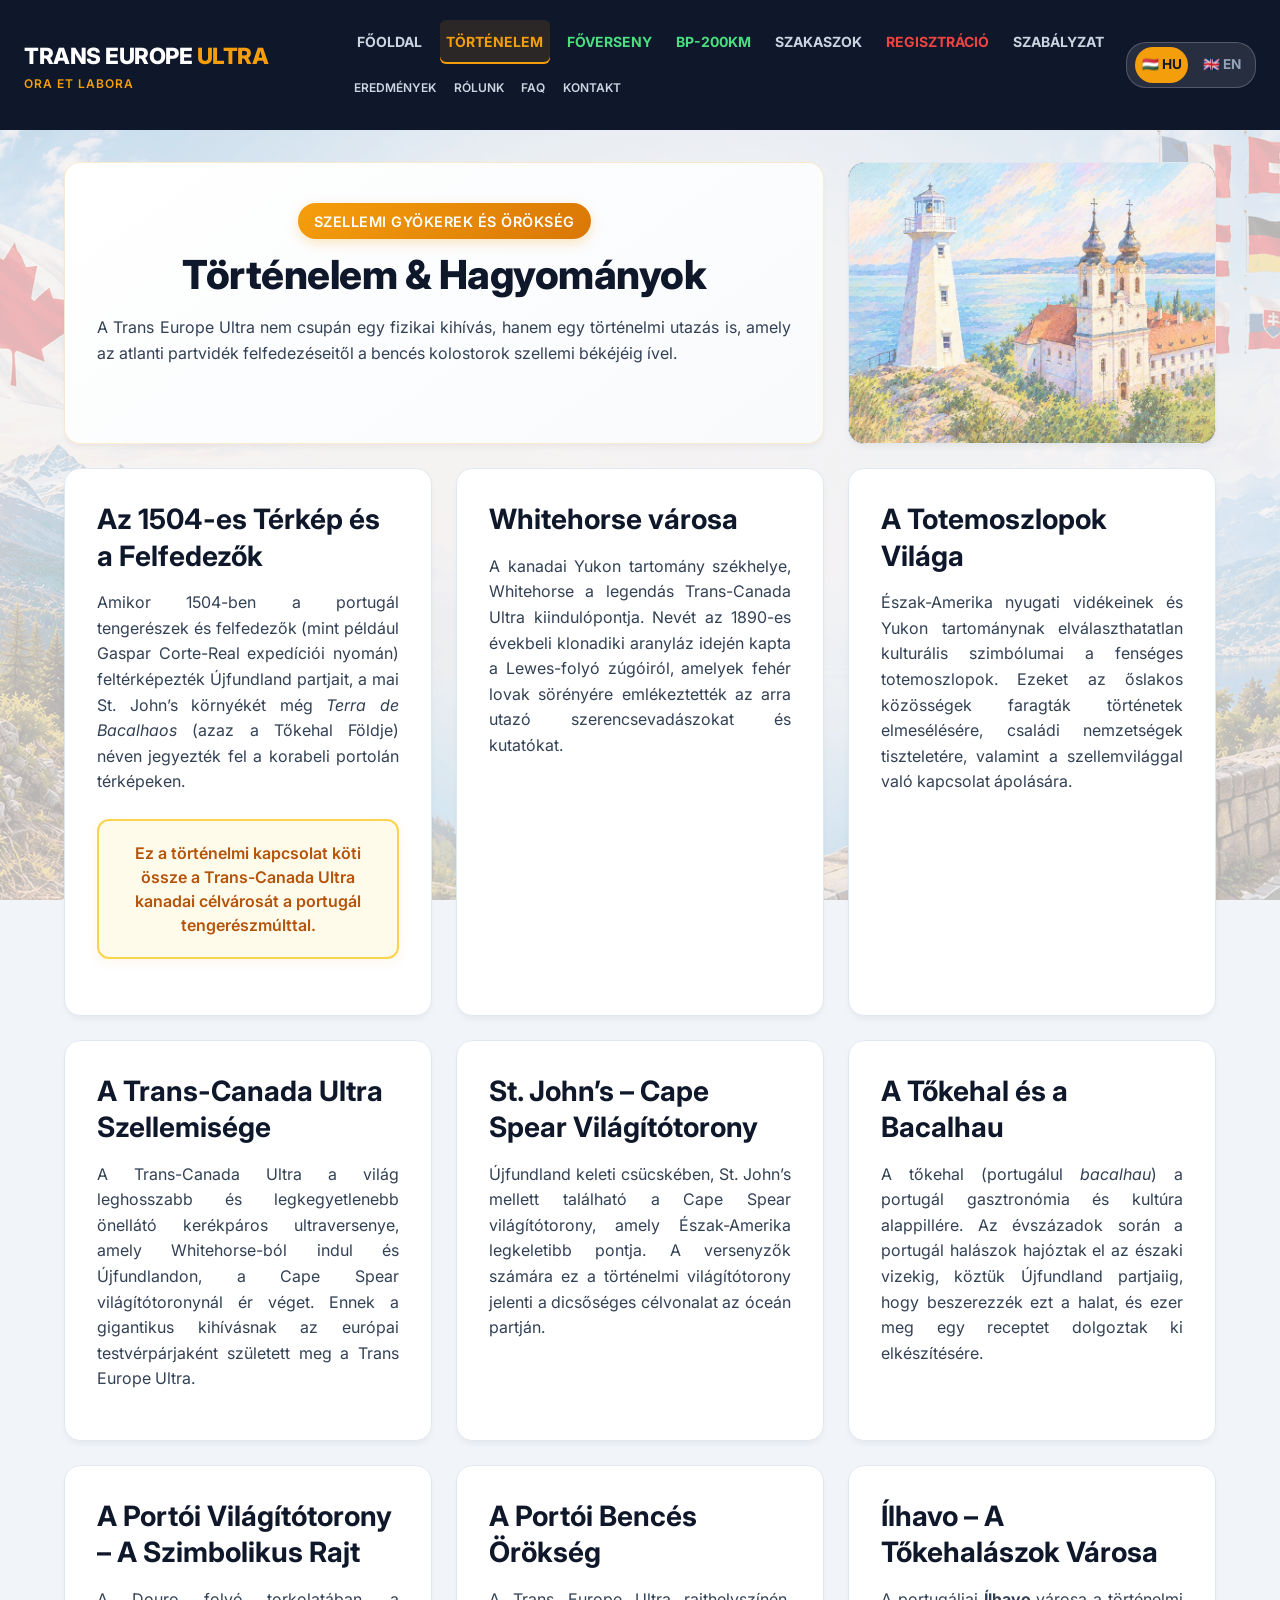
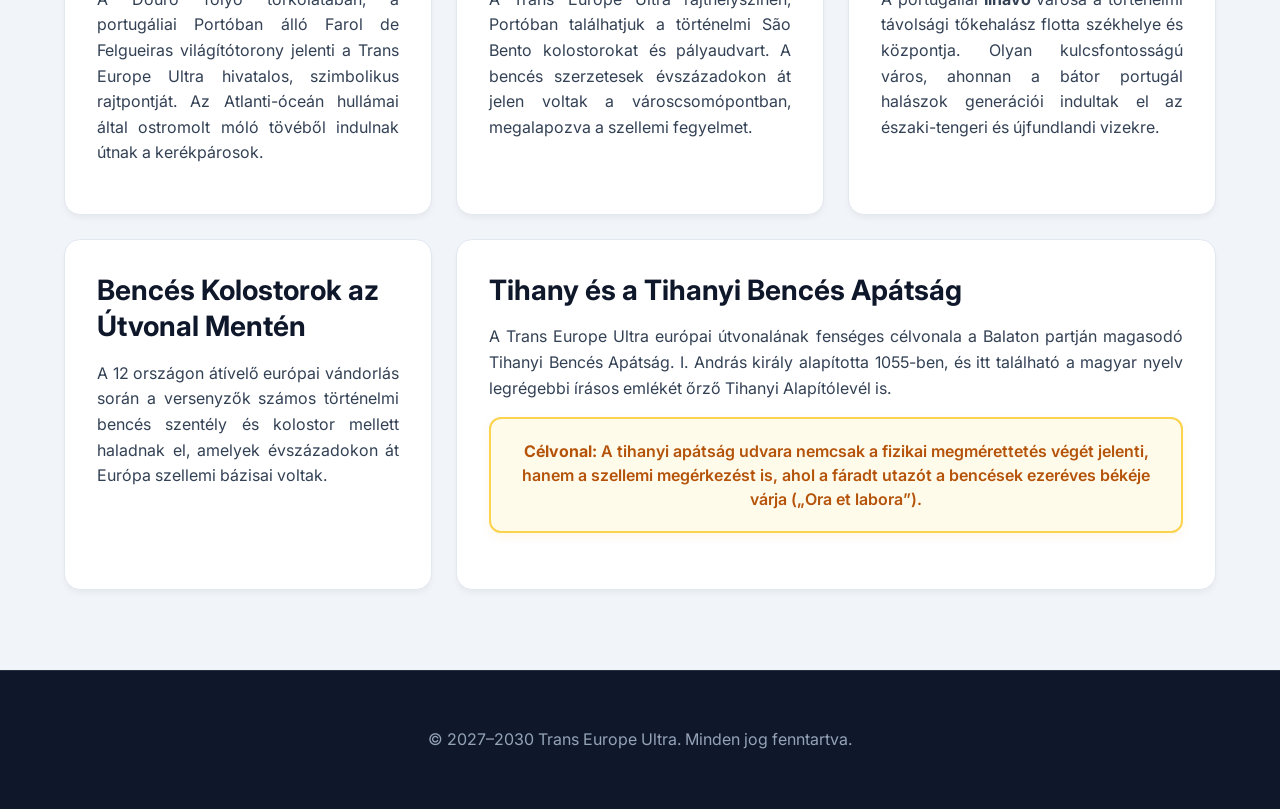
<file: tortenelem.html>
<!DOCTYPE html>
<html lang="hu">
<head>
  <meta charset="UTF-8">
  <meta name="viewport" content="width=device-width, initial-scale=1.0">
  <title>Trans Europe Ultra - Történelem és Szellemi Örökség</title>
  <!-- Modern Google Fonts: Inter -->
  <link rel="preconnect" href="https://fonts.googleapis.com">
  <link rel="preconnect" href="https://fonts.gstatic.com" crossorigin>
  <link href="https://fonts.googleapis.com/css2?family=Inter:wght@300;400;500;600;700;800&display=swap" rel="stylesheet">
  
  <link rel="stylesheet" href="style.css">
  <style>
    body {
      font-family: 'Inter', sans-serif;
      text-align: left;
      font-size: 1rem;
      line-height: 1.6;
      color: #334155;
    }

    /* Egységes szövegtest és címsor méretek */
    p, li, .bento-card p:not(.highlight-box) {
      font-size: 1rem;
      text-align: justify;
      text-justify: inter-word;
      margin-bottom: 1rem;
    }

    h1 {
      font-size: 2.5rem !important;
      font-weight: 800 !important;
      letter-spacing: -0.5px;
      color: #0f172a !important;
      margin-top: 0;
    }

    h2 {
      font-size: 1.5rem !important;
      font-weight: 700 !important;
      color: #0f172a !important;
      margin-top: 0;
      margin-bottom: 1rem;
    }

    @media (max-width: 968px) {
      nav {
        flex-direction: column;
        gap: 1rem;
      }
      .nav-links {
        display: flex;
        flex-wrap: wrap;
        justify-content: center;
        gap: 0.5rem 1rem;
        padding: 0;
      }
    }

    .lang-switcher {
      display: flex;
      gap: 0.5rem;
      align-items: center;
      background: rgba(255, 255, 255, 0.1);
      padding: 0.25rem 0.5rem;
      border-radius: 20px;
      border: 1px solid rgba(255, 255, 255, 0.2);
    }
    .lang-switcher a {
      color: #94a3b8;
      text-decoration: none;
      font-size: 0.85rem;
      font-weight: bold;
      padding: 0.2rem 0.4rem;
      border-radius: 50px;
      transition: all 0.2s;
    }
    .lang-switcher a.active, .lang-switcher a:hover {
      background: #f59e0b;
      color: #0f172a;
    }

    .nav-links a.highlight-green {
      color: #4ade80 !important;
      font-weight: bold;
    }
    .nav-links a.highlight-green:hover {
      color: #86efac !important;
    }

    /* Pirosas kiemelés a regisztráció gombhoz */
    .nav-links a.highlight-red {
      color: #ef4444 !important;
      font-weight: bold;
    }
    .nav-links a.highlight-red:hover {
      color: #f87171 !important;
    }

    .hero-card {
      background: linear-gradient(145deg, #ffffff, #f8fafc);
      border: 1px solid rgba(245, 158, 11, 0.2);
    }
    .hero-badge {
      display: inline-block;
      background: linear-gradient(135deg, #f59e0b, #d97706);
      color: #ffffff;
      padding: 0.4rem 1rem;
      border-radius: 50px;
      font-weight: 600;
      font-size: 0.9rem;
      letter-spacing: 0.5px;
      box-shadow: 0 4px 12px rgba(245, 158, 11, 0.25);
      margin-bottom: 0.75rem;
    }

    /* Középre rendezett sárga kiemelt szövegdoboz */
    .highlight-box {
      background: #fffbeb;
      border: 2px solid #fcd34d;
      padding: 1.25rem 1.5rem;
      margin: 1.5rem 0;
      border-radius: 12px;
      text-align: center !important;
      font-weight: 600;
      font-size: 1rem;
      color: #b45309;
      box-shadow: 0 4px 12px rgba(245, 158, 11, 0.08);
      line-height: 1.5;
    }

    /* Külső hivatkozás stílusa a szövegen belül */
    .content-link {
      color: #d97706;
      text-decoration: none;
      font-weight: 600;
      transition: color 0.2s;
    }
    .content-link:hover {
      color: #b45309;
      text-decoration: underline;
    }
  </style>
  <link rel="stylesheet" href="responsive.css?v=20260930-bp200km">
  <script src="site.js" defer></script>
  <style id="header-typography">
/* Fő navigáció: nagyobb betűk és színes kiemelések. */
header .site-nav .nav-primary li,
header .site-nav .nav-primary a,
header .site-nav .nav-primary a:is(.active, :hover, :focus, :active) {
  font-size: 14px !important;
  font-weight: 700;
  line-height: 1.4;
  letter-spacing: normal;
}
header .site-nav .nav-primary a {
  padding: .45rem .4rem;
  border-radius: 6px;
  transition: background-color .2s, color .2s;
}
header .site-nav .nav-primary a:hover {
  background: rgba(255, 255, 255, .08);
}
header .site-nav .nav-primary a.active {
  background: rgba(245, 158, 11, .12);
  color: #f59e0b;
  box-shadow: inset 0 -2px #f59e0b;
}
header .site-nav .nav-primary a.highlight-green { color: #4ade80 !important; }
header .site-nav .nav-primary a.highlight-green:hover { background: rgba(74, 222, 128, .10); color: #86efac !important; }
header .site-nav .nav-primary a.highlight-green.active { background: rgba(74, 222, 128, .12); box-shadow: inset 0 -2px #4ade80; }
header .site-nav .nav-primary a.highlight-red { color: #ef4444 !important; }
header .site-nav .nav-primary a.highlight-red:hover { background: rgba(239, 68, 68, .10); color: #f87171 !important; }
header .site-nav .nav-primary a.highlight-red.active { background: rgba(239, 68, 68, .12); box-shadow: inset 0 -2px #ef4444; }
header .site-nav .nav-secondary li,
header .site-nav .nav-secondary a,
header .site-nav .nav-secondary a:is(.active, :hover, :focus, :active) {
  font-size: 12px !important;
  line-height: 1.4;
  letter-spacing: normal;
}
  </style>
</head>
<body>

  <header>
    <nav class="site-nav" aria-label="Fő navigáció">
      <div class="brand">
        <a href="index.html" class="logo">TRANS EUROPE <span>ULTRA</span></a>
        <span class="brand-motto">ORA ET LABORA</span>
      </div>
      <button class="menu-toggle" type="button" aria-controls="site-menu" aria-expanded="false">☰ Menü</button>
      <div class="nav-content" id="site-menu">
        <div class="nav-groups">
          <ul class="nav-links nav-primary">
            <li><a href="index.html">FŐOLDAL</a></li>
            <li><a href="tortenelem.html" class="active" aria-current="page">TÖRTÉNELEM</a></li>
            <li><a href="foverseny.html" class="highlight-green">FŐVERSENY</a></li>
            <li><a href="bikepacking-200.html" class="highlight-green">BP-200KM</a></li>
            <li><a href="szakaszok.html">SZAKASZOK</a></li>
            <li><a href="regisztracio.html" class="highlight-red">REGISZTRÁCIÓ</a></li>
            <li><a href="szabalyzat.html">SZABÁLYZAT</a></li>
          </ul>
          <ul class="nav-links nav-secondary">
            <li><a href="eredmenyek.html">EREDMÉNYEK</a></li>
            <li><a href="rolunk.html">RÓLUNK</a></li>
            <li><a href="faq.html">FAQ</a></li>
            <li><a href="kontakt.html">KONTAKT</a></li>
          </ul>
        </div>
        <div class="lang-switcher" aria-label="Nyelvválasztó">
          <a href="#" class="active" title="Magyar" lang="hu">🇭🇺 HU</a>
          <a href="#" title="English" lang="en">🇬🇧 EN</a>
        </div>
      </div>
    </nav>
  </header>

  <!-- BENTO GRID KEZDETE -->
  <div class="bento-container">

    <!-- HERO / FŐ CÍM (2 oszlop) -->
    <div class="bento-card col-span-2 hero-card" style="text-align: center; padding: 2.5rem 2rem;">
      <span class="hero-badge">SZELLEMI GYÖKEREK ÉS ÖRÖKSÉG</span>
      <h1>Történelem & Hagyományok</h1>
      <p style="max-width: 750px; margin: 0 auto;">
        A Trans Europe Ultra nem csupán egy fizikai kihívás, hanem egy történelmi utazás is, amely az atlanti partvidék felfedezéseitől a bencés kolostorok szellemi békéjéig ível.
      </p>
    </div>

    <!-- 1. KÉP DOBOZ (1 oszlop) - placeholder-hero.jpg -->
    <div class="bento-card bento-image-card">
      <div class="image-wrapper">
        <img src="placeholder-hero.jpg" alt="Trans Europe Ultra - Történelmi örökség">
      </div>
    </div>

    <!-- 2. 1504-es térkép és portugál felfedezők -->
    <div class="bento-card">
      <h2>Az 1504-es Térkép és a Felfedezők</h2>
      <p>Amikor 1504-ben a portugál tengerészek és felfedezők (mint például Gaspar Corte-Real expedíciói nyomán) feltérképezték Újfundland partjait, a mai St. John’s környékét még <em>Terra de Bacalhaos</em> (azaz a Tőkehal Földje) néven jegyezték fel a korabeli portolán térképeken.</p>
      <div class="highlight-box">
        Ez a történelmi kapcsolat köti össze a Trans-Canada Ultra kanadai célvárosát a portugál tengerészmúlttal.
      </div>
    </div>

    <!-- 3. Whitehorse városa -->
    <div class="bento-card">
      <h2>Whitehorse városa</h2>
      <p>A kanadai Yukon tartomány székhelye, Whitehorse a legendás Trans-Canada Ultra kiindulópontja. Nevét az 1890-es évekbeli klonadiki aranyláz idején kapta a Lewes-folyó zúgóiról, amelyek fehér lovak sörényére emlékeztették az arra utazó szerencsevadászokat és kutatókat.</p>
    </div>

    <!-- 4. Totemoszlopok -->
    <div class="bento-card">
      <h2>A Totemoszlopok Világa</h2>
      <p>Észak-Amerika nyugati vidékeinek és Yukon tartománynak elválaszthatatlan kulturális szimbólumai a fenséges totemoszlopok. Ezeket az őslakos közösségek faragták történetek elmesélésére, családi nemzetségek tiszteletére, valamint a szellemvilággal való kapcsolat ápolására.</p>
    </div>

    <!-- 5. Trans-Canada Ultra -->
    <div class="bento-card">
      <h2>A Trans-Canada Ultra Szellemisége</h2>
      <p>A Trans-Canada Ultra a világ leghosszabb és legkegyetlenebb önellátó kerékpáros ultraversenye, amely Whitehorse-ból indul és Újfundlandon, a Cape Spear világítótoronynál ér véget. Ennek a gigantikus kihívásnak az európai testvérpárjaként született meg a Trans Europe Ultra.</p>
    </div>

    <!-- 6. St. John's-i világítótorony -->
    <div class="bento-card">
      <h2>St. John’s – Cape Spear Világítótorony</h2>
      <p>Újfundland keleti csücskében, St. John’s mellett található a Cape Spear világítótorony, amely Észak-Amerika legkeletibb pontja. A versenyzők számára ez a történelmi világítótorony jelenti a dicsőséges célvonalat az óceán partján.</p>
    </div>

    <!-- 7. Tőkehal halászat és portugál nemzeti eledel -->
    <div class="bento-card">
      <h2>A Tőkehal és a Bacalhau</h2>
      <p>A tőkehal (portugálul <em>bacalhau</em>) a portugál gasztronómia és kultúra alappillére. Az évszázadok során a portugál halászok hajóztak el az északi vizekig, köztük Újfundland partjaiig, hogy beszerezzék ezt a halat, és ezer meg egy receptet dolgoztak ki elkészítésére.</p>
    </div>

    <!-- 8. Portói világítótorony (Farol de Felgueiras) mint szimbolikus rajt -->
    <div class="bento-card">
      <h2>A Portói Világítótorony – A Szimbolikus Rajt</h2>
      <p>A Douro folyó torkolatában, a portugáliai Portóban álló Farol de Felgueiras világítótorony jelenti a Trans Europe Ultra hivatalos, szimbolikus rajtpontját. Az Atlanti-óceán hullámai által ostromolt móló tövéből indulnak útnak a kerékpárosok.</p>
    </div>

    <!-- 9. Portói bencések -->
    <div class="bento-card">
      <h2>A Portói Bencés Örökség</h2>
      <p>A Trans Europe Ultra rajthelyszínén, Portóban találhatjuk a történelmi São Bento kolostorokat és pályaudvart. A bencés szerzetesek évszázadokon át jelen voltak a városcsomópontban, megalapozva a szellemi fegyelmet.</p>
    </div>

    <!-- 10. Ílhavo városa és a tőkehalászati kapcsolat -->
    <div class="bento-card">
      <h2>Ílhavo – A Tőkehalászok Városa</h2>
      <p>A portugáliai <strong>Ílhavo</strong> városa a történelmi távolsági tőkehalász flotta székhelye és központja. Olyan kulcsfontosságú város, ahonnan a bátor portugál halászok generációi indultak el az északi-tengeri és újfundlandi vizekre.</p>
    </div>

    <!-- 11. Európa bencés kolostorai az útvonalon -->
    <div class="bento-card">
      <h2>Bencés Kolostorok az Útvonal Mentén</h2>
      <p>A 12 országon átívelő európai vándorlás során a versenyzők számos történelmi bencés szentély és kolostor mellett haladnak el, amelyek évszázadokon át Európa szellemi bázisai voltak.</p>
    </div>

    <!-- 12. Tihany bemutatása és a Bencés Apátság (Széles doboz: 2 oszlop) -->
    <div class="bento-card col-span-2">
      <h2>Tihany és a Tihanyi Bencés Apátság</h2>
      <p>A Trans Europe Ultra európai útvonalának fenséges célvonala a Balaton partján magasodó Tihanyi Bencés Apátság. I. András király alapította 1055-ben, és itt található a magyar nyelv legrégebbi írásos emlékét őrző Tihanyi Alapítólevél is.</p>
      
      <div class="highlight-box" style="margin-top: 1rem;">
        <strong>Célvonal:</strong> A tihanyi apátság udvara nemcsak a fizikai megmérettetés végét jelenti, hanem a szellemi megérkezést is, ahol a fáradt utazót a bencések ezeréves békéje várja („Ora et labora”).
      </div>
    </div>

  </div>
  <!-- BENTO GRID VÉGE -->

  <footer>
    <p>&copy; 2027–2030 Trans Europe Ultra. Minden jog fenntartva.</p>
  </footer>

</body>
</html>
</file>
<file: style.css>
body {
      font-family: 'Inter', sans-serif;
      text-align: left;
      font-size: 1rem; /* Egységes alap szövegtest méret */
      line-height: 1.6;
      color: #334155;
    }

    /* Egységes szövegtest és címsor méretek */
    p, li, .panel p {
      font-size: 1rem;
      text-align: justify;
      text-justify: inter-word;
      margin-bottom: 1rem;
    }

    h1 {
      font-size: 2.5rem;
      font-weight: 800;
      letter-spacing: -0.5px;
      color: #0f172a;
    }

    h2 {
      font-size: 1.75rem;
      font-weight: 700;
      color: #0f172a;
      margin-top: 0;
      margin-bottom: 1rem;
    }

    @media (max-width: 968px) {
      nav {
        flex-direction: column;
        gap: 1rem;
      }
      .nav-links {
        display: flex;
        flex-wrap: wrap;
        justify-content: center;
        gap: 0.5rem 1rem;
        padding: 0;
      }
    }

    .lang-switcher {
      display: flex;
      gap: 0.5rem;
      align-items: center;
      background: rgba(255, 255, 255, 0.1);
      padding: 0.25rem 0.5rem;
      border-radius: 20px;
      border: 1px solid rgba(255, 255, 255, 0.2);
    }
    .lang-switcher a {
      color: #94a3b8;
      text-decoration: none;
      font-size: 0.85rem;
      font-weight: bold;
      padding: 0.2rem 0.4rem;
      border-radius: 50px;
      transition: all 0.2s;
    }
    .lang-switcher a.active, .lang-switcher a:hover {
      background: #f59e0b;
      color: #0f172a;
    }

    .nav-links a.highlight-green {
      color: #4ade80 !important;
      font-weight: bold;
    }
    .nav-links a.highlight-green:hover {
      color: #86efac !important;
    }

    /* Pirosas kiemelés a regisztráció gombhoz */
    .nav-links a.highlight-red {
      color: #ef4444 !important;
      font-weight: bold;
    }
    .nav-links a.highlight-red:hover {
      color: #f87171 !important;
    }

    .hero-card {
      background: linear-gradient(145deg, #ffffff, #f8fafc);
      border: 1px solid rgba(245, 158, 11, 0.2);
    }
    .hero-badge {
      display: inline-block;
      background: linear-gradient(135deg, #f59e0b, #d97706);
      color: #ffffff;
      padding: 0.4rem 1rem;
      border-radius: 50px;
      font-weight: 600;
      font-size: 0.9rem;
      letter-spacing: 0.5px;
      box-shadow: 0 4px 12px rgba(245, 158, 11, 0.25);
      margin-bottom: 0.75rem;
    }

    /* Képdoboz szöveg nélkül, teljes magasságú kitöltéssel */
    .bento-image-card {
      padding: 0 !important;
      overflow: hidden;
      display: flex;
      flex-direction: column;
      background: #1e293b !important;
    }
    .image-wrapper {
      width: 100%;
      height: 100%;
      min-height: 280px;
      overflow: hidden;
    }
    .bento-image-card img {
      width: 100%;
      height: 100%;
      object-fit: cover;
      display: block;
      transition: transform 0.3s ease;
    }
    .bento-image-card:hover img {
      transform: scale(1.03);
    }

    /* Középre rendezett sárga kiemelt szövegdoboz */
    .highlight-box {
      background: #fffbeb;
      border: 2px solid #fcd34d;
      padding: 1.25rem 1.5rem;
      margin: 1.5rem 0;
      border-radius: 12px;
      text-align: center !important;
      font-weight: 600;
      font-size: 1rem;
      color: #b45309;
      box-shadow: 0 4px 12px rgba(245, 158, 11, 0.08);
      line-height: 1.5;
    }

    /* Külső hivatkozás stílusa a szövegen belül */
    .content-link {
      color: #d97706;
      text-decoration: none;
      font-weight: 600;
      transition: color 0.2s;
    }
    .content-link:hover {
      color: #b45309;
      text-decoration: underline;
    }

    /* Megnövelt, szellősebb lábléc */
    footer {
      padding: 3.5rem 1rem;
      margin-top: 5rem;
      background-color: #0f172a;
      color: #94a3b8;
      text-align: center;
      border-top: 1px solid rgba(255, 255, 255, 0.1);
    }
  
/* Közös alap az index.html vizuális rendszere alapján. */
* { box-sizing: border-box; }
html { color-scheme: light; }
/* A backg.png a style.css fájllal azonos könyvtárban legyen. */
body {
  margin: 0;
  background-color: #f1f5f9;
  background-image: url("backg.png");
  background-size: cover;
  background-position: center center;
  background-repeat: no-repeat;
  background-attachment: fixed;
}
@media (max-width: 700px) {
  body { background-attachment: scroll; }
}
img, video, iframe { max-width: 100%; }
img { height: auto; }
a { color: #d97706; }
button, input, select, textarea { font-family: inherit; }
button, a, input, select, textarea { touch-action: manipulation; }
:focus-visible { outline: 3px solid #f59e0b; outline-offset: 4px; }
header { background: #0f172a; color: #fff; }
.site-nav { max-width: 1440px; margin: auto; padding: 1.25rem 1.5rem; display: flex; flex-wrap: wrap; align-items: center; justify-content: space-between; gap: 1.25rem; }
.brand { display: flex; flex-direction: column; flex-shrink: 0; }
.logo { color: #fff; font-weight: 800; font-size: 1.4rem; text-decoration: none; letter-spacing: -.5px; }
.logo span { color: #f59e0b; }
.brand-motto { font-size: .75rem; color: #f59e0b; font-weight: 600; letter-spacing: 1px; }
.nav-content { display: flex; flex: 1 1 900px; align-items: center; justify-content: flex-end; gap: 1rem; }
.site-nav .nav-links { list-style: none; display: flex; flex-wrap: wrap; justify-content: flex-end; align-items: center; gap: .25rem .7rem; padding: 0; margin: 0; }
.site-nav .nav-links li { margin: 0; font-size: .8rem; text-align: left; }
.nav-links a { display: inline-flex; align-items: center; min-height: 44px; padding: .3rem .2rem; color: #cbd5e1; text-decoration: none; font-weight: 600; }
.nav-links a:hover { color: #f59e0b; }
.nav-links a.active { box-shadow: inset 0 -2px #f59e0b; color: #f59e0b; }
.lang-switcher { flex-shrink: 0; }
.lang-switcher a { display: inline-flex; align-items: center; min-height: 36px; white-space: nowrap; }
.menu-toggle { display: none; color: #fff; background: transparent; border: 1px solid #64748b; border-radius: 8px; padding: .6rem .8rem; font-size: 1rem; min-height: 44px; cursor: pointer; }
.bento-container, .container { width: 100%; max-width: 1200px !important; padding: 0 1.5rem !important; margin: 2rem auto !important; }
.bento-container { display: grid; grid-template-columns: repeat(3, minmax(0, 1fr)); gap: 1.5rem; align-items: stretch; }
.bento-card, .card { min-width: 0; background: #fff; border: 1px solid #e2e8f0; border-radius: 16px; padding: 2rem; box-shadow: 0 4px 6px -1px rgb(0 0 0 / 5%); overflow-wrap: anywhere; }
.col-span-2 { grid-column: span 2; }
.bento-container:has(> .col-span-2):not(:has(> .bento-card:not(.col-span-2))) { grid-template-columns: repeat(2, minmax(0, 1fr)); }
h1 { line-height: 1.2; margin: .5rem 0 1rem; overflow-wrap: anywhere; }
h2 { line-height: 1.3; }
h3 { font-size: 1.25rem; line-height: 1.4; font-weight: 700; color: #0f172a; }
p, li { overflow-wrap: anywhere; }
.accordion-btn { background: #0f172a; color: #fff; cursor: pointer; padding: 1rem; width: 100%; border: 0; text-align: left; font-size: 1rem; font-weight: 600; border-radius: 8px; margin-top: 1rem; }
.accordion-btn.active, .accordion-btn:hover { background: #1e293b; }
.panel { display: none; padding: 0 1rem; background: #f8fafc; border: 1px solid #e2e8f0; border-radius: 0 0 8px 8px; }
.panel.is-open { display: block; }
.table-scroll { max-width: 100%; overflow-x: auto; }
table { width: 100%; border-collapse: collapse; margin: 1rem 0; font-size: .95rem; }
th, td { padding: .75rem 1rem; text-align: left; border-bottom: 1px solid #e2e8f0; }
th { background: #f8fafc; color: #0f172a; }
footer p { text-align: center !important; margin: 0; }
</file>
<file: responsive.css>
/* Egységes tipográfia és reszponzív felülírások az oldalspecifikus CSS után. */
body { font-family: 'Inter', sans-serif; font-size: 1rem; line-height: 1.6; color: #334155; }
h1 { font-size: 2.5rem !important; font-weight: 800; letter-spacing: -.5px; }
h2, .card h2 { font-size: 1.75rem !important; font-weight: 700; margin-top: 0; margin-bottom: 1rem; }
p, .bento-container li, .container li, .panel p { font-size: 1rem !important; }
h3 { font-size: 1.25rem !important; }
.hero-card { background: linear-gradient(145deg, #fff, #f8fafc); border: 1px solid rgba(245,158,11,.2); padding: 2.5rem 2rem; border-radius: 16px; text-align: center; }
.hero-card p { font-size: 1rem !important; }
.card { padding: 2rem; }
footer { padding: 3.5rem 1rem; margin-top: 5rem; background: #0f172a; color: #94a3b8; text-align: center; }
footer p { text-align: center !important; }
.site-nav { flex-direction: row; }
.panel.is-open { display: block; }
.table-scroll table { min-width: 640px; }
@media (max-width: 1200px) {
 .site-nav { align-items: center; }
 .menu-toggle { display: inline-flex; align-items: center; }
 .nav-content { flex-basis: 100%; flex-direction: column; align-items: stretch; }
 .site-nav .nav-links { display: grid; grid-template-columns: repeat(2,minmax(0,1fr)); gap: .25rem .75rem; justify-content: start; }
 .site-nav .nav-links a { width: 100%; }
 .lang-switcher { align-self: flex-start; }
 .js .nav-content { display: none; }
 .js .nav-content.is-open { display: flex; }
 .bento-container { grid-template-columns: repeat(2,minmax(0,1fr)); }
}
@media (max-width: 700px) {
 .site-nav { padding: 1rem; gap: .75rem; }
 .logo { font-size: 1.1rem; }
 .bento-container, .container { padding: 0 1rem !important; margin: 1.25rem auto !important; }
 .bento-container, .bento-container:has(> .col-span-2):not(:has(> .bento-card:not(.col-span-2))) { grid-template-columns: minmax(0,1fr); gap: 1rem; }
 .col-span-2 { grid-column: auto; }
 .bento-card:not(.bento-image-card), .card, .hero-card { padding: 1.5rem 1.25rem !important; }
 h1 { font-size: 1.85rem !important; }
 h2, .card h2 { font-size: 1.4rem !important; }
 h3 { font-size: 1.15rem !important; }
 p, li, .card p, .bento-card p:not(.highlight-box), .panel p { text-align: left !important; }
 .highlight-box { text-align: center !important; padding: 1rem; }
 .contact-grid, .form-grid { grid-template-columns: minmax(0,1fr) !important; }
 .pricing-flex-container { flex-direction: column; }
 .pricing-column, .gpx-feature-item { min-width: 0; }
 .gpx-features { flex-wrap: wrap; }
 .hero-badge { max-width: 100%; font-size: .8rem; }
 footer { margin-top: 3rem; padding: 2.5rem 1rem; }
 footer p { text-align: center !important; }
}
@media (prefers-reduced-motion: reduce) { *, *::before, *::after { scroll-behavior: auto !important; transition: none !important; animation: none !important; } }

/* Két rendezett menüsor: az alsó sor a FŐOLDAL bal széléhez igazodik. */
.nav-groups { min-width: 0; display: flex; flex-direction: column; gap: .15rem; }
.site-nav .nav-links { justify-content: flex-start; }
.site-nav .nav-primary a { font-size: .8rem; }
.site-nav .nav-secondary a { font-size: .75rem; }
.site-nav .nav-secondary li { font-size: .75rem !important; }
.team-grid { display: grid; grid-template-columns: repeat(2,minmax(0,1fr)); gap: 1.5rem; margin-top: 1.5rem; }
.team-card h2 { margin: 1rem 0 .5rem; }
.team-avatar { display: inline-flex; align-items: center; justify-content: center; width: 64px; height: 64px; background: #fffbeb; border: 1px solid #fcd34d; color: #b45309; border-radius: 50%; font-size: 1.3rem; font-weight: 800; }
.team-role { color: #b45309; font-weight: 700; text-align: left; }
.team-note { color: #64748b; margin-top: 1rem; }
@media (min-width: 1201px) {
 .site-nav { flex-wrap: nowrap; }
 .nav-content { flex: 1 1 0; min-width: 0; align-items: center; }
 .site-nav .nav-primary { flex-wrap: nowrap; }
 .site-nav .nav-primary a { white-space: nowrap; }
}
@media (max-width: 1200px) {
 .nav-groups { gap: .75rem; }
 .site-nav .nav-secondary { justify-content: start; }
 .site-nav .nav-primary a { font-size: .9rem; }
 .site-nav .nav-secondary a { font-size: .8rem; }
}
@media (max-width: 700px) {
 .team-grid { grid-template-columns: minmax(0,1fr); gap: 1rem; }
 .team-note { text-align: left; }
}

/* Fő navigáció: nagyobb betűk és színes kiemelések. */
header .site-nav .nav-primary li,
header .site-nav .nav-primary a,
header .site-nav .nav-primary a:is(.active, :hover, :focus, :active) {
  font-size: 14px !important;
  font-weight: 700;
  line-height: 1.4;
  letter-spacing: normal;
}
header .site-nav .nav-primary a {
  padding: .45rem .4rem;
  border-radius: 6px;
  transition: background-color .2s, color .2s;
}
header .site-nav .nav-primary a:hover {
  background: rgba(255, 255, 255, .08);
}
header .site-nav .nav-primary a.active {
  background: rgba(245, 158, 11, .12);
  color: #f59e0b;
  box-shadow: inset 0 -2px #f59e0b;
}
header .site-nav .nav-primary a.highlight-green { color: #4ade80 !important; }
header .site-nav .nav-primary a.highlight-green:hover { background: rgba(74, 222, 128, .10); color: #86efac !important; }
header .site-nav .nav-primary a.highlight-green.active { background: rgba(74, 222, 128, .12); box-shadow: inset 0 -2px #4ade80; }
header .site-nav .nav-primary a.highlight-red { color: #ef4444 !important; }
header .site-nav .nav-primary a.highlight-red:hover { background: rgba(239, 68, 68, .10); color: #f87171 !important; }
header .site-nav .nav-primary a.highlight-red.active { background: rgba(239, 68, 68, .12); box-shadow: inset 0 -2px #ef4444; }
header .site-nav .nav-secondary li,
header .site-nav .nav-secondary a,
header .site-nav .nav-secondary a:is(.active, :hover, :focus, :active) {
  font-size: 12px !important;
  line-height: 1.4;
  letter-spacing: normal;
}
</file>
